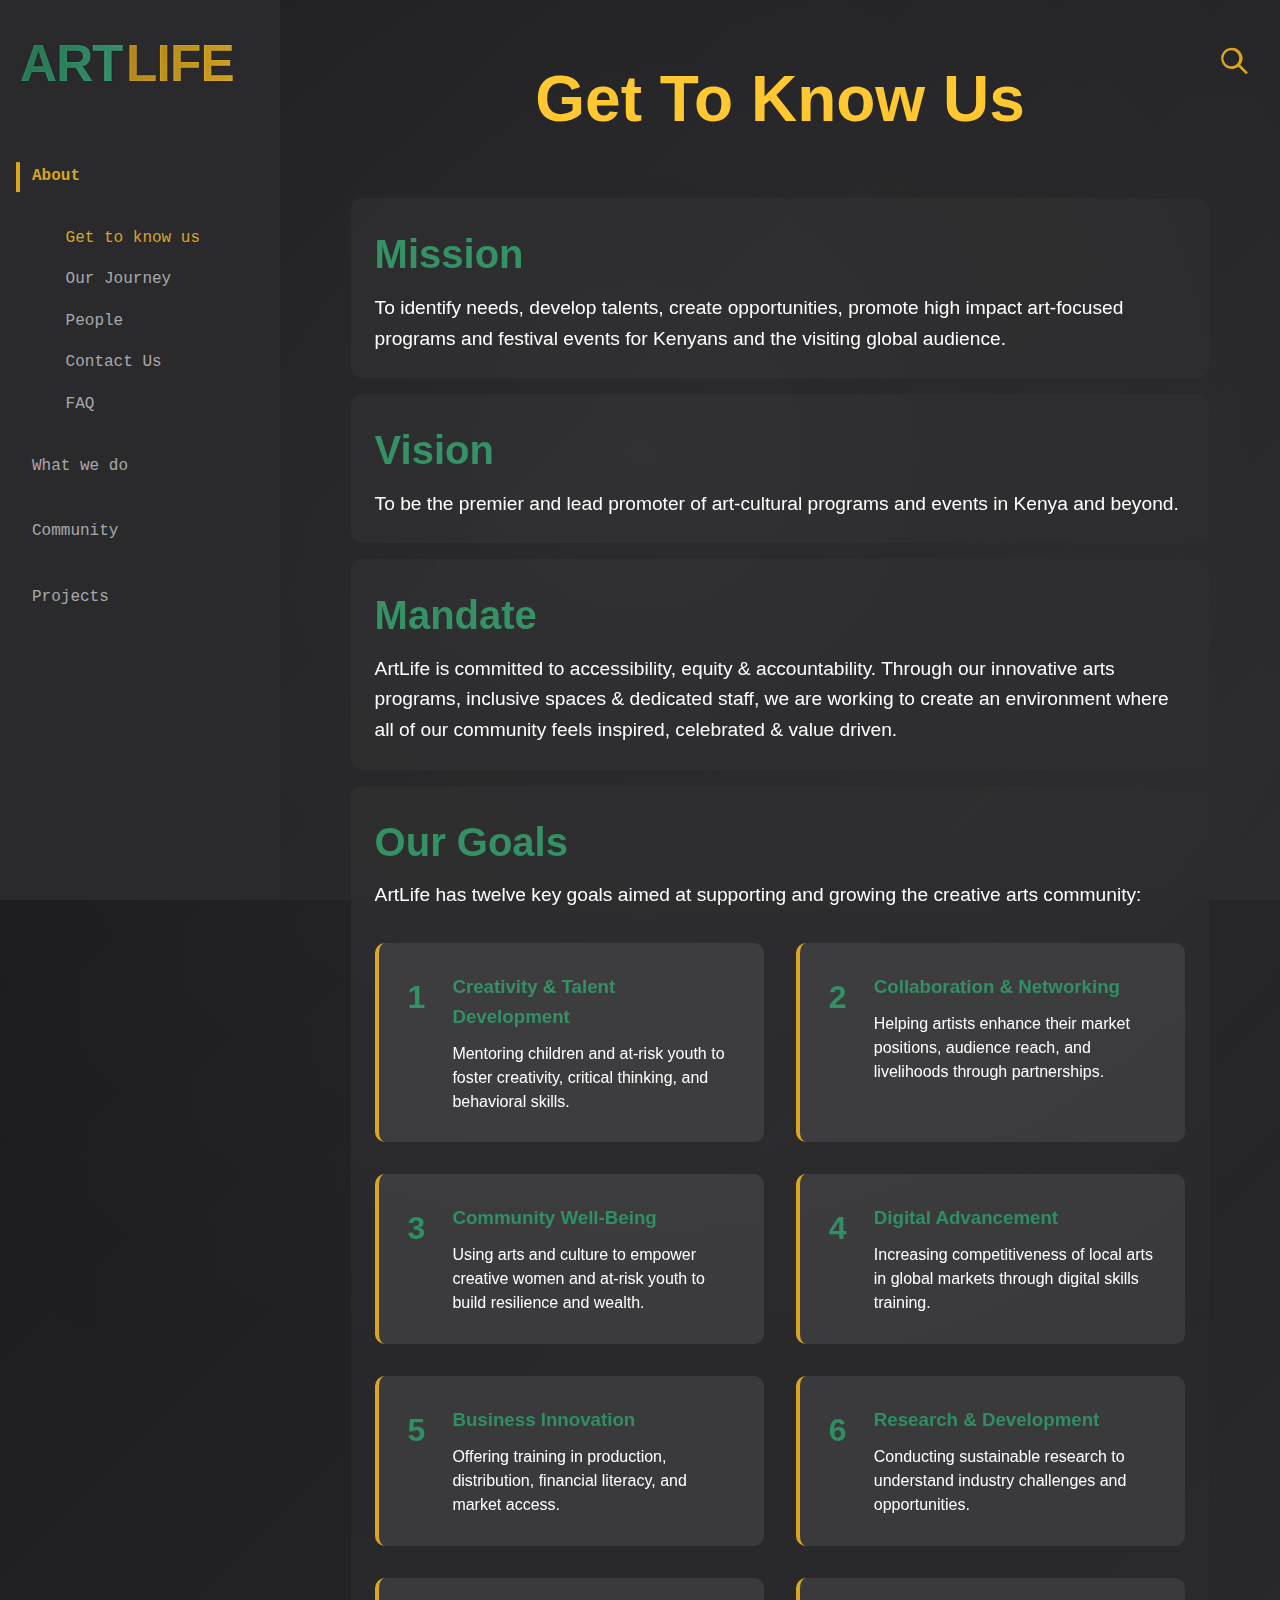
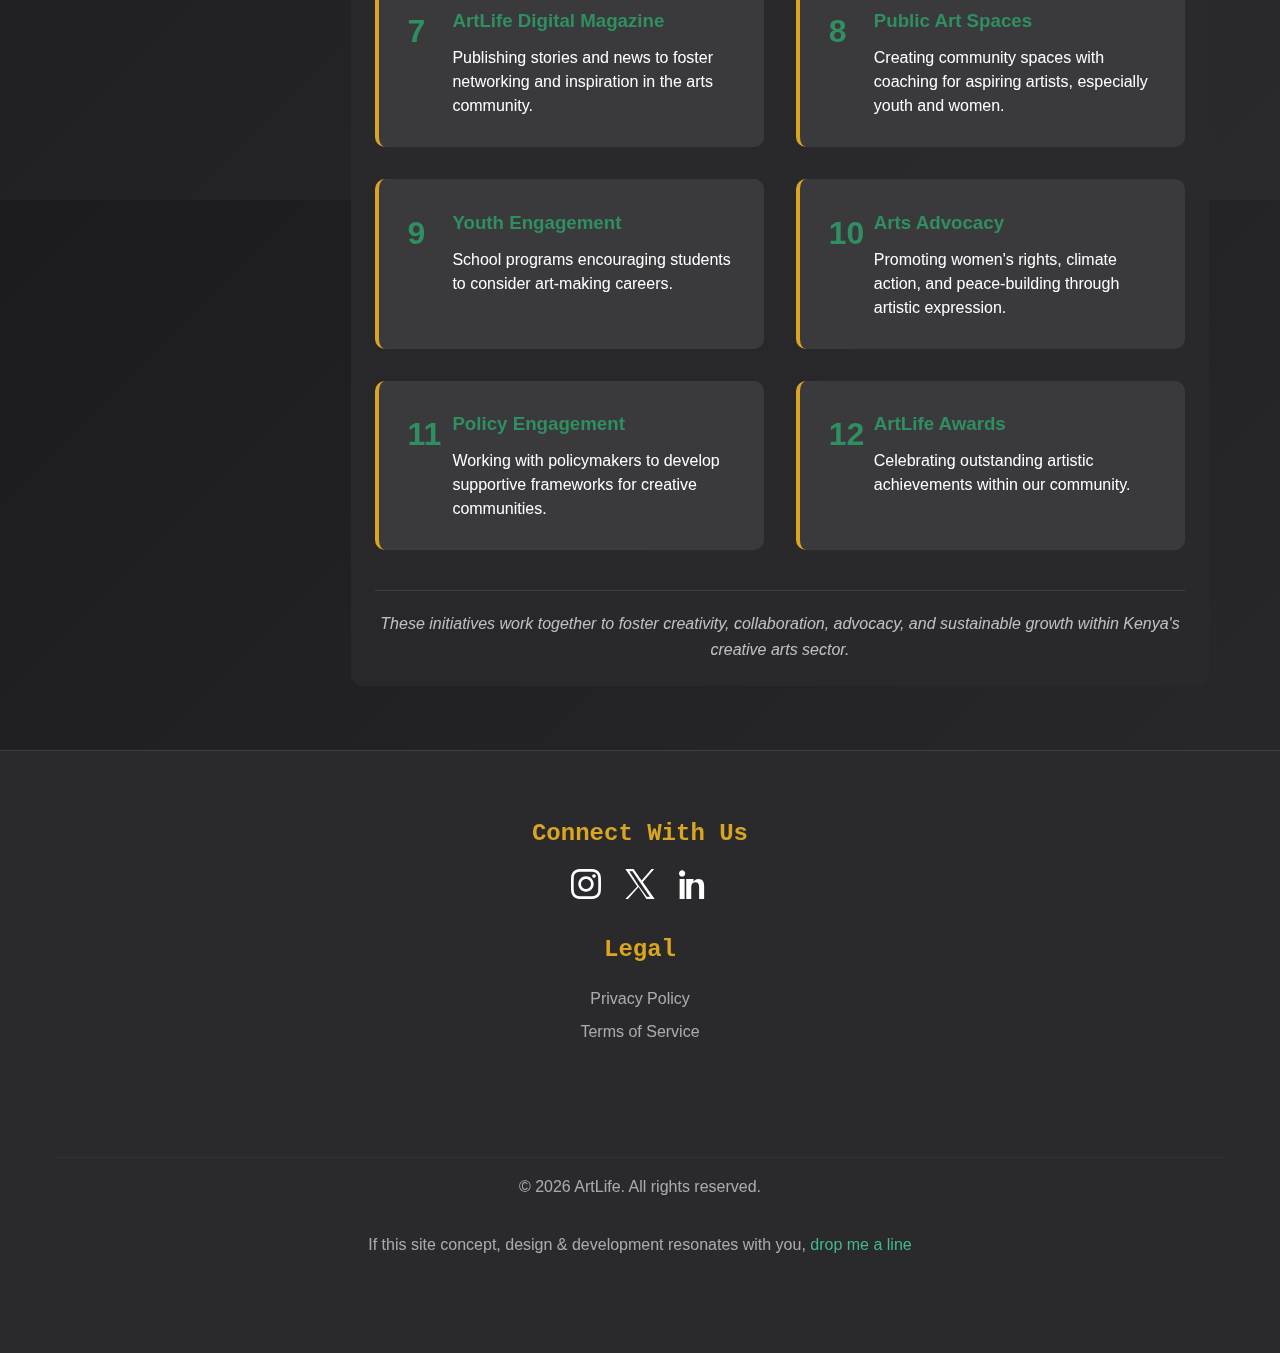
<file: about.html>
<!DOCTYPE html>
<html lang="en">
<head>
  <meta charset="UTF-8">
  <meta name="viewport" content="width=device-width, initial-scale=1.0">
  <title>About | ArtLife</title>
  <link rel="stylesheet" href="css/styles.css">
</head>

<body class="subpage about-page">
  <!-- Logo and Search -->
  <div class="subpage-logo-container">
    <a href="index.html" class="subpage-logo-link">
      <span class="subpage-word art">ART</span>
      <span class="subpage-word life">LIFE</span>
    </a>
  </div>
  
  <div class="subpage-search-container">
    <button class="subpage-search-icon" id="search-toggle" aria-label="Open search">
      <svg xmlns="http://www.w3.org/2000/svg" viewBox="0 0 24 24">
        <path d="M10 2a8 8 0 105.293 14.293l5.707 5.707 1.414-1.414-5.707-5.707A8 8 0 0010 2zm0 2a6 6 0 110 12A6 6 0 0110 4z"/>
      </svg>
    </button>
  </div>

  <!-- Search Overlay -->
  <div id="search-overlay" class="search-overlay">
    <div class="search-box">
      <input type="text" id="search-input" placeholder="Search artworks, programs...">
      <button class="close-search" aria-label="Close search">&times;</button>
    </div>
  </div>

  <aside class="sidebar">
    <nav class="sidebar-nav">
    <a href="about.html" class="nav-link active">About</a>
      
    <!-- Vertical Section Menu -->

    <div class="section-menu">
      <a href="about.html" class="section-menu-item" data-target="GTKU">
        <span>Get to know us</span>
      </a>
      <a href="OurJourney.html" class="section-menu-item" data-target="history">
        <span>Our Journey</span>
      </a>
      <a href="People.html" class="section-menu-item" data-target="people">
        <span>People</span>
      </a> 
      <a href="contact.html" class="section-menu-item" data-target="contact">
        <span>Contact Us</span>
      </a> 
      <a href="faq.html" class="section-menu-item active" data-target="faq-page">
        <span>FAQ</span>
      </a>
    </div>
      
    <a href="what_we_do.html" class="nav-link">What we do</a>
    <a href="support.html" class="nav-link">Community</a>
    <a href="projects.html" class="nav-link">Projects</a>
    </nav>
  </aside>

  <!-- Main Content -->
  <main class="main-content">
    <article>
      <h1 class="about-heading">Get To Know Us</h1>

      <section id="mission" class="content-section">
        <div class="about-subheading">Mission</div>  
        <div class="sub-about-subheading">    
          <p>To identify needs, develop talents, create opportunities, promote high impact art-focused programs and festival events for Kenyans and the visiting global audience.</p>
        </div>
      </section>

      <section id="vision" class="content-section">
        <div class="about-subheading">Vision</div>   
        <div class="sub-about-subheading">      
          <p>To be the premier and lead promoter of art-cultural programs and events in Kenya and beyond.</p>
        </div>       
      </section>

      <section id="mandate" class="content-section">
        <div class="about-subheading">Mandate</div> 
        <div class="sub-about-subheading">      
          <p>ArtLife is committed to accessibility, equity & accountability. Through our innovative arts programs, inclusive spaces & dedicated staff, we are working to create an environment where all of our community feels inspired, celebrated & value driven.</p>
        </div>  
      </section>

      <section id="deliverables" class="content-section">
        <div class="about-subheading">Our Goals</div>  
        <div class="sub-about-subheading">       
          <p>ArtLife has twelve key goals aimed at supporting and growing the creative arts community:</p>
        </div>
        
        <div class="goals-grid">
            <div class="goal-card">
            <div class="goal-number">1</div>
            <div class="goal-content">
                <h3>Creativity & Talent Development</h3>
                <p>Mentoring children and at-risk youth to foster creativity, critical thinking, and behavioral skills.</p>
            </div>
            </div>
            
            <div class="goal-card">
            <div class="goal-number">2</div>
            <div class="goal-content">
                <h3>Collaboration & Networking</h3>
                <p>Helping artists enhance their market positions, audience reach, and livelihoods through partnerships.</p>
            </div>
            </div>
            
            <div class="goal-card">
            <div class="goal-number">3</div>
            <div class="goal-content">
                <h3>Community Well-Being</h3>
                <p>Using arts and culture to empower creative women and at-risk youth to build resilience and wealth.</p>
            </div>
            </div>
            
            <div class="goal-card">
            <div class="goal-number">4</div>
            <div class="goal-content">
                <h3>Digital Advancement</h3>
                <p>Increasing competitiveness of local arts in global markets through digital skills training.</p>
            </div>
            </div>
            
            <div class="goal-card">
            <div class="goal-number">5</div>
            <div class="goal-content">
                <h3>Business Innovation</h3>
                <p>Offering training in production, distribution, financial literacy, and market access.</p>
            </div>
            </div>
            
            <div class="goal-card">
            <div class="goal-number">6</div>
            <div class="goal-content">
                <h3>Research & Development</h3>
                <p>Conducting sustainable research to understand industry challenges and opportunities.</p>
            </div>
            </div>
            
            <div class="goal-card">
            <div class="goal-number">7</div>
            <div class="goal-content">
                <h3>ArtLife Digital Magazine</h3>
                <p>Publishing stories and news to foster networking and inspiration in the arts community.</p>
            </div>
            </div>
            
            <div class="goal-card">
            <div class="goal-number">8</div>
            <div class="goal-content">
                <h3>Public Art Spaces</h3>
                <p>Creating community spaces with coaching for aspiring artists, especially youth and women.</p>
            </div>
            </div>
            
            <div class="goal-card">
            <div class="goal-number">9</div>
            <div class="goal-content">
                <h3>Youth Engagement</h3>
                <p>School programs encouraging students to consider art-making careers.</p>
            </div>
            </div>
            
            <div class="goal-card">
            <div class="goal-number">10</div>
            <div class="goal-content">
                <h3>Arts Advocacy</h3>
                <p>Promoting women's rights, climate action, and peace-building through artistic expression.</p>
            </div>
            </div>
            
            <div class="goal-card">
            <div class="goal-number">11</div>
            <div class="goal-content">
                <h3>Policy Engagement</h3>
                <p>Working with policymakers to develop supportive frameworks for creative communities.</p>
            </div>
            </div>
            
            <div class="goal-card">
            <div class="goal-number">12</div>
            <div class="goal-content">
                <h3>ArtLife Awards</h3>
                <p>Celebrating outstanding artistic achievements within our community.</p>
            </div>
            </div>
        </div>
        
        <p class="goals-summary">These initiatives work together to foster creativity, collaboration, advocacy, and sustainable growth within Kenya's creative arts sector.</p>
      </section>
      
    </article>
  </main>  

  <!-- Footer -->
  <footer class="site-footer reveal">
    <div class="footer-content">
      <div class="footer-group">
        <div class="footer-section">
          <h3>Connect With Us</h3>
          <div class="social-links">
            <a href="https://www.instagram.com/art_life_group_/" target="_blank" rel="noopener noreferrer" aria-label="Instagram">
              <svg class="social-icon" xmlns="http://www.w3.org/2000/svg" viewBox="0 0 24 24" width="24" height="24">
                <path d="M12 2.163c3.204 0 3.584.012 4.85.07 3.252.148 4.771 1.691 4.919 4.919.058 1.265.069 1.645.069 4.849 0 3.205-.012 3.584-.069 4.849-.149 3.225-1.664 4.771-4.919 4.919-1.266.058-1.644.07-4.85.07-3.204 0-3.584-.012-4.849-.07-3.26-.149-4.771-1.699-4.919-4.92-.058-1.265-.07-1.644-.07-4.849 0-3.204.013-3.583.07-4.849.149-3.227 1.664-4.771 4.919-4.919 1.266-.057 1.645-.069 4.849-.069zm0-2.163c-3.259 0-3.667.014-4.947.072-4.358.2-6.78 2.618-6.98 6.98-.059 1.281-.073 1.689-.073 4.948 0 3.259.014 3.668.072 4.948.2 4.358 2.618 6.78 6.98 6.98 1.281.058 1.689.072 4.948.072 3.259 0 3.668-.014 4.948-.072 4.354-.2 6.782-2.618 6.979-6.98.059-1.28.073-1.689.073-4.948 0-3.259-.014-3.667-.072-4.947-.196-4.354-2.617-6.78-6.979-6.98-1.281-.059-1.69-.073-4.949-.073zm0 5.838c-3.403 0-6.162 2.759-6.162 6.162s2.759 6.163 6.162 6.163 6.162-2.759 6.162-6.163c0-3.403-2.759-6.162-6.162-6.162zm0 10.162c-2.209 0-4-1.79-4-4 0-2.209 1.791-4 4-4s4 1.791 4 4c0 2.21-1.791 4-4 4zm6.406-11.845c-.796 0-1.441.645-1.441 1.44s.645 1.44 1.441 1.44c.795 0 1.439-.645 1.439-1.44s-.644-1.44-1.439-1.44z"/>
              </svg>
            </a>
            <a href="https://x.com/Art_Life_Group" target="_blank" rel="noopener noreferrer" aria-label="Twitter">
              <svg class="social-icon" xmlns="http://www.w3.org/2000/svg" viewBox="0 0 1200 1227" width="32" height="32" fill="white">
                <path d="M714.299 536.809 1181.38 0H1073.9L664.906 470.61 337.154 0H0L489.932 710.652 0 1227h107.477l433.206-488.444L862.846 1227H1200L714.299 536.809Zm-152.289 171.713-50.266-73.648L163.503 90.75h127.736l293.225 429.721 50.266 73.648 372.225 545.813H879.954L562.01 708.522Z"/>
              </svg>
            </a>
            <a href="https://ke.linkedin.com/company/art-life-group" target="_blank" rel="noopener noreferrer" aria-label="LinkedIn">
              <svg class="social-icon" xmlns="http://www.w3.org/2000/svg" viewBox="0 0 24 24" width="24" height="24">
                <path d="M4.98 3.5C4.98 4.88 3.88 6 2.5 6S0 4.88 0 3.5 1.12 1 2.5 1 4.98 2.12 4.98 3.5zM.5 8h4V24h-4V8zm7.5 0h3.6v2.2h.1c.5-.9 1.8-2.2 3.7-2.2 4 0 4.7 2.6 4.7 6v9.9h-4v-8.7c0-2.1-.1-4.7-2.9-4.7-2.9 0-3.4 2.3-3.4 4.6v8.8h-4V8z"/>
              </svg>
            </a>
          </div>
        </div>    

        <div class="footer-section">
          <h3>Legal</h3>
          <a href="privacy.html">Privacy Policy</a>
          <a href="terms.html">Terms of Service</a>
        </div>
      </div>

      <div class="copyright">
        <p>&copy; <span id="current-year"></span> ArtLife. All rights reserved.</p>
      </div>

      <div class="self-promo">
        <p>
          If this site concept, design & development resonates with you, <a href="mailto:kibiwott.studio@proton.me">drop me a line</a>
        </p>
      </div>
    </div>
  </footer>

  <script>
    // Wait for DOM to be fully loaded
    document.addEventListener('DOMContentLoaded', function() {
      // Set current year with error handling
      try {
        const yearElement = document.getElementById('current-year');
        if (yearElement) {
          yearElement.textContent = new Date().getFullYear();
        } else {
          console.warn('Element with ID "current-year" not found');
        }
      } catch (error) {
        console.error('Error setting current year:', error);
      }

      // Enhanced search functionality
      const searchToggle = document.getElementById('search-toggle');
      const searchOverlay = document.getElementById('search-overlay');
      const closeSearch = document.querySelector('.close-search');
      const searchInput = document.getElementById('search-input');

      // Check if search elements exist
      if (searchToggle && searchOverlay && closeSearch && searchInput) {
        // Toggle search overlay
        searchToggle.addEventListener('click', function(e) {
          e.preventDefault();
          searchOverlay.classList.add('active');
          searchInput.focus();
        });

        // Close search
        closeSearch.addEventListener('click', function(e) {
          e.preventDefault();
          closeSearchOverlay();
        });

        // Close when clicking outside or pressing Escape
        searchOverlay.addEventListener('click', function(e) {
          if (e.target === searchOverlay) {
            closeSearchOverlay();
          }
        });

        document.addEventListener('keydown', function(e) {
          if (e.key === 'Escape' && searchOverlay.classList.contains('active')) {
            closeSearchOverlay();
          }
        });

        // Helper function to close search
        function closeSearchOverlay() {
          searchOverlay.classList.remove('active');
          searchInput.value = '';
        }
      } else {
        console.warn('One or more search elements missing');
      }

      // Add your section menu highlighting logic here if needed
      highlightActiveMenuItem();
    });

    // Function to highlight active menu item
    function highlightActiveMenuItem() {
      try {
        const currentPath = window.location.pathname.split('/').pop();
        const navLinks = document.querySelectorAll('.nav-link, .section-menu-item');
        
        navLinks.forEach(link => {
          const linkPath = link.getAttribute('href').split('/').pop();
          if (linkPath === currentPath || 
              (currentPath === 'about_us.html' && linkPath.includes('about'))) {
            link.classList.add('active');
          } else {
            link.classList.remove('active');
          }
        });
      } catch (error) {
        console.error('Error highlighting menu item:', error);
      }
    }
  </script>
</body>
</html>
</file>
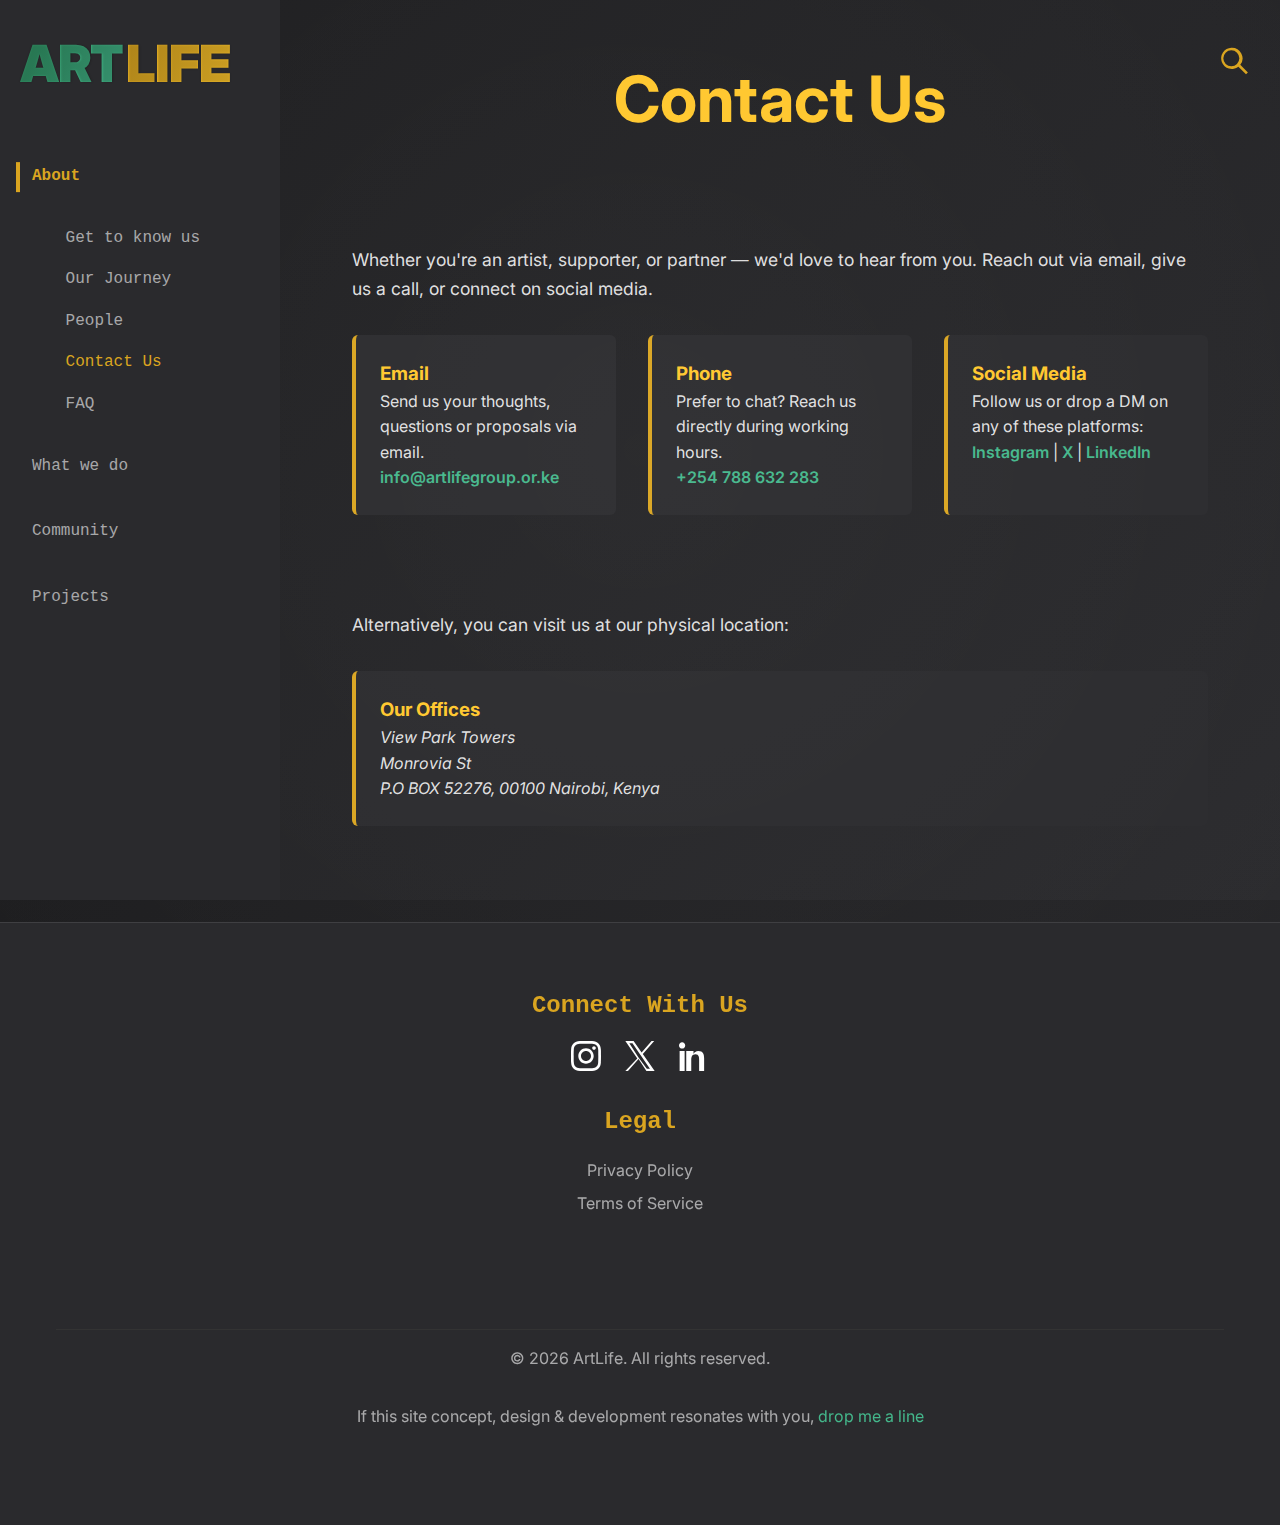
<file: contact.html>
<!DOCTYPE html>
<html lang="en">
<head>
  <meta charset="UTF-8">
  <meta name="viewport" content="width=device-width, initial-scale=1.0">
  <title>Contact Us | ArtLife</title>
  <link rel="stylesheet" href="css/styles.css">
  <link href="https://fonts.googleapis.com/css2?family=Inter:wght@400;600&display=swap" rel="stylesheet">
  <style>
    :root {
      --primary: #DAA520;
      --primary-light: #FFC72C;
      --secondary: #44B78B;
      --secondary-dark: #2F8F61;
      --dark: #1C1C1E;
      --darker: #2A2A2D;
      --light: #FFFFFF;
      --text-light: rgba(255, 255, 255, 0.87);
    }

    .contact-section {
      padding: 3rem 1.5rem;
      max-width: 1400px;
      margin: 0 auto;
    }

    .contact-intro {
      margin-bottom: 2rem;
      font-size: 1.1rem;
    }

    .contact-methods {
      display: flex;
      flex-direction: column;
      gap: 2rem;
    }

    .contact-method {
      background-color: var(--darker);
      padding: 1.5rem;
      border-left: 4px solid var(--primary);
      border-radius: 6px;
    }

    .contact-method h3 {
      margin-top: 0;
      color: var(--primary-light);
    }

    .contact-method a {
      color: var(--secondary);
      text-decoration: none;
      font-weight: 600;
    }

    .contact-method a:hover {
      color: var(--primary);
    }

    @media (min-width: 700px) {
      .contact-methods {
        flex-direction: row;
        justify-content: space-between;
      }

      .contact-method {
        flex: 1;
      }
    }   
  </style>
</head>

<body class="subpage contact-page">
  <!-- Logo and Search -->
  <div class="subpage-logo-container">
    <a href="index.html" class="subpage-logo-link">
      <span class="subpage-word art">ART</span>
      <span class="subpage-word life">LIFE</span>
    </a>
  </div>

  <div class="subpage-search-container">
    <button class="subpage-search-icon" id="search-toggle" aria-label="Open search">
      <svg xmlns="http://www.w3.org/2000/svg" viewBox="0 0 24 24">
        <path d="M10 2a8 8 0 105.293 14.293l5.707 5.707 1.414-1.414-5.707-5.707A8 8 0 0010 2zm0 2a6 6 0 110 12A6 6 0 0110 4z"/>
      </svg>
    </button>
  </div>

  <!-- Search Overlay -->
  <div id="search-overlay" class="search-overlay">
    <div class="search-box">
      <input type="text" id="search-input" placeholder="Search artworks, programs...">
      <button class="close-search" aria-label="Close search">&times;</button>
    </div>
  </div>

 <aside class="sidebar">
    <nav class="sidebar-nav">
    <a href="about.html" class="nav-link active">About</a>
      
    <!-- Vertical Section Menu -->
    <div class="section-menu">
      <a href="about.html" class="section-menu-item" data-target="GTKU">
        <span>Get to know us</span>
      </a>
      <a href="OurJourney.html" class="section-menu-item" data-target="history">
        <span>Our Journey</span>
      </a>
      <a href="People.html" class="section-menu-item" data-target="people">
        <span>People</span>
      </a> 
      <a href="contact.html" class="section-menu-item active" data-target="contact">
        <span>Contact Us</span>
      </a> 
      <a href="faq.html" class="section-menu-item" data-target="faq-page">
        <span>FAQ</span>
      </a>
    </div>
      
    <a href="what_we_do.html" class="nav-link">What we do</a>
    <a href="support.html" class="nav-link">Community</a>
    <a href="projects.html" class="nav-link">Projects</a>
    </nav>
  </aside>

  <!-- Main Content -->
  <main class="main-content">
    <article>
      <header>
        <h1 class="about-heading">Contact Us</h1>
      </header>

      <section class="contact-section">
        <p class="contact-intro">
          Whether you're an artist, supporter, or partner — we'd love to hear from you. Reach out via email, give us a call, or connect on social media.
        </p>

        <div class="contact-methods">
          <div class="contact-method">
            <h3>Email</h3>
            <p>Send us your thoughts, questions or proposals via email.</p>
            <p><a href="mailto:info@artlifegroup.or.ke">info@artlifegroup.or.ke</a></p>
          </div>

          <div class="contact-method">
            <h3>Phone</h3>
            <p>Prefer to chat? Reach us directly during working hours.</p>
            <p><a href="tel:+254788632283">+254 788 632 283</a></p>
          </div>

          <div class="contact-method">
            <h3>Social Media</h3>
            <p>Follow us or drop a DM on any of these platforms:</p>
            <p>
              <a href="https://www.instagram.com/art_life_group_/" target="_blank">Instagram</a> |
              <a href="https://x.com/Art_Life_Group" target="_blank">X</a> | 
              <a href="https://ke.linkedin.com/company/art-life-group" target="_blank">LinkedIn</a>
            </p>
          </div>
        </div>
      </section>

      <section class="contact-section">
        <p class="contact-intro">
          Alternatively, you can visit us at our physical location:
        </p>
        <div class="contact-method">
          <h3>Our Offices</h3>
          <address>
            <p>View Park Towers</p>
            <p>Monrovia St</p>
            <p>P.O BOX 52276, 00100 Nairobi, Kenya</p>
          </address>
        </div>
      </section>

    </article>
  </main>

  <!-- Footer -->
  <footer class="site-footer reveal">
    <div class="footer-content">
      <div class="footer-group">
        <div class="footer-section">
          <h3>Connect With Us</h3>
          <div class="social-links">
            <a href="https://www.instagram.com/art_life_group_/" target="_blank" rel="noopener noreferrer" aria-label="Instagram">
              <svg class="social-icon" xmlns="http://www.w3.org/2000/svg" viewBox="0 0 24 24" width="24" height="24">
                <path d="M12 2.163c3.204 0 3.584.012 4.85.07 3.252.148 4.771 1.691 4.919 4.919.058 1.265.069 1.645.069 4.849 0 3.205-.012 3.584-.069 4.849-.149 3.225-1.664 4.771-4.919 4.919-1.266.058-1.644.07-4.85.07-3.204 0-3.584-.012-4.849-.07-3.26-.149-4.771-1.699-4.919-4.92-.058-1.265-.07-1.644-.07-4.849 0-3.204.013-3.583.07-4.849.149-3.227 1.664-4.771 4.919-4.919 1.266-.057 1.645-.069 4.849-.069zm0-2.163c-3.259 0-3.667.014-4.947.072-4.358.2-6.78 2.618-6.98 6.98-.059 1.281-.073 1.689-.073 4.948 0 3.259.014 3.668.072 4.948.2 4.358 2.618 6.78 6.98 6.98 1.281.058 1.689.072 4.948.072 3.259 0 3.668-.014 4.948-.072 4.354-.2 6.782-2.618 6.979-6.98.059-1.28.073-1.689.073-4.948 0-3.259-.014-3.667-.072-4.947-.196-4.354-2.617-6.78-6.979-6.98-1.281-.059-1.69-.073-4.949-.073zm0 5.838c-3.403 0-6.162 2.759-6.162 6.162s2.759 6.163 6.162 6.163 6.162-2.759 6.162-6.163c0-3.403-2.759-6.162-6.162-6.162zm0 10.162c-2.209 0-4-1.79-4-4 0-2.209 1.791-4 4-4s4 1.791 4 4c0 2.21-1.791 4-4 4zm6.406-11.845c-.796 0-1.441.645-1.441 1.44s.645 1.44 1.441 1.44c.795 0 1.439-.645 1.439-1.44s-.644-1.44-1.439-1.44z"/>
              </svg>
            </a>
            <a href="https://x.com/Art_Life_Group" target="_blank" rel="noopener noreferrer" aria-label="Twitter">
              <svg class="social-icon" xmlns="http://www.w3.org/2000/svg" viewBox="0 0 1200 1227" width="32" height="32" fill="white">
                <path d="M714.299 536.809 1181.38 0H1073.9L664.906 470.61 337.154 0H0L489.932 710.652 0 1227h107.477l433.206-488.444L862.846 1227H1200L714.299 536.809Zm-152.289 171.713-50.266-73.648L163.503 90.75h127.736l293.225 429.721 50.266 73.648 372.225 545.813H879.954L562.01 708.522Z"/>
              </svg>
            </a>
            <a href="https://ke.linkedin.com/company/art-life-group" target="_blank" rel="noopener noreferrer" aria-label="LinkedIn">
              <svg class="social-icon" xmlns="http://www.w3.org/2000/svg" viewBox="0 0 24 24" width="24" height="24">
                <path d="M4.98 3.5C4.98 4.88 3.88 6 2.5 6S0 4.88 0 3.5 1.12 1 2.5 1 4.98 2.12 4.98 3.5zM.5 8h4V24h-4V8zm7.5 0h3.6v2.2h.1c.5-.9 1.8-2.2 3.7-2.2 4 0 4.7 2.6 4.7 6v9.9h-4v-8.7c0-2.1-.1-4.7-2.9-4.7-2.9 0-3.4 2.3-3.4 4.6v8.8h-4V8z"/>
              </svg>
            </a>
          </div>
        </div>    

        <div class="footer-section">
          <h3>Legal</h3>
          <a href="privacy.html">Privacy Policy</a>
          <a href="terms.html">Terms of Service</a>
        </div>
      </div>

      <div class="copyright">
        <p>&copy; <span id="current-year"></span> ArtLife. All rights reserved.</p>
      </div>

      <div class="self-promo">
        <p>
          If this site concept, design & development resonates with you, <a href="mailto:kibiwott.studio@proton.me">drop me a line</a>
        </p>
      </div>
    </div>
  </footer>

  <script>
    // Set current year
    document.getElementById('current-year').textContent = new Date().getFullYear();

    // Search functionality
    const searchToggle = document.getElementById('search-toggle');
    const searchOverlay = document.getElementById('search-overlay');
    const closeSearch = document.querySelector('.close-search');

    searchToggle.addEventListener('click', () => {
      searchOverlay.classList.add('active');
      document.getElementById('search-input').focus();
    });

    closeSearch.addEventListener('click', () => {
      searchOverlay.classList.remove('active');
    });

    searchOverlay.addEventListener('click', (e) => {
      if (e.target === searchOverlay) {
        searchOverlay.classList.remove('active');
      }
    });
  </script>
</body>
</html>
</file>
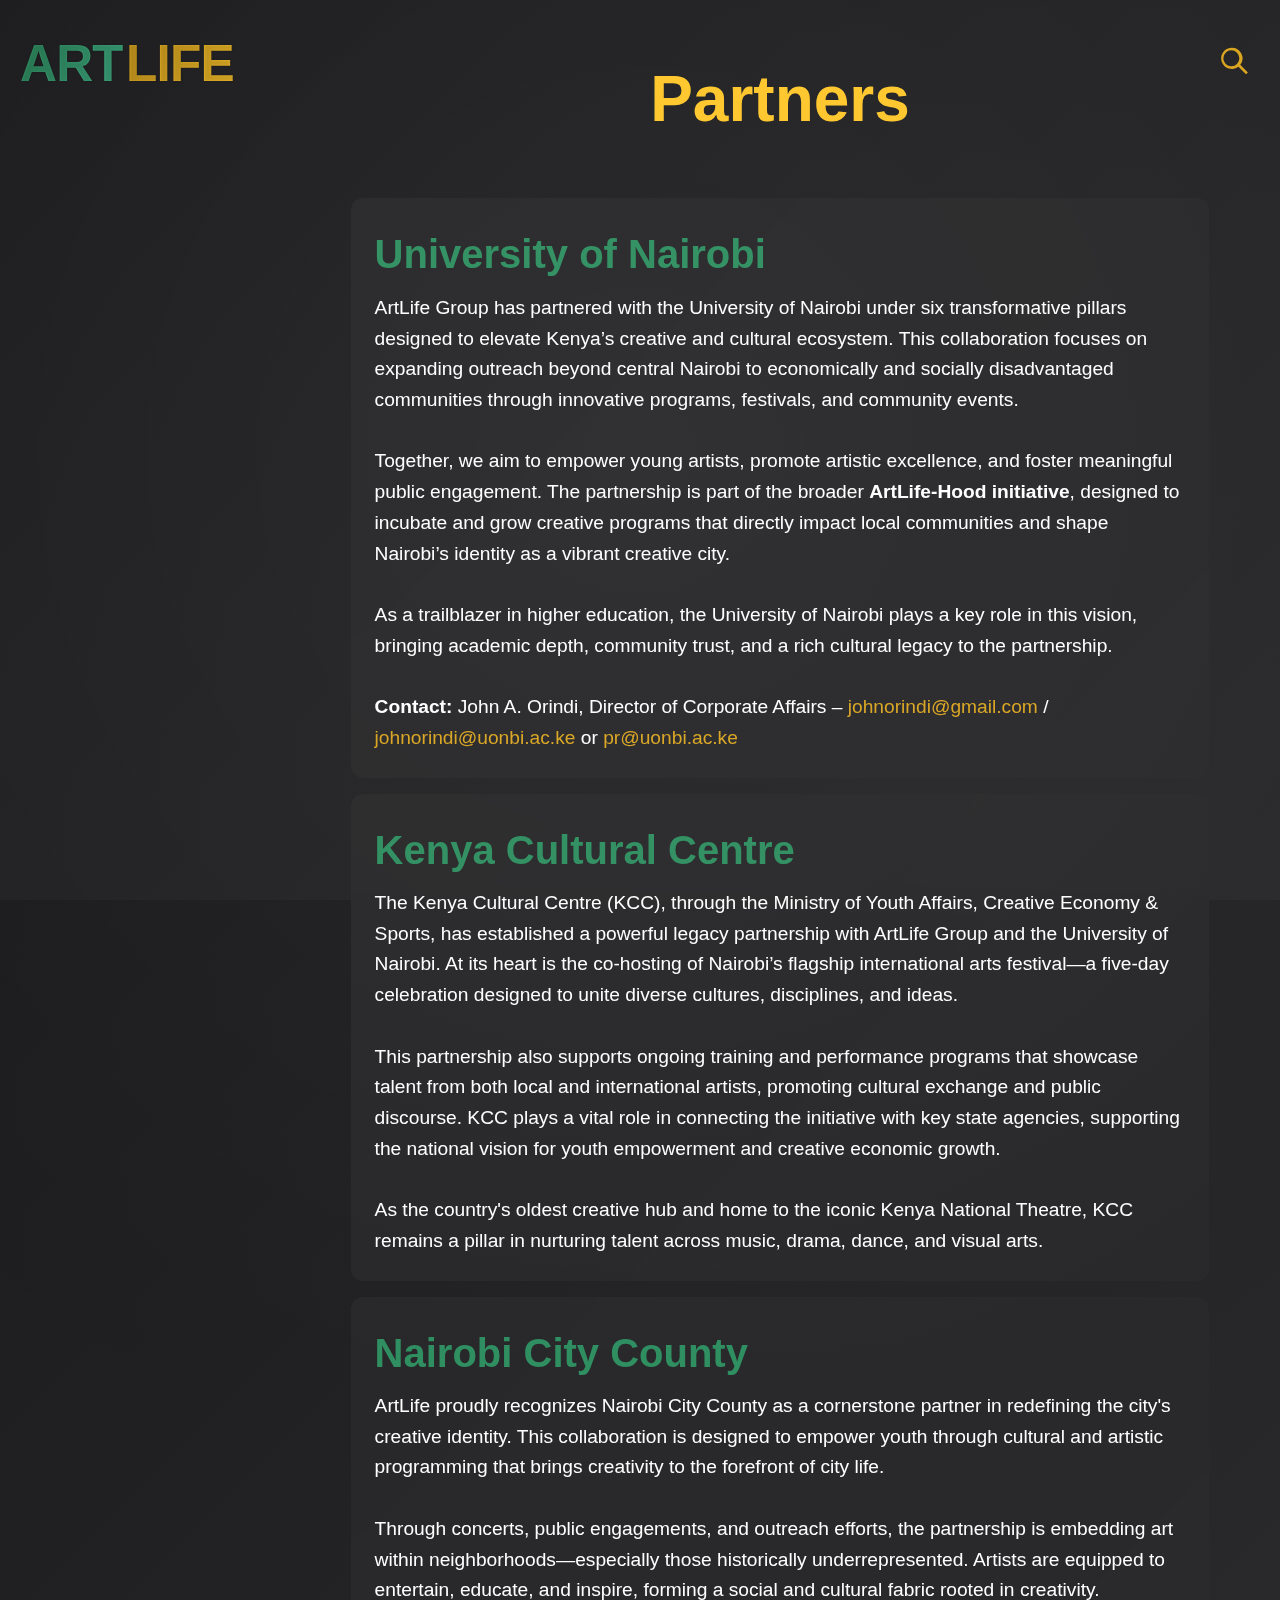
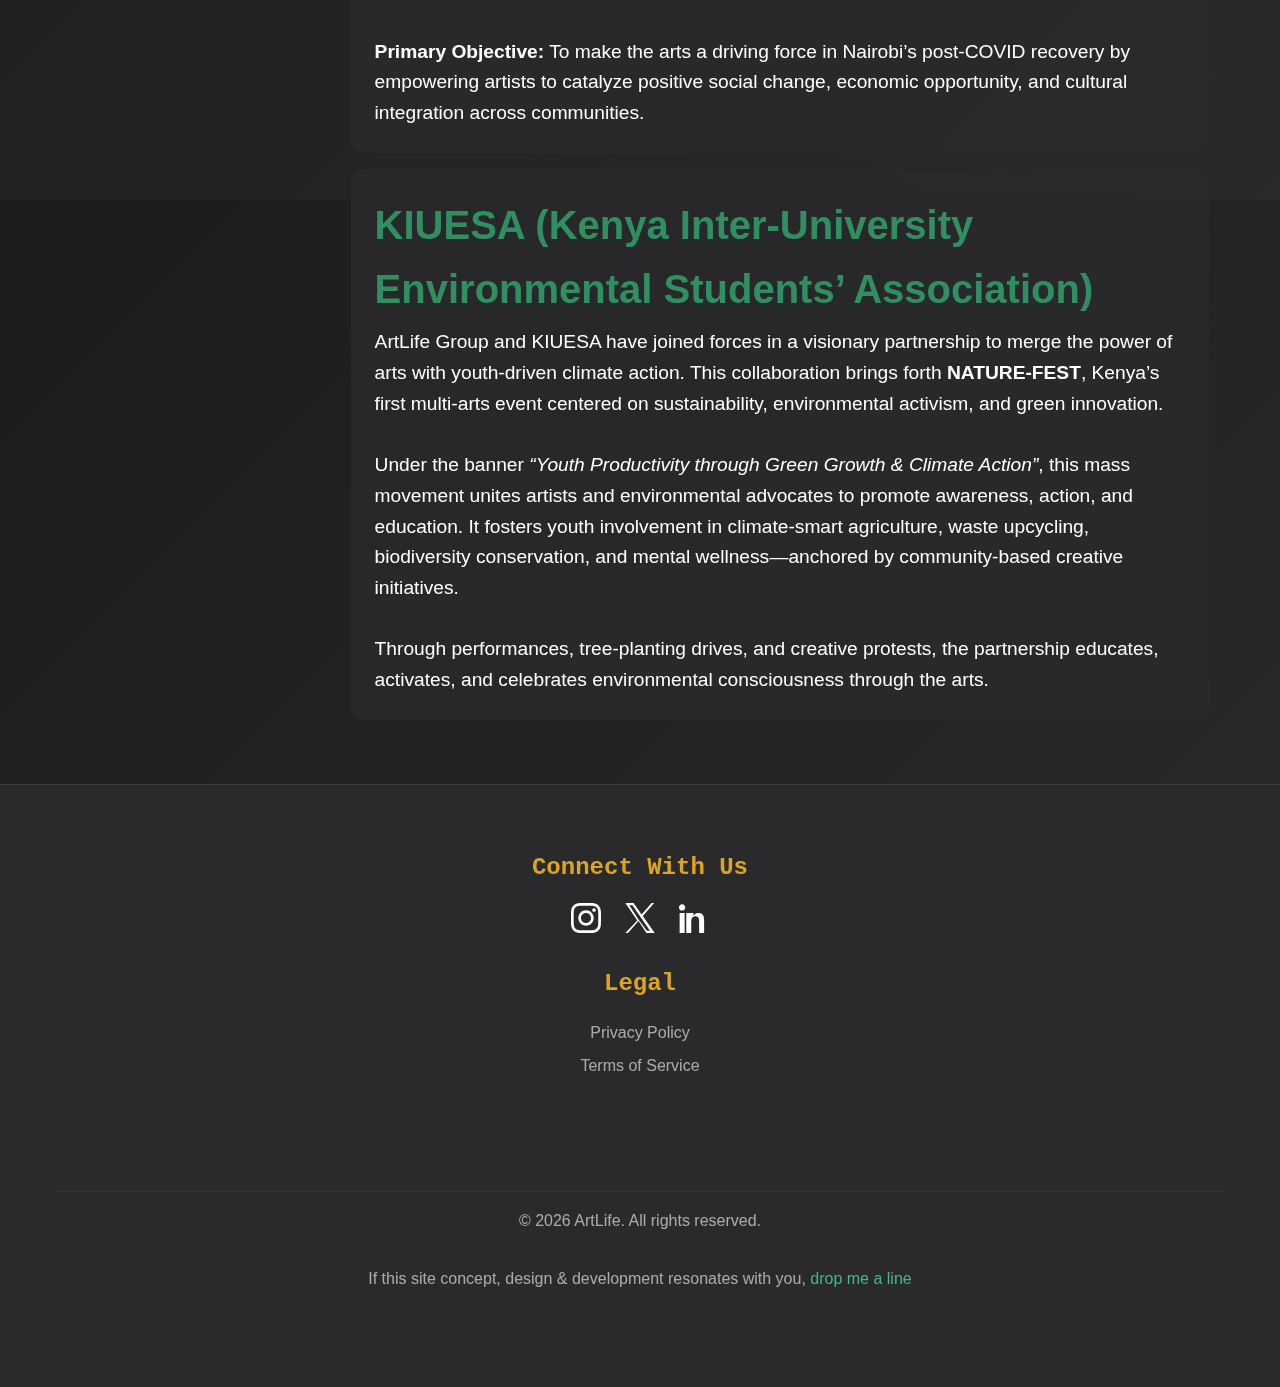
<file: ExistingPartners.html>
<!DOCTYPE html>
<html lang="en">
<head>
  <meta charset="UTF-8" />
  <meta name="viewport" content="width=device-width, initial-scale=1.0"/>
  <title>Partners | ArtLife</title>
  <link rel="stylesheet" href="css/styles.css" />
</head>

<body class="subpage faq-page">
  <!-- Logo and Search -->
  <div class="subpage-logo-container">
    <a href="index.html" class="subpage-logo-link">
      <span class="subpage-word art">ART</span>
      <span class="subpage-word life">LIFE</span>
    </a>
  </div>

  <div class="subpage-search-container">
    <button class="subpage-search-icon" id="search-toggle" aria-label="Open search">
      <svg xmlns="http://www.w3.org/2000/svg" viewBox="0 0 24 24">
        <path d="M10 2a8 8 0 105.293 14.293l5.707 5.707 1.414-1.414-5.707-5.707A8 8 0 0010 2zm0 2a6 6 0 110 12A6 6 0 0110 4z"/>
      </svg>
    </button>
  </div>

  <div id="search-overlay" class="search-overlay">
    <div class="search-box">
      <input type="text" id="search-input" placeholder="Search artworks, programs..." />
      <button class="close-search" aria-label="Close search">&times;</button>
    </div>
  </div>

    <main class="main-content">
    <article>
      <h1 class="about-heading">Partners</h1> 
      
      
      <section class="content-section">
        <div class="about-subheading">University of Nairobi</div>
        <div class="sub-about-subheading">
          <p>
            ArtLife Group has partnered with the University of Nairobi under six transformative pillars designed to elevate Kenya’s creative and cultural ecosystem. This collaboration focuses on expanding outreach beyond central Nairobi to economically and socially disadvantaged communities through innovative programs, festivals, and community events. 
            <br><br>
            Together, we aim to empower young artists, promote artistic excellence, and foster meaningful public engagement. The partnership is part of the broader <strong>ArtLife-Hood initiative</strong>, designed to incubate and grow creative programs that directly impact local communities and shape Nairobi’s identity as a vibrant creative city.
            <br><br>
            As a trailblazer in higher education, the University of Nairobi plays a key role in this vision, bringing academic depth, community trust, and a rich cultural legacy to the partnership. 
            <br><br>
            <strong>Contact:</strong> John A. Orindi, Director of Corporate Affairs – <a href="mailto:johnorindi@gmail.com">johnorindi@gmail.com</a> / <a href="mailto:johnorindi@uonbi.ac.ke">johnorindi@uonbi.ac.ke</a> or <a href="mailto:pr@uonbi.ac.ke">pr@uonbi.ac.ke</a>
          </p>
        </div>
      </section>

      <section class="content-section">
        <div class="about-subheading">Kenya Cultural Centre</div>
        <div class="sub-about-subheading">
          <p>
            The Kenya Cultural Centre (KCC), through the Ministry of Youth Affairs, Creative Economy & Sports, has established a powerful legacy partnership with ArtLife Group and the University of Nairobi. At its heart is the co-hosting of Nairobi’s flagship international arts festival—a five-day celebration designed to unite diverse cultures, disciplines, and ideas. 
            <br><br>
            This partnership also supports ongoing training and performance programs that showcase talent from both local and international artists, promoting cultural exchange and public discourse. KCC plays a vital role in connecting the initiative with key state agencies, supporting the national vision for youth empowerment and creative economic growth.
            <br><br>
            As the country's oldest creative hub and home to the iconic Kenya National Theatre, KCC remains a pillar in nurturing talent across music, drama, dance, and visual arts.
          </p>
        </div>
      </section>

      <section class="content-section">
        <div class="about-subheading">Nairobi City County</div>
        <div class="sub-about-subheading">
          <p>
            ArtLife proudly recognizes Nairobi City County as a cornerstone partner in redefining the city's creative identity. This collaboration is designed to empower youth through cultural and artistic programming that brings creativity to the forefront of city life.
            <br><br>
            Through concerts, public engagements, and outreach efforts, the partnership is embedding art within neighborhoods—especially those historically underrepresented. Artists are equipped to entertain, educate, and inspire, forming a social and cultural fabric rooted in creativity.
            <br><br>
            <strong>Primary Objective:</strong> To make the arts a driving force in Nairobi’s post-COVID recovery by empowering artists to catalyze positive social change, economic opportunity, and cultural integration across communities.
          </p>
        </div>
      </section>

      <section class="content-section">
        <div class="about-subheading">KIUESA (Kenya Inter-University Environmental Students’ Association)</div>
        <div class="sub-about-subheading">
          <p>
            ArtLife Group and KIUESA have joined forces in a visionary partnership to merge the power of arts with youth-driven climate action. This collaboration brings forth <strong>NATURE-FEST</strong>, Kenya’s first multi-arts event centered on sustainability, environmental activism, and green innovation.
            <br><br>
            Under the banner <em>“Youth Productivity through Green Growth & Climate Action”</em>, this mass movement unites artists and environmental advocates to promote awareness, action, and education. It fosters youth involvement in climate-smart agriculture, waste upcycling, biodiversity conservation, and mental wellness—anchored by community-based creative initiatives.
            <br><br>
            Through performances, tree-planting drives, and creative protests, the partnership educates, activates, and celebrates environmental consciousness through the arts.
          </p>
        </div>
      </section>

    </article>
  </main>


  <!-- Footer -->
  <footer class="site-footer reveal">
    <div class="footer-content">
      <div class="footer-group">
        <div class="footer-section">
          <h3>Connect With Us</h3>
          <div class="social-links">
            <a href="https://www.instagram.com/art_life_group_/" target="_blank" rel="noopener noreferrer" aria-label="Instagram">
              <svg class="social-icon" xmlns="http://www.w3.org/2000/svg" viewBox="0 0 24 24" width="24" height="24">
                <path d="M12 2.163c3.204 0 3.584.012 4.85.07 3.252.148 4.771 1.691 4.919 4.919.058 1.265.069 1.645.069 4.849 0 3.205-.012 3.584-.069 4.849-.149 3.225-1.664 4.771-4.919 4.919-1.266.058-1.644.07-4.85.07-3.204 0-3.584-.012-4.849-.07-3.26-.149-4.771-1.699-4.919-4.92-.058-1.265-.07-1.644-.07-4.849 0-3.204.013-3.583.07-4.849.149-3.227 1.664-4.771 4.919-4.919 1.266-.057 1.645-.069 4.849-.069zm0-2.163c-3.259 0-3.667.014-4.947.072-4.358.2-6.78 2.618-6.98 6.98-.059 1.281-.073 1.689-.073 4.948 0 3.259.014 3.668.072 4.948.2 4.358 2.618 6.78 6.98 6.98 1.281.058 1.689.072 4.948.072 3.259 0 3.668-.014 4.948-.072 4.354-.2 6.782-2.618 6.979-6.98.059-1.28.073-1.689.073-4.948 0-3.259-.014-3.667-.072-4.947-.196-4.354-2.617-6.78-6.979-6.98-1.281-.059-1.69-.073-4.949-.073zm0 5.838c-3.403 0-6.162 2.759-6.162 6.162s2.759 6.163 6.162 6.163 6.162-2.759 6.162-6.163c0-3.403-2.759-6.162-6.162-6.162zm0 10.162c-2.209 0-4-1.79-4-4 0-2.209 1.791-4 4-4s4 1.791 4 4c0 2.21-1.791 4-4 4zm6.406-11.845c-.796 0-1.441.645-1.441 1.44s.645 1.44 1.441 1.44c.795 0 1.439-.645 1.439-1.44s-.644-1.44-1.439-1.44z"/>
              </svg>
            </a>
            <a href="https://x.com/Art_Life_Group" target="_blank" rel="noopener noreferrer" aria-label="Twitter">
              <svg class="social-icon" xmlns="http://www.w3.org/2000/svg" viewBox="0 0 1200 1227" width="32" height="32" fill="white">
                <path d="M714.299 536.809 1181.38 0H1073.9L664.906 470.61 337.154 0H0L489.932 710.652 0 1227h107.477l433.206-488.444L862.846 1227H1200L714.299 536.809Zm-152.289 171.713-50.266-73.648L163.503 90.75h127.736l293.225 429.721 50.266 73.648 372.225 545.813H879.954L562.01 708.522Z"/>
              </svg>
            </a>
            <a href="https://ke.linkedin.com/company/art-life-group" target="_blank" rel="noopener noreferrer" aria-label="LinkedIn">
              <svg class="social-icon" xmlns="http://www.w3.org/2000/svg" viewBox="0 0 24 24" width="24" height="24">
                <path d="M4.98 3.5C4.98 4.88 3.88 6 2.5 6S0 4.88 0 3.5 1.12 1 2.5 1 4.98 2.12 4.98 3.5zM.5 8h4V24h-4V8zm7.5 0h3.6v2.2h.1c.5-.9 1.8-2.2 3.7-2.2 4 0 4.7 2.6 4.7 6v9.9h-4v-8.7c0-2.1-.1-4.7-2.9-4.7-2.9 0-3.4 2.3-3.4 4.6v8.8h-4V8z"/>
              </svg>
            </a>
          </div>
        </div>    

        <div class="footer-section">
          <h3>Legal</h3>
          <a href="privacy.html">Privacy Policy</a>
          <a href="terms.html">Terms of Service</a>
        </div>
      </div>

      <div class="copyright">
        <p>&copy; <span id="current-year"></span> ArtLife. All rights reserved.</p>
      </div>

      <div class="self-promo">
        <p>
          If this site concept, design & development resonates with you, <a href="mailto:kibiwott.studio@proton.me">drop me a line</a>
        </p>
      </div>
    </div>
  </footer>

  <script>
    document.getElementById('current-year').textContent = new Date().getFullYear();
    const searchToggle = document.getElementById('search-toggle');
    const searchOverlay = document.getElementById('search-overlay');
    const closeSearch = document.querySelector('.close-search');
    searchToggle.addEventListener('click', () => {
      searchOverlay.classList.add('active');
      document.getElementById('search-input').focus();
    });
    closeSearch.addEventListener('click', () => {
      searchOverlay.classList.remove('active');
    });
    searchOverlay.addEventListener('click', (e) => {
      if (e.target === searchOverlay) {
        searchOverlay.classList.remove('active');
      }
    });
  </script>
</body>
</html>
</file>
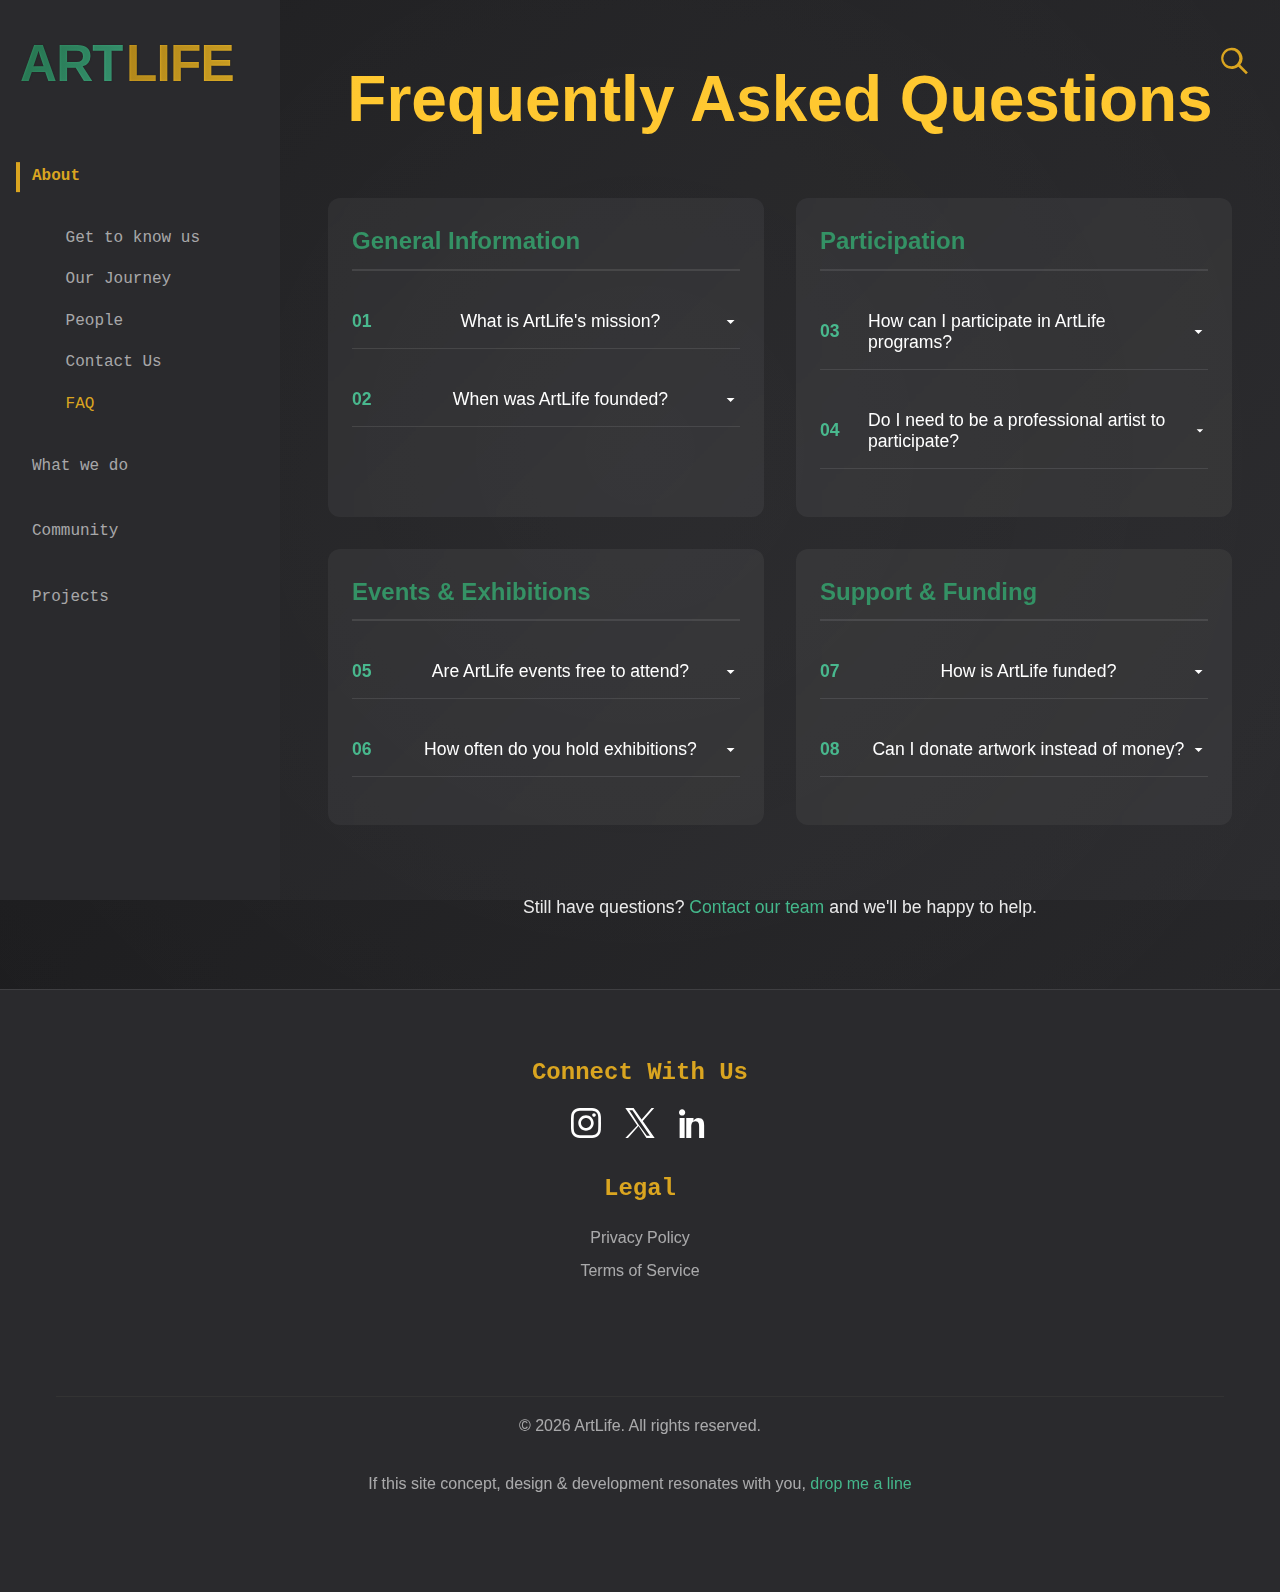
<file: faq.html>
<!DOCTYPE html>
<html lang="en">
<head>
  <meta charset="UTF-8" />
  <meta name="viewport" content="width=device-width, initial-scale=1.0"/>
  <title>FAQ | ArtLife</title>
  <link rel="stylesheet" href="css/styles.css" />
  <style>
  /* FAQ Styles */
  .faq-grid {
    display: grid;
    grid-template-columns: repeat(auto-fit, minmax(300px, 1fr));
    gap: 2rem;
    margin-top: 3rem;
  }

  .faq-category {
    background: rgba(255, 255, 255, 0.05);
    padding: 1.5rem;
    border-radius: 12px;
    backdrop-filter: blur(10px);
  }

  .faq-category-title {
    color: var(--secondary-dark);
    font-size: 1.5rem;
    margin-bottom: 1.5rem;
    padding-bottom: 0.5rem;
    border-bottom: 2px solid rgba(255, 255, 255, 0.1);
  }

  .faq-item {
    margin-bottom: 1.5rem;
    border-bottom: 1px solid rgba(255, 255, 255, 0.1);
  }

  .faq-question {
    width: 100%;
    display: flex;
    align-items: center;
    justify-content: space-between;
    text-align: left;
    background: none;
    border: none;
    color: white;
    font-size: 1.1rem;
    padding: 1rem 0;
    cursor: pointer;
    transition: color 0.3s ease;
  }

  .faq-question:hover {
    color: var(--primary-light);
  }

  .faq-question[aria-expanded="true"] {
    color: var(--primary);
  }

  .faq-number {
    color: var(--secondary);
    font-weight: bold;
    margin-right: 1rem;
    min-width: 2rem;
  }

  .faq-icon {
    width: 1.2rem;
    height: 1.2rem;
    fill: currentColor;
    transition: transform 0.3s ease;
  }

  .faq-question[aria-expanded="true"] .faq-icon {
    transform: rotate(180deg);
  }

  .faq-answer {
    padding: 0 0 1rem 3rem;
  }

  .faq-answer[aria-hidden="true"] {
    display: none;
  }

  .faq-answer[aria-hidden="false"] {
    display: block;
    animation: fadeIn 0.3s ease;
  }

  .faq-answer p {
    margin-bottom: 1rem;
    line-height: 1.6;
  }

  .faq-answer ul {
    padding-left: 1.5rem;
    margin: 1rem 0;
  }

  .faq-answer li {
    margin-bottom: 0.5rem;
  }

  .faq-contact {
    text-align: center;
    margin-top: 3rem;
    font-size: 1.1rem;
  }

  .faq-contact a {
    color: var(--secondary);
    text-decoration: none;
    transition: color 0.3s ease;
  }

  .faq-contact a:hover {
    color: var(--secondary-dark);
    text-decoration: underline;
  }

  .faq-question:focus {
    outline: 2px solid var(--primary);
    outline-offset: 2px;
  }

  .faq-question:focus:not(:focus-visible) {
    outline: none;
  }

  @keyframes fadeIn {
    from { opacity: 0; transform: translateY(-10px); }
    to { opacity: 1; transform: translateY(0); }
  }
  </style>
</head>

<body class="subpage faq-page">
  <!-- Logo and Search -->
  <div class="subpage-logo-container">
    <a href="index.html" class="subpage-logo-link">
      <span class="subpage-word art">ART</span>
      <span class="subpage-word life">LIFE</span>
    </a>
  </div>

  <div class="subpage-search-container">
    <button class="subpage-search-icon" id="search-toggle" aria-label="Open search">
      <svg xmlns="http://www.w3.org/2000/svg" viewBox="0 0 24 24">
        <path d="M10 2a8 8 0 105.293 14.293l5.707 5.707 1.414-1.414-5.707-5.707A8 8 0 0010 2zm0 2a6 6 0 110 12A6 6 0 0110 4z"/>
      </svg>
    </button>
  </div>

  <div id="search-overlay" class="search-overlay">
    <div class="search-box">
      <input type="text" id="search-input" placeholder="Search artworks, programs..." />
      <button class="close-search" aria-label="Close search">&times;</button>
    </div>
  </div>

  <aside class="sidebar">
    <nav class="sidebar-nav">
    <a href="about.html" class="nav-link active">About</a>
      
    <!-- Vertical Section Menu -->

    <div class="section-menu">
      <a href="about.html" class="section-menu-item" data-target="GTKU">
        <span>Get to know us</span>
      </a>
      <a href="OurJourney.html" class="section-menu-item" data-target="history">
        <span>Our Journey</span>
      </a>
      <a href="People.html" class="section-menu-item" data-target="people">
        <span>People</span>
      </a> 
      <a href="contact.html" class="section-menu-item" data-target="contact">
        <span>Contact Us</span>
      </a> 
      <a href="faq.html" class="section-menu-item active" data-target="faq-page">
        <span>FAQ</span>
      </a>
    </div>
      
    <a href="what_we_do.html" class="nav-link">What we do</a>
    <a href="support.html" class="nav-link">Community</a>
    <a href="projects.html" class="nav-link">Projects</a>
    </nav>
  </aside>

  <main class="main-content">
    <article>
      <h1 class="about-heading">Frequently Asked Questions</h1>
      
      <div class="faq-grid">
        <!-- Category 1: General -->
        <section class="faq-category">
          <h2 class="faq-category-title">General Information</h2>
          
          <div class="faq-item">
            <button class="faq-question" aria-expanded="false" aria-controls="faq1">
              <span class="faq-number">01</span>
              What is ArtLife's mission?
              <svg class="faq-icon" viewBox="0 0 24 24" aria-hidden="true">
                <path d="M7 10l5 5 5-5z"/>
              </svg>
            </button>
            <div class="faq-answer" id="faq1">
              <p>ArtLife is dedicated to fostering creativity, supporting emerging artists, and making art accessible to all. We bridge the gap between artists and communities through exhibitions, workshops, and public programs.</p>
            </div>
          </div>

          <div class="faq-item">
            <button class="faq-question" aria-expanded="false" aria-controls="faq2">
              <span class="faq-number">02</span>
              When was ArtLife founded?
              <svg class="faq-icon" viewBox="0 0 24 24" aria-hidden="true">
                <path d="M7 10l5 5 5-5z"/>
              </svg>
            </button>
            <div class="faq-answer" id="faq2">
              <p>ArtLife was established in 2015 by a collective of Nairobi-based artists and has since grown into one of Kenya's most vibrant arts organizations.</p>
            </div>
          </div>
        </section>

        <!-- Category 2: Participation -->
        <section class="faq-category">
          <h2 class="faq-category-title">Participation</h2>
          
          <div class="faq-item">
            <button class="faq-question" aria-expanded="false" aria-controls="faq3">
              <span class="faq-number">03</span>
              How can I participate in ArtLife programs?
              <svg class="faq-icon" viewBox="0 0 24 24" aria-hidden="true">
                <path d="M7 10l5 5 5-5z"/>
              </svg>
            </button>
            <div class="faq-answer" id="faq3">
              <p>There are several ways to get involved:
                <ul>
                  <li>Attend our open calls for artists</li>
                  <li>Join our volunteer program</li>
                  <li>Participate in community workshops</li>
                  <li>Subscribe to our newsletter for updates</li>
                </ul>
              </p>
            </div>
          </div>

          <div class="faq-item">
            <button class="faq-question" aria-expanded="false" aria-controls="faq4">
              <span class="faq-number">04</span>
              Do I need to be a professional artist to participate?
              <svg class="faq-icon" viewBox="0 0 24 24" aria-hidden="true">
                <path d="M7 10l5 5 5-5z"/>
              </svg>
            </button>
            <div class="faq-answer" id="faq4">
              <p>No! We welcome everyone from professional artists to complete beginners. Many of our programs are specifically designed for those just starting their creative journey.</p>
            </div>
          </div>
        </section>

        <!-- Category 3: Events -->
        <section class="faq-category">
          <h2 class="faq-category-title">Events & Exhibitions</h2>
          
          <div class="faq-item">
            <button class="faq-question" aria-expanded="false" aria-controls="faq5">
              <span class="faq-number">05</span>
              Are ArtLife events free to attend?
              <svg class="faq-icon" viewBox="0 0 24 24" aria-hidden="true">
                <path d="M7 10l5 5 5-5z"/>
              </svg>
            </button>
            <div class="faq-answer" id="faq5">
              <p>Approximately 80% of our events are free. For special ticketed exhibitions or workshops, we always offer:
                <ul>
                  <li>Discounted rates for students and seniors</li>
                  <li>Free community tickets (donation-based)</li>
                  <li>Early-bird pricing for members</li>
                </ul>
              </p>
            </div>
          </div>

          <div class="faq-item">
            <button class="faq-question" aria-expanded="false" aria-controls="faq6">
              <span class="faq-number">06</span>
              How often do you hold exhibitions?
              <svg class="faq-icon" viewBox="0 0 24 24" aria-hidden="true">
                <path d="M7 10l5 5 5-5z"/>
              </svg>
            </button>
            <div class="faq-answer" id="faq6">
              <p>We host:
                <ul>
                  <li>Major exhibitions quarterly</li>
                  <li>Pop-up shows monthly</li>
                  <li>Ongoing digital exhibitions on our website</li>
                  <li>Special annual events like our ArtLife Festival</li>
                </ul>
              </p>
            </div>
          </div>
        </section>

        <!-- Category 4: Support -->
        <section class="faq-category">
          <h2 class="faq-category-title">Support & Funding</h2>
          
          <div class="faq-item">
            <button class="faq-question" aria-expanded="false" aria-controls="faq7">
              <span class="faq-number">07</span>
              How is ArtLife funded?
              <svg class="faq-icon" viewBox="0 0 24 24" aria-hidden="true">
                <path d="M7 10l5 5 5-5z"/>
              </svg>
            </button>
            <div class="faq-answer" id="faq7">
              <p>We operate through a mix of:
                <ul>
                  <li>Corporate sponsorships</li>
                  <li>Government arts grants</li>
                  <li>Individual donations</li>
                  <li>Membership fees</li>
                  <li>Revenue from select ticketed events</li>
                </ul>
              </p>
            </div>
          </div>

          <div class="faq-item">
            <button class="faq-question" aria-expanded="false" aria-controls="faq8">
              <span class="faq-number">08</span>
              Can I donate artwork instead of money?
              <svg class="faq-icon" viewBox="0 0 24 24" aria-hidden="true">
                <path d="M7 10l5 5 5-5z"/>
              </svg>
            </button>
            <div class="faq-answer" id="faq8">
              <p>Yes! We accept artwork donations for:
                <ul>
                  <li>Our annual fundraising auction</li>
                  <li>Community art lending library</li>
                  <li>Public art installations</li>
                </ul>
                Contact our donations coordinator to discuss potential contributions.
              </p>
            </div>
          </div>
        </section>
      </div>

      <div class="faq-contact">
        <p>Still have questions? <a href="contact.html">Contact our team</a> and we'll be happy to help.</p>
      </div>
    </article>
  </main>
  <!-- Footer -->
  <footer class="site-footer reveal">
    <div class="footer-content">
      <div class="footer-group">
        <div class="footer-section">
          <h3>Connect With Us</h3>
          <div class="social-links">
            <a href="https://www.instagram.com/art_life_group_/" target="_blank" rel="noopener noreferrer" aria-label="Instagram">
              <svg class="social-icon" xmlns="http://www.w3.org/2000/svg" viewBox="0 0 24 24" width="24" height="24">
                <path d="M12 2.163c3.204 0 3.584.012 4.85.07 3.252.148 4.771 1.691 4.919 4.919.058 1.265.069 1.645.069 4.849 0 3.205-.012 3.584-.069 4.849-.149 3.225-1.664 4.771-4.919 4.919-1.266.058-1.644.07-4.85.07-3.204 0-3.584-.012-4.849-.07-3.26-.149-4.771-1.699-4.919-4.92-.058-1.265-.07-1.644-.07-4.849 0-3.204.013-3.583.07-4.849.149-3.227 1.664-4.771 4.919-4.919 1.266-.057 1.645-.069 4.849-.069zm0-2.163c-3.259 0-3.667.014-4.947.072-4.358.2-6.78 2.618-6.98 6.98-.059 1.281-.073 1.689-.073 4.948 0 3.259.014 3.668.072 4.948.2 4.358 2.618 6.78 6.98 6.98 1.281.058 1.689.072 4.948.072 3.259 0 3.668-.014 4.948-.072 4.354-.2 6.782-2.618 6.979-6.98.059-1.28.073-1.689.073-4.948 0-3.259-.014-3.667-.072-4.947-.196-4.354-2.617-6.78-6.979-6.98-1.281-.059-1.69-.073-4.949-.073zm0 5.838c-3.403 0-6.162 2.759-6.162 6.162s2.759 6.163 6.162 6.163 6.162-2.759 6.162-6.163c0-3.403-2.759-6.162-6.162-6.162zm0 10.162c-2.209 0-4-1.79-4-4 0-2.209 1.791-4 4-4s4 1.791 4 4c0 2.21-1.791 4-4 4zm6.406-11.845c-.796 0-1.441.645-1.441 1.44s.645 1.44 1.441 1.44c.795 0 1.439-.645 1.439-1.44s-.644-1.44-1.439-1.44z"/>
              </svg>
            </a>
            <a href="https://x.com/Art_Life_Group" target="_blank" rel="noopener noreferrer" aria-label="Twitter">
              <svg class="social-icon" xmlns="http://www.w3.org/2000/svg" viewBox="0 0 1200 1227" width="32" height="32" fill="white">
                <path d="M714.299 536.809 1181.38 0H1073.9L664.906 470.61 337.154 0H0L489.932 710.652 0 1227h107.477l433.206-488.444L862.846 1227H1200L714.299 536.809Zm-152.289 171.713-50.266-73.648L163.503 90.75h127.736l293.225 429.721 50.266 73.648 372.225 545.813H879.954L562.01 708.522Z"/>
              </svg>
            </a>
            <a href="https://ke.linkedin.com/company/art-life-group" target="_blank" rel="noopener noreferrer" aria-label="LinkedIn">
              <svg class="social-icon" xmlns="http://www.w3.org/2000/svg" viewBox="0 0 24 24" width="24" height="24">
                <path d="M4.98 3.5C4.98 4.88 3.88 6 2.5 6S0 4.88 0 3.5 1.12 1 2.5 1 4.98 2.12 4.98 3.5zM.5 8h4V24h-4V8zm7.5 0h3.6v2.2h.1c.5-.9 1.8-2.2 3.7-2.2 4 0 4.7 2.6 4.7 6v9.9h-4v-8.7c0-2.1-.1-4.7-2.9-4.7-2.9 0-3.4 2.3-3.4 4.6v8.8h-4V8z"/>
              </svg>
            </a>
          </div>
        </div>    

        <div class="footer-section">
          <h3>Legal</h3>
          <a href="privacy.html">Privacy Policy</a>
          <a href="terms.html">Terms of Service</a>
        </div>
      </div>

      <div class="copyright">
        <p>&copy; <span id="current-year"></span> ArtLife. All rights reserved.</p>
      </div>

      <div class="self-promo">
        <p>
          If this site concept, design & development resonates with you, <a href="mailto:kibiwott.studio@proton.me">drop me a line</a>
        </p>
      </div>
    </div>
  </footer>

  <script>
    document.addEventListener('DOMContentLoaded', function() {
      // Search functionality
      document.getElementById('current-year').textContent = new Date().getFullYear();
      const searchToggle = document.getElementById('search-toggle');
      const searchOverlay = document.getElementById('search-overlay');
      const closeSearch = document.querySelector('.close-search');
      
      if (searchToggle && searchOverlay && closeSearch) {
        searchToggle.addEventListener('click', () => {
          searchOverlay.classList.add('active');
          document.getElementById('search-input').focus();
        });
        
        closeSearch.addEventListener('click', () => {
          searchOverlay.classList.remove('active');
        });
        
        searchOverlay.addEventListener('click', (e) => {
          if (e.target === searchOverlay) {
            searchOverlay.classList.remove('active');
          }
        });
      }

      // FAQ Accordion Functionality
      const faqQuestions = document.querySelectorAll('.faq-question');
      
      faqQuestions.forEach(question => {
        const answer = document.getElementById(question.getAttribute('aria-controls'));
        
        // Initialize state
        question.setAttribute('aria-expanded', 'false');
        answer.setAttribute('aria-hidden', 'true');
        answer.style.display = 'none';
        
        question.addEventListener('click', function() {
          const isExpanded = this.getAttribute('aria-expanded') === 'true';
          
          // Toggle state
          this.setAttribute('aria-expanded', !isExpanded);
          answer.setAttribute('aria-hidden', isExpanded);
          
          // Toggle display
          if (isExpanded) {
            answer.style.display = 'none';
          } else {
            answer.style.display = 'block';
          }
        });
      });
    });
  </script>
</body>
</html>
</file>
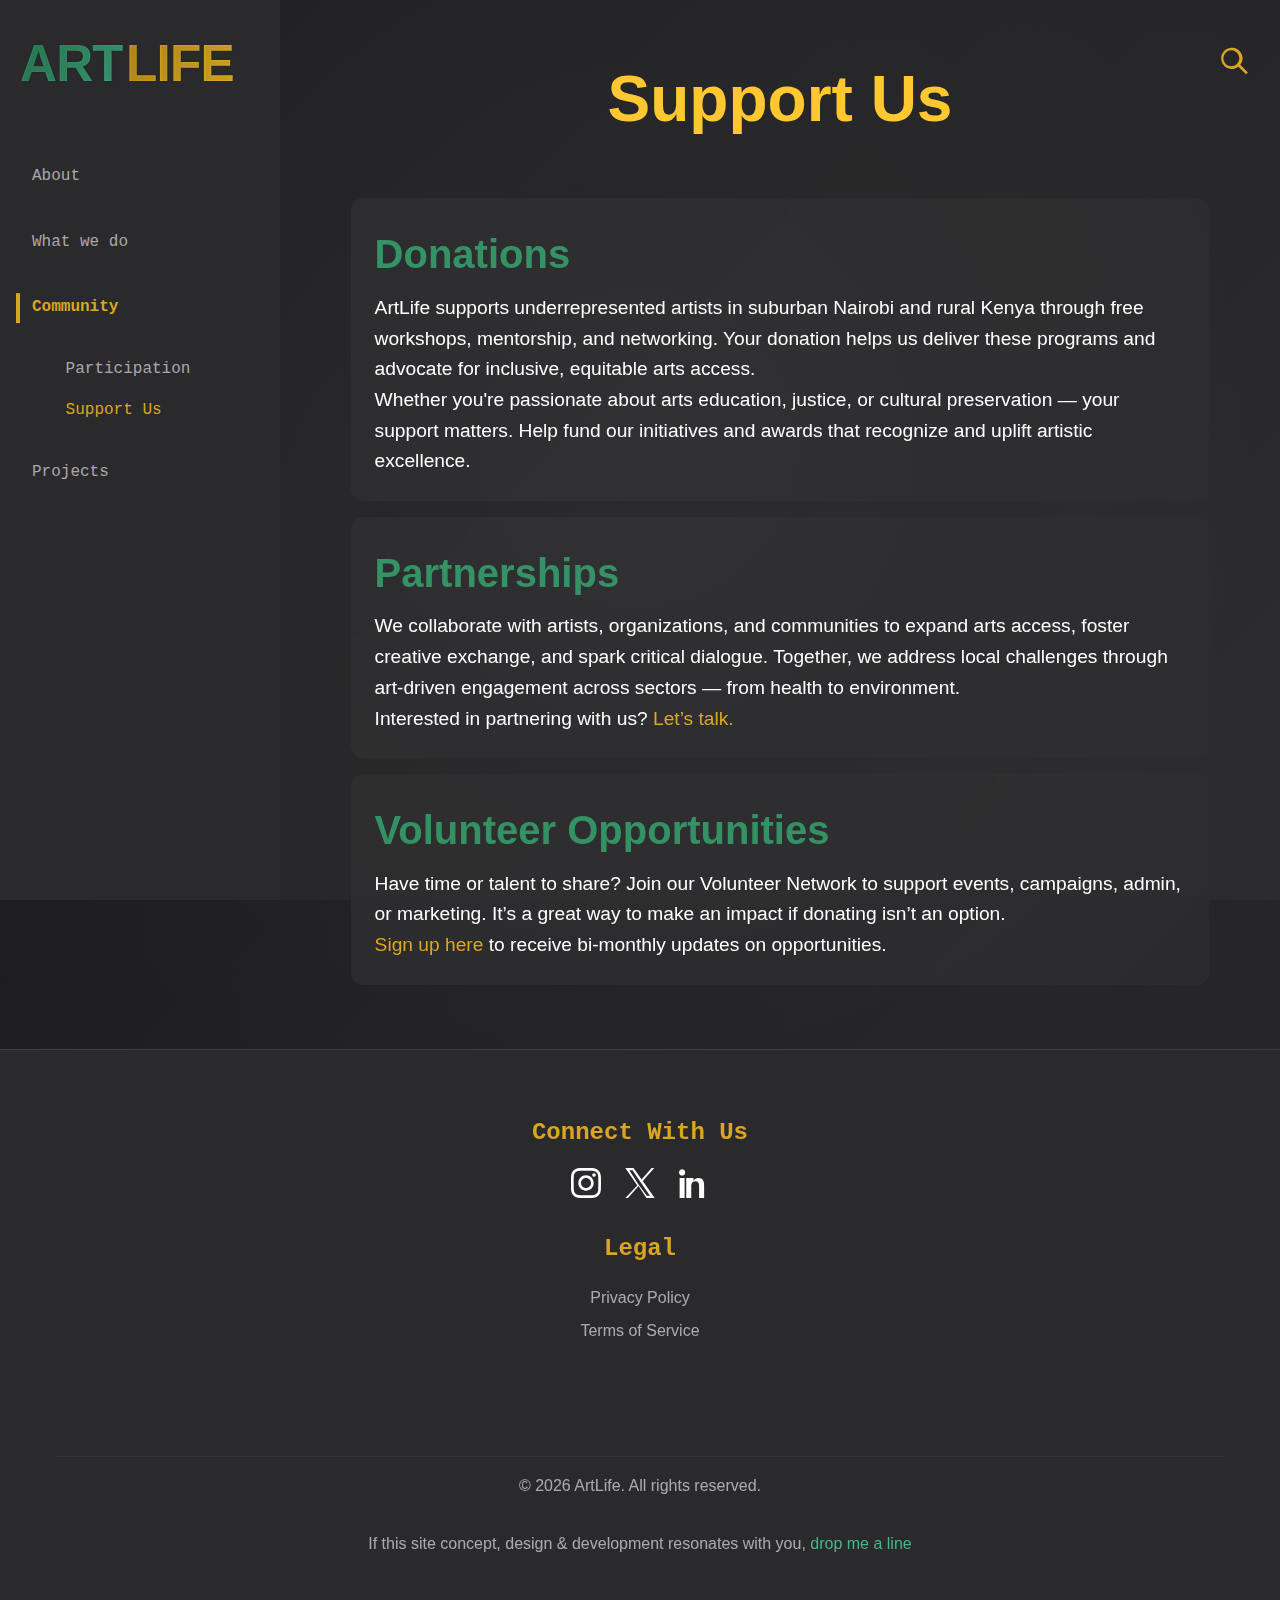
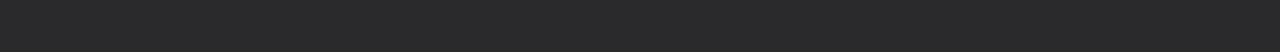
<file: JoinAProgram.html>
<!DOCTYPE html>
<html lang="en">
<head>
  <meta charset="UTF-8">
  <meta name="viewport" content="width=device-width, initial-scale=1.0">
  <title>Support Us | ArtLife</title>
  <link rel="stylesheet" href="css/styles.css">
</head>

<body class="subpage about-page">
  <!-- Logo and Search -->
  <div class="subpage-logo-container">
    <a href="index.html" class="subpage-logo-link">
      <span class="subpage-word art">ART</span>
      <span class="subpage-word life">LIFE</span>
    </a>
  </div>
  
  <div class="subpage-search-container">
    <button class="subpage-search-icon" id="search-toggle" aria-label="Open search">
      <svg xmlns="http://www.w3.org/2000/svg" viewBox="0 0 24 24">
        <path d="M10 2a8 8 0 105.293 14.293l5.707 5.707 1.414-1.414-5.707-5.707A8 8 0 0010 2zm0 2a6 6 0 110 12A6 6 0 0110 4z"/>
      </svg>
    </button>
  </div>

  <!-- Search Overlay -->
  <div id="search-overlay" class="search-overlay">
    <div class="search-box">
      <input type="text" id="search-input" placeholder="Search artworks, programs...">
      <button class="close-search" aria-label="Close search">&times;</button>
    </div>
  </div>

  <aside class="sidebar">
    <nav class="sidebar-nav">
    <a href="about.html" class="nav-link">About</a>  
    <a href="what_we_do.html" class="nav-link">What we do</a>    
    <a href="support.html" class="nav-link active">Community</a>

    <!-- Vertical Section Menu -->

    <div class="section-menu">
      <a href="support.html" class="section-menu-item" data-target="Participate">
        <span>Participation</span>
      </a>
      <a href="JoinAProgram.html" class="section-menu-item active" data-target="JaP">
        <span>Support Us</span>
      </a>
    </div>
    <a href="projects.html" class="nav-link">Projects</a>
    </nav>
  </aside>

  <!-- Main Content -->
  <main class="main-content">
    <article>
      <h1 class="about-heading">Support Us</h1> 

      <section id="Donate" class="content-section">
        <div class="about-subheading">Donations</div>  
        <div class="sub-about-subheading">    
          <p>
            ArtLife supports underrepresented artists in suburban Nairobi and rural Kenya through free workshops, mentorship, and networking. Your donation helps us deliver these programs and advocate for inclusive, equitable arts access.
          </p>
          <p>
            Whether you're passionate about arts education, justice, or cultural preservation — your support matters. Help fund our initiatives and awards that recognize and uplift artistic excellence.
          </p>
        </div>
      </section> 

      <section id="Partner" class="content-section">
        <div class="about-subheading">Partnerships</div>  
        <div class="sub-about-subheading"> 
          <p>
            We collaborate with artists, organizations, and communities to expand arts access, foster creative exchange, and spark critical dialogue. Together, we address local challenges through art-driven engagement across sectors — from health to environment.
          </p>
          <p>
            Interested in partnering with us? <a href="contact.html">Let’s talk.</a>
          </p>
        </div>
      </section> 

      <section id="Volunt" class="content-section">
        <div class="about-subheading">Volunteer Opportunities</div>  
        <div class="sub-about-subheading">
          <p>
            Have time or talent to share? Join our Volunteer Network to support events, campaigns, admin, or marketing. It’s a great way to make an impact if donating isn’t an option.
          </p>
          <p>
            <a href="https://forms.gle/HtAaBGucCsB7CegA6" target="_blank" rel="noopener noreferrer">Sign up here</a> to receive bi-monthly updates on opportunities.
          </p>
        </div>
      </section>  
    </article>
  </main>

  <!-- Footer -->
  <footer class="site-footer reveal">
    <div class="footer-content">
      <div class="footer-group">
        <div class="footer-section">
          <h3>Connect With Us</h3>
          <div class="social-links">
            <a href="https://www.instagram.com/art_life_group_/" target="_blank" rel="noopener noreferrer" aria-label="Instagram">
              <svg class="social-icon" xmlns="http://www.w3.org/2000/svg" viewBox="0 0 24 24" width="24" height="24">
                <path d="M12 2.163c3.204 0 3.584.012 4.85.07 3.252.148 4.771 1.691 4.919 4.919.058 1.265.069 1.645.069 4.849 0 3.205-.012 3.584-.069 4.849-.149 3.225-1.664 4.771-4.919 4.919-1.266.058-1.644.07-4.85.07-3.204 0-3.584-.012-4.849-.07-3.26-.149-4.771-1.699-4.919-4.92-.058-1.265-.07-1.644-.07-4.849 0-3.204.013-3.583.07-4.849.149-3.227 1.664-4.771 4.919-4.919 1.266-.057 1.645-.069 4.849-.069zm0-2.163c-3.259 0-3.667.014-4.947.072-4.358.2-6.78 2.618-6.98 6.98-.059 1.281-.073 1.689-.073 4.948 0 3.259.014 3.668.072 4.948.2 4.358 2.618 6.78 6.98 6.98 1.281.058 1.689.072 4.948.072 3.259 0 3.668-.014 4.948-.072 4.354-.2 6.782-2.618 6.979-6.98.059-1.28.073-1.689.073-4.948 0-3.259-.014-3.667-.072-4.947-.196-4.354-2.617-6.78-6.979-6.98-1.281-.059-1.69-.073-4.949-.073zm0 5.838c-3.403 0-6.162 2.759-6.162 6.162s2.759 6.163 6.162 6.163 6.162-2.759 6.162-6.163c0-3.403-2.759-6.162-6.162-6.162zm0 10.162c-2.209 0-4-1.79-4-4 0-2.209 1.791-4 4-4s4 1.791 4 4c0 2.21-1.791 4-4 4zm6.406-11.845c-.796 0-1.441.645-1.441 1.44s.645 1.44 1.441 1.44c.795 0 1.439-.645 1.439-1.44s-.644-1.44-1.439-1.44z"/>
              </svg>
            </a>
            <a href="https://x.com/Art_Life_Group" target="_blank" rel="noopener noreferrer" aria-label="Twitter">
              <svg class="social-icon" xmlns="http://www.w3.org/2000/svg" viewBox="0 0 1200 1227" width="32" height="32" fill="white">
                <path d="M714.299 536.809 1181.38 0H1073.9L664.906 470.61 337.154 0H0L489.932 710.652 0 1227h107.477l433.206-488.444L862.846 1227H1200L714.299 536.809Zm-152.289 171.713-50.266-73.648L163.503 90.75h127.736l293.225 429.721 50.266 73.648 372.225 545.813H879.954L562.01 708.522Z"/>
              </svg>
            </a>
            <a href="https://ke.linkedin.com/company/art-life-group" target="_blank" rel="noopener noreferrer" aria-label="LinkedIn">
              <svg class="social-icon" xmlns="http://www.w3.org/2000/svg" viewBox="0 0 24 24" width="24" height="24">
                <path d="M4.98 3.5C4.98 4.88 3.88 6 2.5 6S0 4.88 0 3.5 1.12 1 2.5 1 4.98 2.12 4.98 3.5zM.5 8h4V24h-4V8zm7.5 0h3.6v2.2h.1c.5-.9 1.8-2.2 3.7-2.2 4 0 4.7 2.6 4.7 6v9.9h-4v-8.7c0-2.1-.1-4.7-2.9-4.7-2.9 0-3.4 2.3-3.4 4.6v8.8h-4V8z"/>
              </svg>
            </a>
          </div>
        </div>    

        <div class="footer-section">
          <h3>Legal</h3>
          <a href="privacy.html">Privacy Policy</a>
          <a href="terms.html">Terms of Service</a>
        </div>
      </div>

      <div class="copyright">
        <p>&copy; <span id="current-year"></span> ArtLife. All rights reserved.</p>
      </div>

      <div class="self-promo">
        <p>
          If this site concept, design & development resonates with you, <a href="mailto:kibiwott.studio@proton.me">drop me a line</a>
        </p>
      </div>
    </div>
  </footer>

  <script>
    // Set current year
    document.getElementById('current-year').textContent = new Date().getFullYear();
    
    // Search functionality
    const searchToggle = document.getElementById('search-toggle');
    const searchOverlay = document.getElementById('search-overlay');
    const closeSearch = document.querySelector('.close-search');
    
    searchToggle.addEventListener('click', () => {
      searchOverlay.classList.add('active');
      document.getElementById('search-input').focus();
    });
    
    closeSearch.addEventListener('click', () => {
      searchOverlay.classList.remove('active');
    });
    
    // Close when clicking outside search box
    searchOverlay.addEventListener('click', (e) => {
      if (e.target === searchOverlay) {
        searchOverlay.classList.remove('active');
      }
    });

    // Section menu scrolling
    document.querySelectorAll('.section-menu-item').forEach(item => {
      item.addEventListener('click', function() {
        const targetId = this.getAttribute('data-target');
        const targetSection = document.getElementById(targetId);
        
        if (targetSection) {
          // Remove active class from all items
          document.querySelectorAll('.section-menu-item').forEach(i => {
            i.classList.remove('active');
          });
          
          // Add active class to clicked item
          this.classList.add('active');
          
          // Smooth scroll to section
          targetSection.scrollIntoView({
            behavior: 'smooth',
            block: 'start'
          });
        }
      });
    });
  </script>
</body>
</html>
</file>
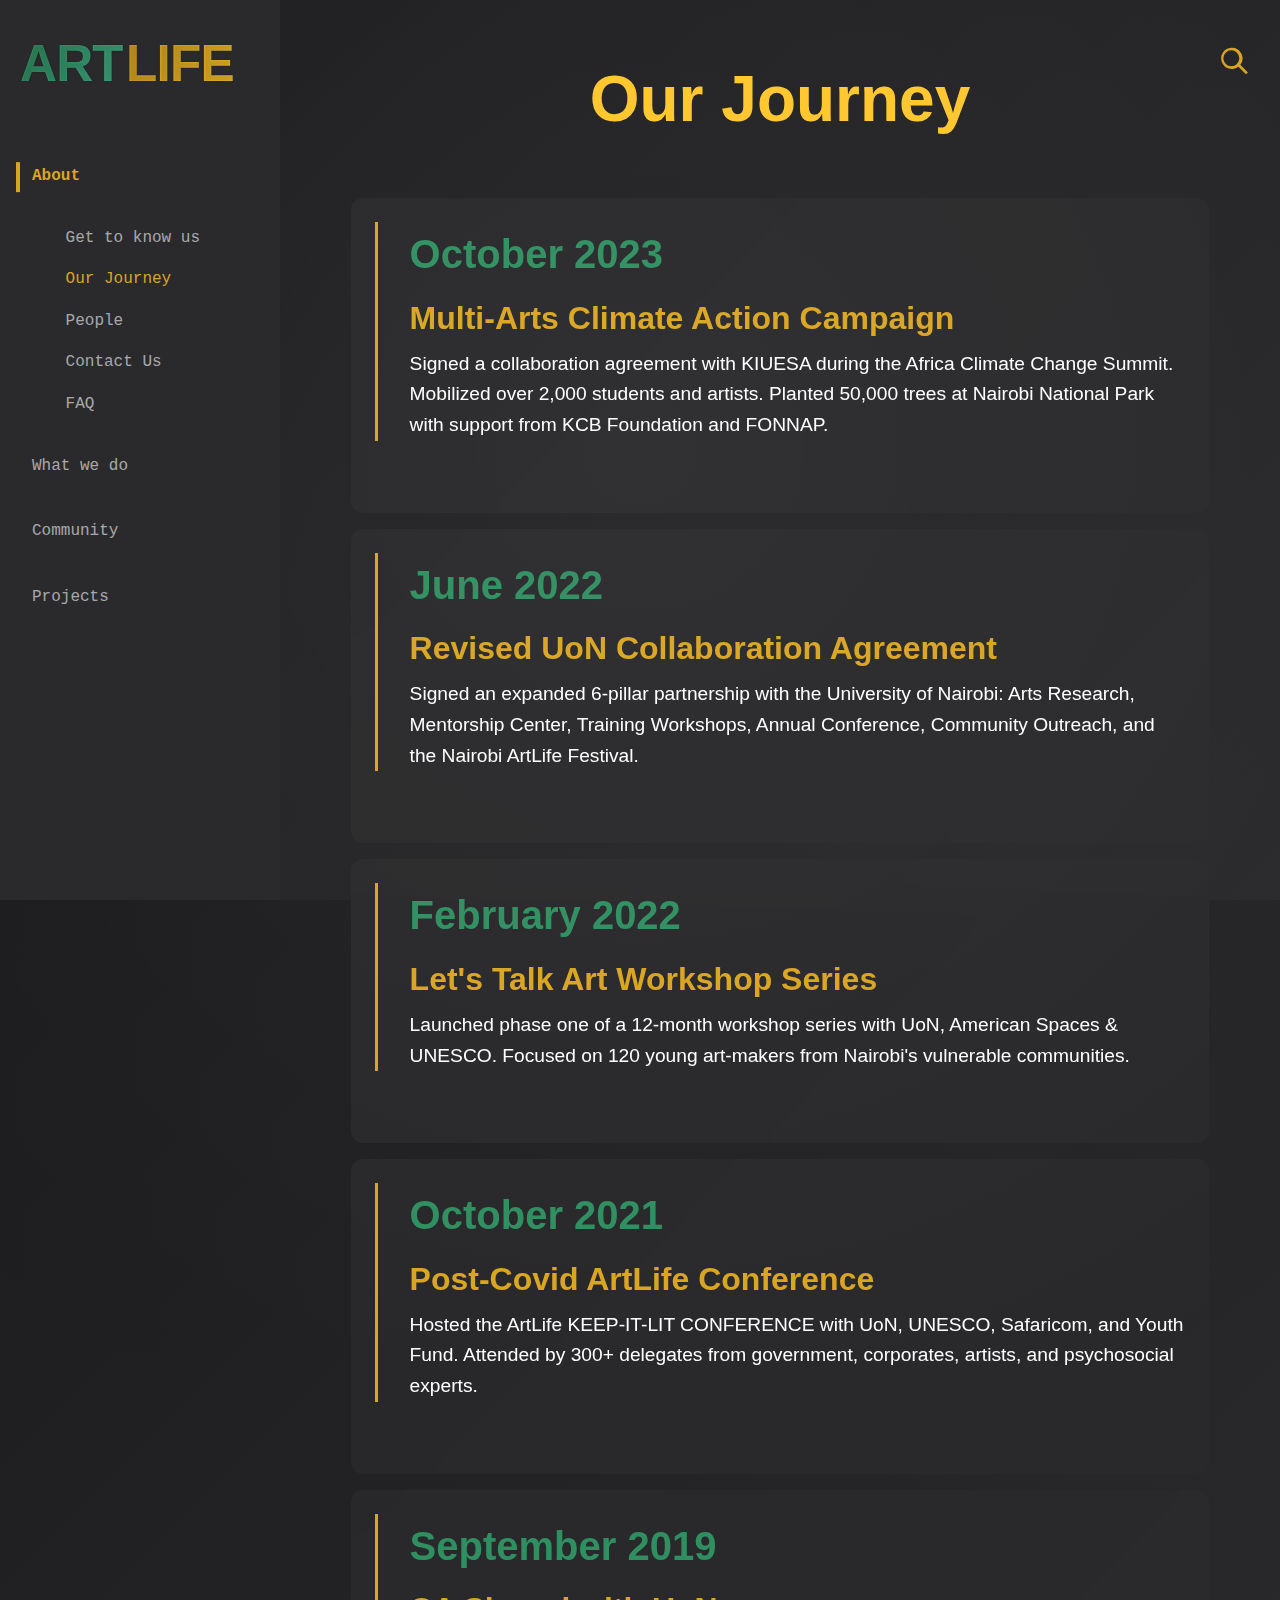
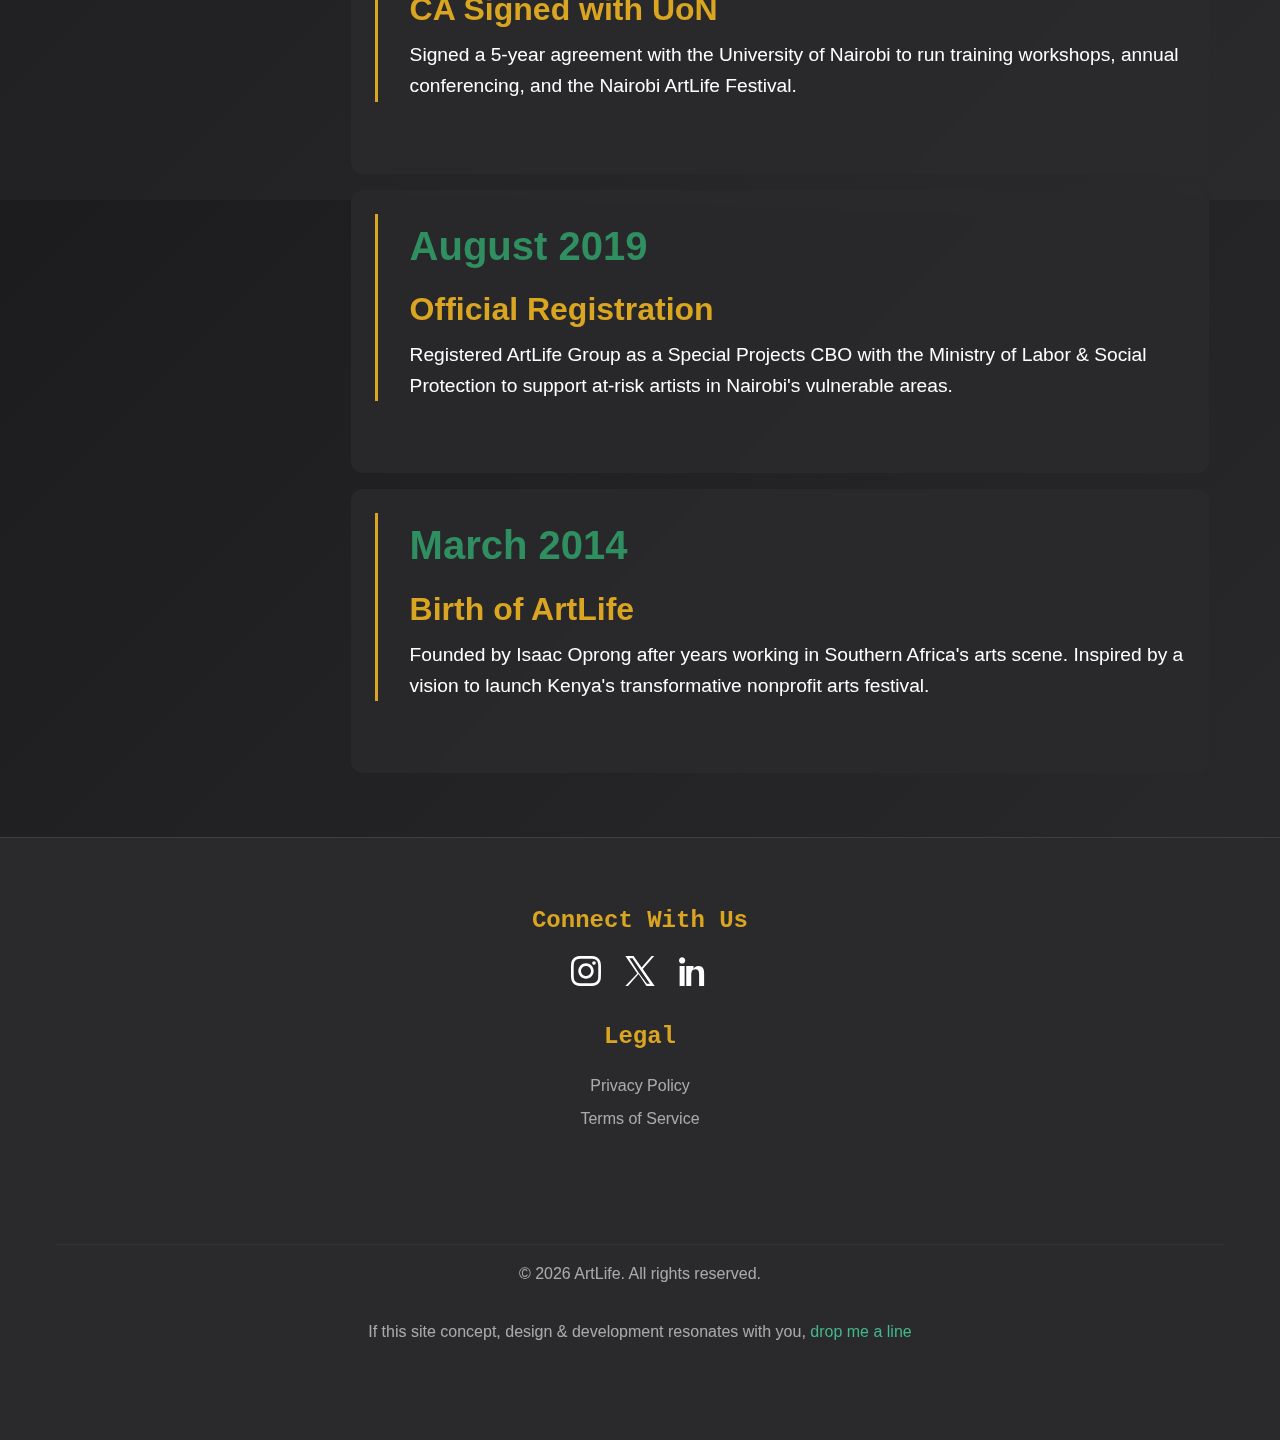
<file: OurJourney.html>
<!DOCTYPE html>
<html lang="en">
<head>
  <meta charset="UTF-8">
  <meta name="viewport" content="width=device-width, initial-scale=1.0">
  <title>Our Journey | ArtLife</title>
  <link rel="stylesheet" href="css/styles.css">
</head>

<body class="subpage about-page">
  <!-- Logo and Search -->
  <div class="subpage-logo-container">
    <a href="index.html" class="subpage-logo-link">
      <span class="subpage-word art">ART</span>
      <span class="subpage-word life">LIFE</span>
    </a>
  </div>
  
  <div class="subpage-search-container">
    <button class="subpage-search-icon" id="search-toggle" aria-label="Open search">
      <svg xmlns="http://www.w3.org/2000/svg" viewBox="0 0 24 24">
        <path d="M10 2a8 8 0 105.293 14.293l5.707 5.707 1.414-1.414-5.707-5.707A8 8 0 0010 2zm0 2a6 6 0 110 12A6 6 0 0110 4z"/>
      </svg>
    </button>
  </div>

  <!-- Search Overlay -->
  <div id="search-overlay" class="search-overlay">
    <div class="search-box">
      <input type="text" id="search-input" placeholder="Search artworks, programs...">
      <button class="close-search" aria-label="Close search">&times;</button>
    </div>
  </div>

  <aside class="sidebar">
    <nav class="sidebar-nav">
    <a href="about.html" class="nav-link active">About</a>
      
    <!-- Vertical Section Menu -->

    <div class="section-menu">
      <a href="about.html" class="section-menu-item" data-target="GTKU">
        <span>Get to know us</span>
      </a>
      <a href="OurJourney.html" class="section-menu-item active" data-target="history">
        <span>Our Journey</span>
      </a>
      <a href="People.html" class="section-menu-item" data-target="people">
        <span>People</span>
      </a> 
      <a href="contact.html" class="section-menu-item" data-target="contact">
        <span>Contact Us</span>
      </a> 
      <a href="faq.html" class="section-menu-item" data-target="faq-page">
        <span>FAQ</span>
      </a>
    </div>
      
    <a href="what_we_do.html" class="nav-link">What we do</a>
    <a href="support.html" class="nav-link">Community</a>
    <a href="projects.html" class="nav-link">Projects</a>
    </nav>
  </aside>

  <!-- Main Content -->
  <main class="main-content">
    <article> 
      <h1 class="about-heading">Our Journey</h1>

      <section id="history" class="content-section">        
        <div class="timeline-entry">
          <div class="about-subheading">October 2023</div>
          <div class="sub-about-subheading">
            <h3>Multi-Arts Climate Action Campaign</h3>
            <p>Signed a collaboration agreement with KIUESA during the Africa Climate Change Summit. Mobilized over 2,000 students and artists. Planted 50,000 trees at Nairobi National Park with support from KCB Foundation and FONNAP.</p>
          </div>
        </div>
      </section>

      <section id="history" class="content-section"> 
        <div class="timeline-entry">
          <div class="about-subheading">June 2022</div>
          <div class="sub-about-subheading">
            <h3>Revised UoN Collaboration Agreement</h3>
            <p>Signed an expanded 6-pillar partnership with the University of Nairobi: Arts Research, Mentorship Center, Training Workshops, Annual Conference, Community Outreach, and the Nairobi ArtLife Festival.</p>
          </div>
        </div>
      </section>

      <section id="history" class="content-section"> 
        <div class="timeline-entry">
          <div class="about-subheading">February 2022</div>
          <div class="sub-about-subheading">
            <h3>Let's Talk Art Workshop Series</h3>
            <p>Launched phase one of a 12-month workshop series with UoN, American Spaces & UNESCO. Focused on 120 young art-makers from Nairobi's vulnerable communities.</p>
          </div>
        </div>
      </section>

      <section id="history" class="content-section"> 
        <div class="timeline-entry">
          <div class="about-subheading">October 2021</div>
          <div class="sub-about-subheading">
            <h3>Post-Covid ArtLife Conference</h3>
            <p>Hosted the ArtLife KEEP-IT-LIT CONFERENCE with UoN, UNESCO, Safaricom, and Youth Fund. Attended by 300+ delegates from government, corporates, artists, and psychosocial experts.</p>
          </div>
        </div>
      </section>

      <section id="history" class="content-section"> 
        <div class="timeline-entry">
          <div class="about-subheading">September 2019</div>
          <div class="sub-about-subheading">
            <h3>CA Signed with UoN</h3>
            <p>Signed a 5-year agreement with the University of Nairobi to run training workshops, annual conferencing, and the Nairobi ArtLife Festival.</p>
          </div>
        </div>
      </section>

      <section id="history" class="content-section"> 
        <div class="timeline-entry">
          <div class="about-subheading">August 2019</div>
          <div class="sub-about-subheading">
            <h3>Official Registration</h3>
            <p>Registered ArtLife Group as a Special Projects CBO with the Ministry of Labor & Social Protection to support at-risk artists in Nairobi's vulnerable areas.</p>
          </div>
        </div>
      </section>

      <section id="history" class="content-section"> 
        <div class="timeline-entry">
          <div class="about-subheading">March 2014</div>
          <div class="sub-about-subheading">
            <h3>Birth of ArtLife</h3>
            <p>Founded by Isaac Oprong after years working in Southern Africa's arts scene. Inspired by a vision to launch Kenya's transformative nonprofit arts festival.</p>
          </div>
        </div>
      </section>
      
    </article>
  </main> 

  <!-- Footer -->
  <footer class="site-footer reveal">
    <div class="footer-content">
      <div class="footer-group">
        <div class="footer-section">
          <h3>Connect With Us</h3>
          <div class="social-links">
            <a href="https://www.instagram.com/art_life_group_/" target="_blank" rel="noopener noreferrer" aria-label="Instagram">
              <svg class="social-icon" xmlns="http://www.w3.org/2000/svg" viewBox="0 0 24 24" width="24" height="24">
                <path d="M12 2.163c3.204 0 3.584.012 4.85.07 3.252.148 4.771 1.691 4.919 4.919.058 1.265.069 1.645.069 4.849 0 3.205-.012 3.584-.069 4.849-.149 3.225-1.664 4.771-4.919 4.919-1.266.058-1.644.07-4.85.07-3.204 0-3.584-.012-4.849-.07-3.26-.149-4.771-1.699-4.919-4.92-.058-1.265-.07-1.644-.07-4.849 0-3.204.013-3.583.07-4.849.149-3.227 1.664-4.771 4.919-4.919 1.266-.057 1.645-.069 4.849-.069zm0-2.163c-3.259 0-3.667.014-4.947.072-4.358.2-6.78 2.618-6.98 6.98-.059 1.281-.073 1.689-.073 4.948 0 3.259.014 3.668.072 4.948.2 4.358 2.618 6.78 6.98 6.98 1.281.058 1.689.072 4.948.072 3.259 0 3.668-.014 4.948-.072 4.354-.2 6.782-2.618 6.979-6.98.059-1.28.073-1.689.073-4.948 0-3.259-.014-3.667-.072-4.947-.196-4.354-2.617-6.78-6.979-6.98-1.281-.059-1.69-.073-4.949-.073zm0 5.838c-3.403 0-6.162 2.759-6.162 6.162s2.759 6.163 6.162 6.163 6.162-2.759 6.162-6.163c0-3.403-2.759-6.162-6.162-6.162zm0 10.162c-2.209 0-4-1.79-4-4 0-2.209 1.791-4 4-4s4 1.791 4 4c0 2.21-1.791 4-4 4zm6.406-11.845c-.796 0-1.441.645-1.441 1.44s.645 1.44 1.441 1.44c.795 0 1.439-.645 1.439-1.44s-.644-1.44-1.439-1.44z"/>
              </svg>
            </a>
            <a href="https://x.com/Art_Life_Group" target="_blank" rel="noopener noreferrer" aria-label="Twitter">
              <svg class="social-icon" xmlns="http://www.w3.org/2000/svg" viewBox="0 0 1200 1227" width="32" height="32" fill="white">
                <path d="M714.299 536.809 1181.38 0H1073.9L664.906 470.61 337.154 0H0L489.932 710.652 0 1227h107.477l433.206-488.444L862.846 1227H1200L714.299 536.809Zm-152.289 171.713-50.266-73.648L163.503 90.75h127.736l293.225 429.721 50.266 73.648 372.225 545.813H879.954L562.01 708.522Z"/>
              </svg>
            </a>
            <a href="https://ke.linkedin.com/company/art-life-group" target="_blank" rel="noopener noreferrer" aria-label="LinkedIn">
              <svg class="social-icon" xmlns="http://www.w3.org/2000/svg" viewBox="0 0 24 24" width="24" height="24">
                <path d="M4.98 3.5C4.98 4.88 3.88 6 2.5 6S0 4.88 0 3.5 1.12 1 2.5 1 4.98 2.12 4.98 3.5zM.5 8h4V24h-4V8zm7.5 0h3.6v2.2h.1c.5-.9 1.8-2.2 3.7-2.2 4 0 4.7 2.6 4.7 6v9.9h-4v-8.7c0-2.1-.1-4.7-2.9-4.7-2.9 0-3.4 2.3-3.4 4.6v8.8h-4V8z"/>
              </svg>
            </a>
          </div>
        </div>    

        <div class="footer-section">
          <h3>Legal</h3>
          <a href="privacy.html">Privacy Policy</a>
          <a href="terms.html">Terms of Service</a>
        </div>
      </div>

      <div class="copyright">
        <p>&copy; <span id="current-year"></span> ArtLife. All rights reserved.</p>
      </div>

      <div class="self-promo">
        <p>
          If this site concept, design & development resonates with you, <a href="mailto:kibiwott.studio@proton.me">drop me a line</a>
        </p>
      </div>
    </div>
  </footer>

  <script>
    // Set current year
    document.getElementById('current-year').textContent = new Date().getFullYear();
    
    // Search functionality
    const searchToggle = document.getElementById('search-toggle');
    const searchOverlay = document.getElementById('search-overlay');
    const closeSearch = document.querySelector('.close-search');
    
    searchToggle.addEventListener('click', () => {
      searchOverlay.classList.add('active');
      document.getElementById('search-input').focus();
    });
    
    closeSearch.addEventListener('click', () => {
      searchOverlay.classList.remove('active');
    });
    
    // Close when clicking outside search box
    searchOverlay.addEventListener('click', (e) => {
      if (e.target === searchOverlay) {
        searchOverlay.classList.remove('active');
      }
    });
  </script>
</body>
</html>
</file>
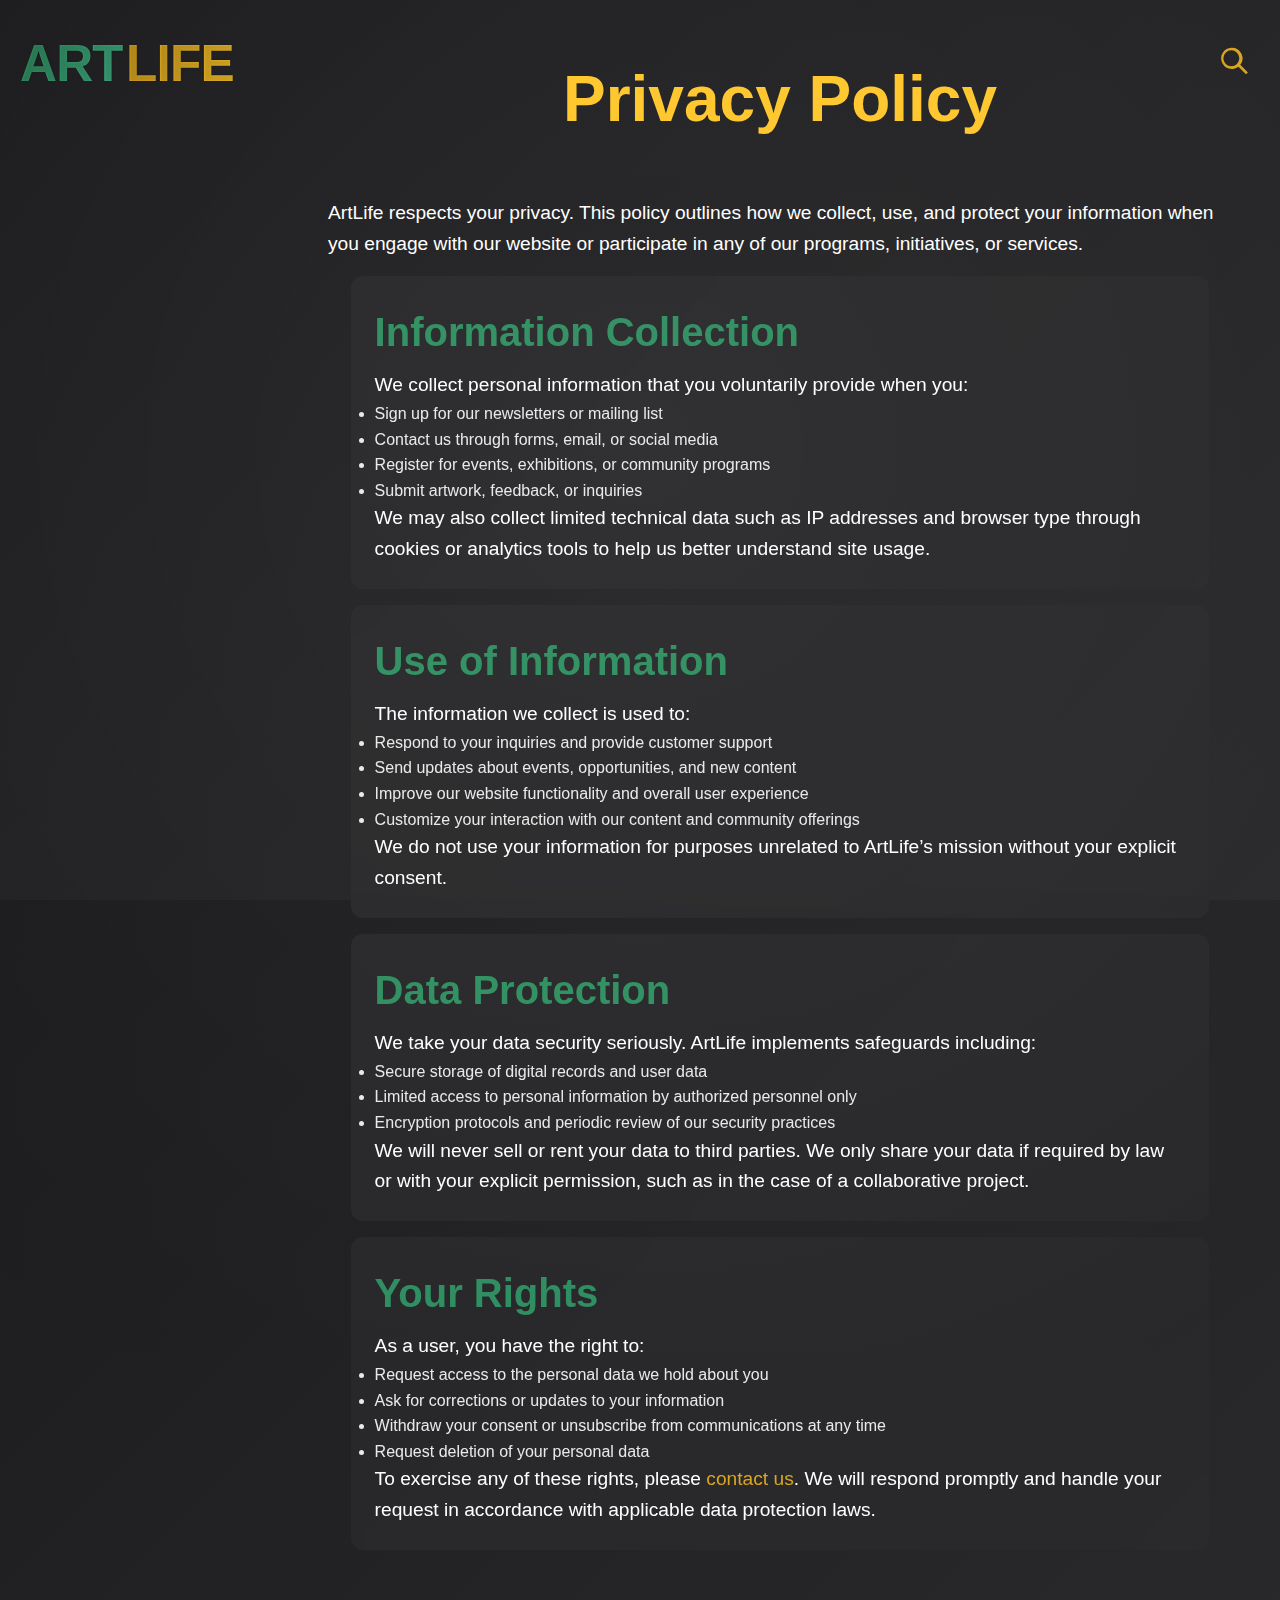
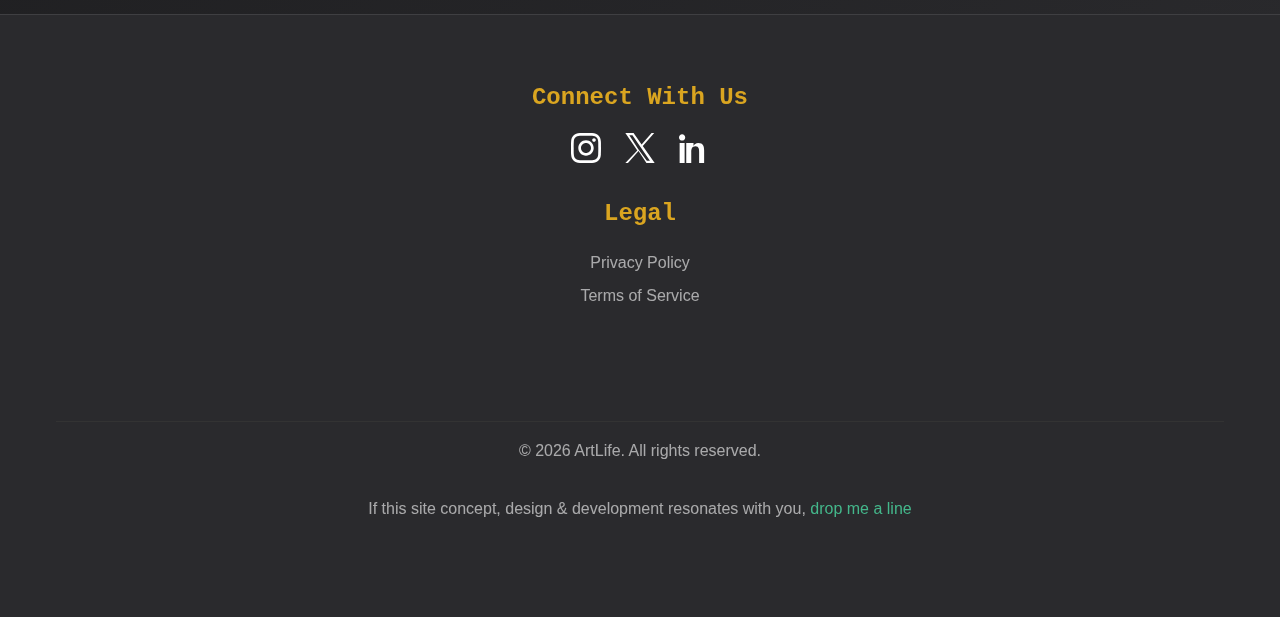
<file: privacy.html>
<!DOCTYPE html>
<html lang="en">
<head>
  <meta charset="UTF-8" />
  <meta name="viewport" content="width=device-width, initial-scale=1.0" />
  <title>Privacy Policy | ArtLife</title>
  <link rel="stylesheet" href="css/styles.css" />
</head>

<body class="subpage privacy-page">
  <!-- Logo and Search -->
  <div class="subpage-logo-container">
    <a href="index.html" class="subpage-logo-link">
      <span class="subpage-word art">ART</span>
      <span class="subpage-word life">LIFE</span>
    </a>
  </div>

  <div class="subpage-search-container">
    <button class="subpage-search-icon" id="search-toggle" aria-label="Open search">
      <svg xmlns="http://www.w3.org/2000/svg" viewBox="0 0 24 24">
        <path d="M10 2a8 8 0 105.293 14.293l5.707 5.707 1.414-1.414-5.707-5.707A8 8 0 0010 2zm0 2a6 6 0 110 12A6 6 0 0110 4z"/>
      </svg>
    </button>
  </div>

  <!-- Search Overlay -->
  <div id="search-overlay" class="search-overlay">
    <div class="search-box">
      <input type="text" id="search-input" placeholder="Search artworks, programs...">
      <button class="close-search" aria-label="Close search">&times;</button>
    </div>
  </div> 

  <!-- Main Content -->
  <main class="main-content">
    <article>
      <h1 class="about-heading">Privacy Policy</h1>  
      <div class="sub-about-subheading">    
        <p>ArtLife respects your privacy. This policy outlines how we collect, use, and protect your information when you engage with our website or participate in any of our programs, initiatives, or services.</p>
      </div>      

      <section id="IC" class="content-section">
        <div class="about-subheading">Information Collection</div>  
        <div class="sub-about-subheading">    
          <p>We collect personal information that you voluntarily provide when you:</p>
          <ul>
            <li>Sign up for our newsletters or mailing list</li>
            <li>Contact us through forms, email, or social media</li>
            <li>Register for events, exhibitions, or community programs</li>
            <li>Submit artwork, feedback, or inquiries</li>
          </ul>
          <p>We may also collect limited technical data such as IP addresses and browser type through cookies or analytics tools to help us better understand site usage.</p>
        </div>
      </section>

      <section id="UoI" class="content-section">
        <div class="about-subheading">Use of Information</div>  
        <div class="sub-about-subheading">    
          <p>The information we collect is used to:</p>
          <ul>
            <li>Respond to your inquiries and provide customer support</li>
            <li>Send updates about events, opportunities, and new content</li>
            <li>Improve our website functionality and overall user experience</li>
            <li>Customize your interaction with our content and community offerings</li>
          </ul>
          <p>We do not use your information for purposes unrelated to ArtLife’s mission without your explicit consent.</p>
        </div>
      </section>

      <section id="DP" class="content-section">
        <div class="about-subheading">Data Protection</div>  
        <div class="sub-about-subheading">    
          <p>We take your data security seriously. ArtLife implements safeguards including:</p>
          <ul>
            <li>Secure storage of digital records and user data</li>
            <li>Limited access to personal information by authorized personnel only</li>
            <li>Encryption protocols and periodic review of our security practices</li>
          </ul>
          <p>We will never sell or rent your data to third parties. We only share your data if required by law or with your explicit permission, such as in the case of a collaborative project.</p>
        </div>
      </section>

      <section id="YR" class="content-section">
        <div class="about-subheading">Your Rights</div>  
        <div class="sub-about-subheading">    
          <p>As a user, you have the right to:</p>
          <ul>
            <li>Request access to the personal data we hold about you</li>
            <li>Ask for corrections or updates to your information</li>
            <li>Withdraw your consent or unsubscribe from communications at any time</li>
            <li>Request deletion of your personal data</li>
          </ul>
          <p>To exercise any of these rights, please <a href="contact.html">contact us</a>. We will respond promptly and handle your request in accordance with applicable data protection laws.</p>
        </div>
      </section>
    </article>
  </main>

  <!-- Footer -->
  <footer class="site-footer reveal">
    <div class="footer-content">
      <div class="footer-group">
        <div class="footer-section">
          <h3>Connect With Us</h3>
          <div class="social-links">
            <a href="https://www.instagram.com/art_life_group_/" target="_blank" rel="noopener noreferrer" aria-label="Instagram">
              <svg class="social-icon" xmlns="http://www.w3.org/2000/svg" viewBox="0 0 24 24" width="24" height="24">
                <path d="M12 2.163c3.204 0 3.584.012 4.85.07 3.252.148 4.771 1.691 4.919 4.919.058 1.265.069 1.645.069 4.849 0 3.205-.012 3.584-.069 4.849-.149 3.225-1.664 4.771-4.919 4.919-1.266.058-1.644.07-4.85.07-3.204 0-3.584-.012-4.849-.07-3.26-.149-4.771-1.699-4.919-4.92-.058-1.265-.07-1.644-.07-4.849 0-3.204.013-3.583.07-4.849.149-3.227 1.664-4.771 4.919-4.919 1.266-.057 1.645-.069 4.849-.069zm0-2.163c-3.259 0-3.667.014-4.947.072-4.358.2-6.78 2.618-6.98 6.98-.059 1.281-.073 1.689-.073 4.948 0 3.259.014 3.668.072 4.948.2 4.358 2.618 6.78 6.98 6.98 1.281.058 1.689.072 4.948.072 3.259 0 3.668-.014 4.948-.072 4.354-.2 6.782-2.618 6.979-6.98.059-1.28.073-1.689.073-4.948 0-3.259-.014-3.667-.072-4.947-.196-4.354-2.617-6.78-6.979-6.98-1.281-.059-1.69-.073-4.949-.073zm0 5.838c-3.403 0-6.162 2.759-6.162 6.162s2.759 6.163 6.162 6.163 6.162-2.759 6.162-6.163c0-3.403-2.759-6.162-6.162-6.162zm0 10.162c-2.209 0-4-1.79-4-4 0-2.209 1.791-4 4-4s4 1.791 4 4c0 2.21-1.791 4-4 4zm6.406-11.845c-.796 0-1.441.645-1.441 1.44s.645 1.44 1.441 1.44c.795 0 1.439-.645 1.439-1.44s-.644-1.44-1.439-1.44z"/>
              </svg>
            </a>
            <a href="https://x.com/Art_Life_Group" target="_blank" rel="noopener noreferrer" aria-label="Twitter">
              <svg class="social-icon" xmlns="http://www.w3.org/2000/svg" viewBox="0 0 1200 1227" width="32" height="32" fill="white">
                <path d="M714.299 536.809 1181.38 0H1073.9L664.906 470.61 337.154 0H0L489.932 710.652 0 1227h107.477l433.206-488.444L862.846 1227H1200L714.299 536.809Zm-152.289 171.713-50.266-73.648L163.503 90.75h127.736l293.225 429.721 50.266 73.648 372.225 545.813H879.954L562.01 708.522Z"/>
              </svg>
            </a>
            <a href="https://ke.linkedin.com/company/art-life-group" target="_blank" rel="noopener noreferrer" aria-label="LinkedIn">
              <svg class="social-icon" xmlns="http://www.w3.org/2000/svg" viewBox="0 0 24 24" width="24" height="24">
                <path d="M4.98 3.5C4.98 4.88 3.88 6 2.5 6S0 4.88 0 3.5 1.12 1 2.5 1 4.98 2.12 4.98 3.5zM.5 8h4V24h-4V8zm7.5 0h3.6v2.2h.1c.5-.9 1.8-2.2 3.7-2.2 4 0 4.7 2.6 4.7 6v9.9h-4v-8.7c0-2.1-.1-4.7-2.9-4.7-2.9 0-3.4 2.3-3.4 4.6v8.8h-4V8z"/>
              </svg>
            </a>
          </div>
        </div>    

        <div class="footer-section">
          <h3>Legal</h3>
          <a href="privacy.html">Privacy Policy</a>
          <a href="terms.html">Terms of Service</a>
        </div>
      </div>

      <div class="copyright">
        <p>&copy; <span id="current-year"></span> ArtLife. All rights reserved.</p>
      </div>

      <div class="self-promo">
        <p>
          If this site concept, design & development resonates with you, <a href="mailto:kibiwott.studio@proton.me">drop me a line</a>
        </p>
      </div>
    </div>
  </footer>
  
  <script>
    document.getElementById('current-year').textContent = new Date().getFullYear();
    const searchToggle = document.getElementById('search-toggle');
    const searchOverlay = document.getElementById('search-overlay');
    const closeSearch = document.querySelector('.close-search');
    searchToggle.addEventListener('click', () => {
      searchOverlay.classList.add('active');
      document.getElementById('search-input').focus();
    });
    closeSearch.addEventListener('click', () => {
      searchOverlay.classList.remove('active');
    });
    searchOverlay.addEventListener('click', (e) => {
      if (e.target === searchOverlay) {
        searchOverlay.classList.remove('active');
      }
    });
  </script>
</body>
</html>
</file>
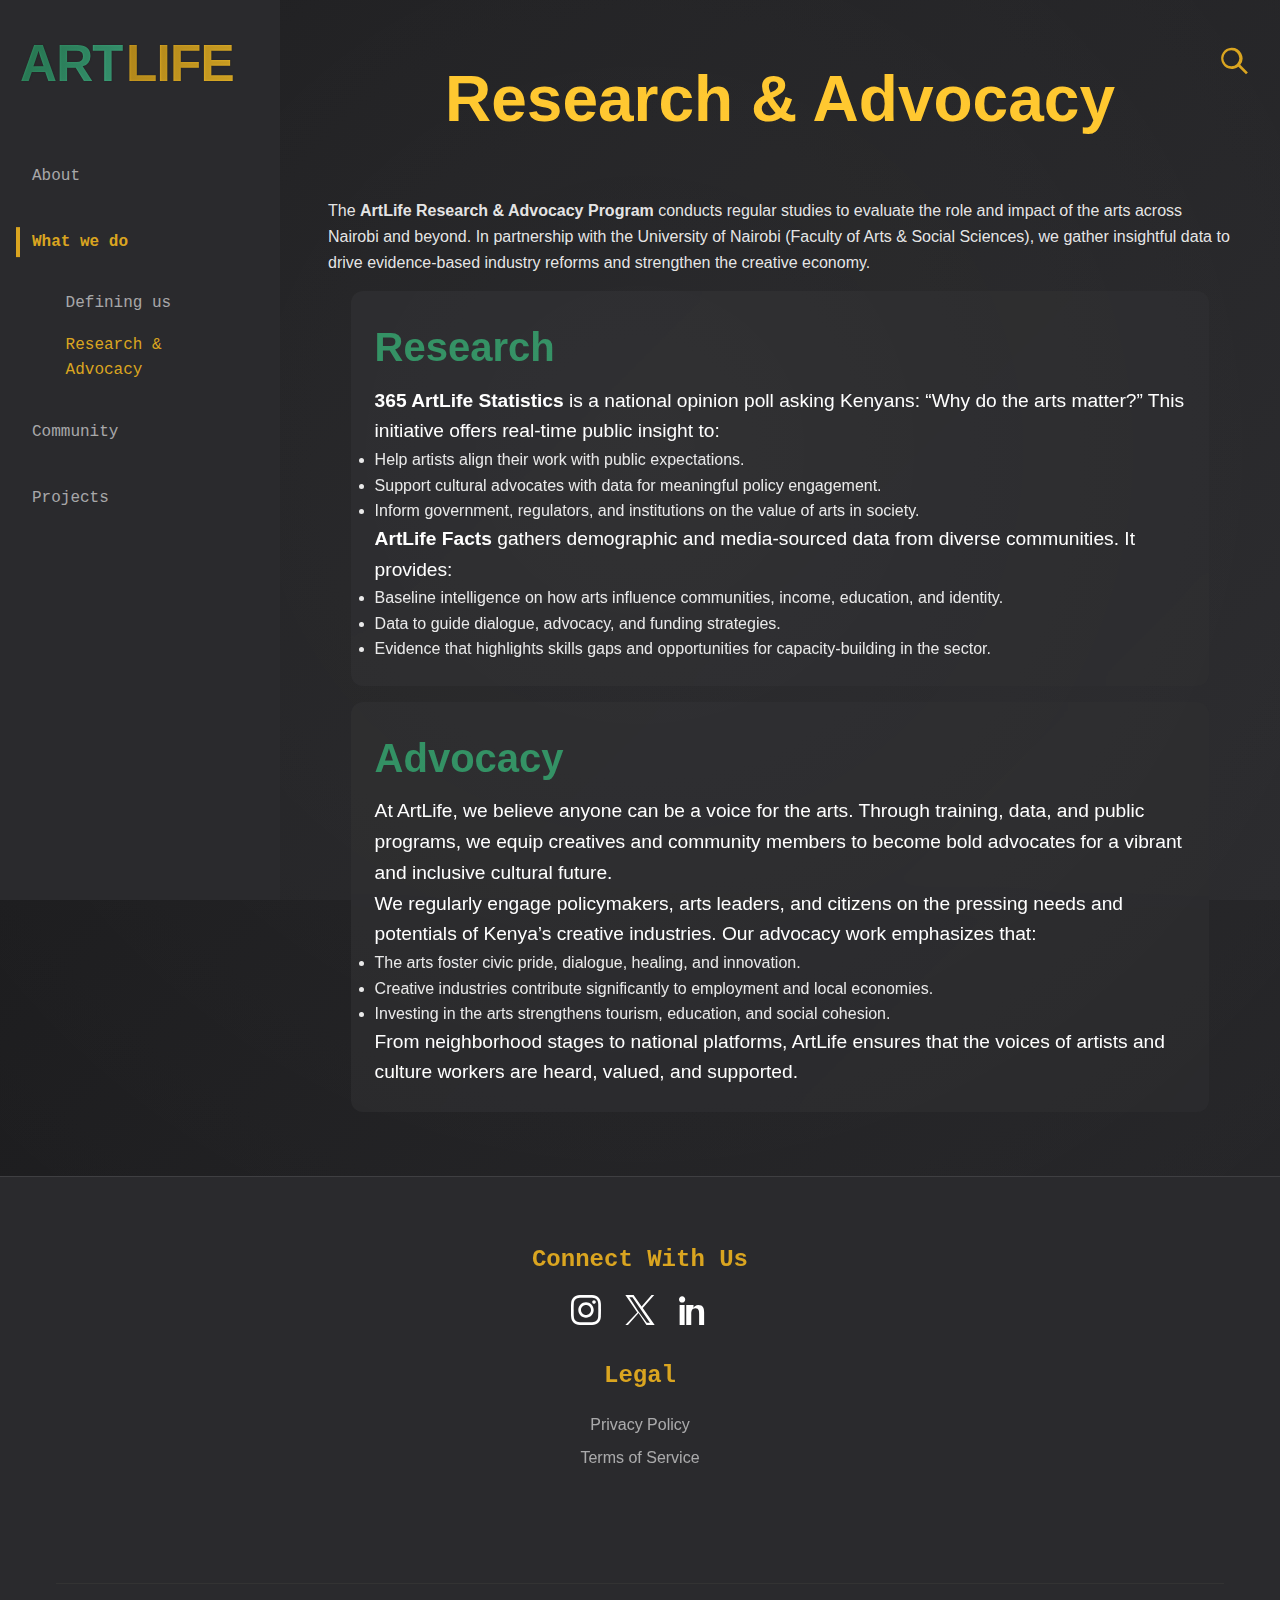
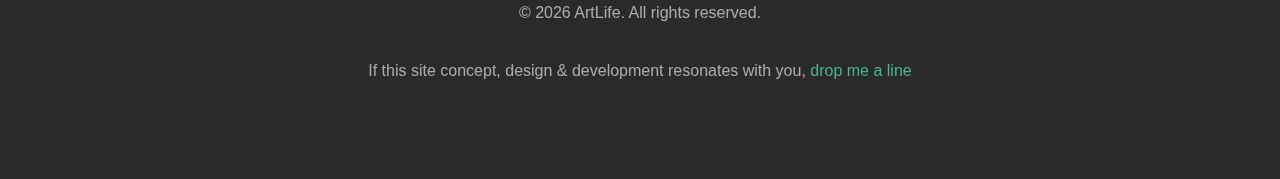
<file: ResearchAdvocacy.html>
<!DOCTYPE html>
<html lang="en">
<head>
  <meta charset="UTF-8">
  <meta name="viewport" content="width=device-width, initial-scale=1.0">
  <title>Research&Advocacy | ArtLife</title>
  <link rel="stylesheet" href="css/styles.css">
</head>


<body class="subpage about-page">
  <!-- Logo and Search -->
  <div class="subpage-logo-container">
    <a href="index.html" class="subpage-logo-link">
      <span class="subpage-word art">ART</span>
      <span class="subpage-word life">LIFE</span>
    </a>
  </div>
  
  <div class="subpage-search-container">
    <button class="subpage-search-icon" id="search-toggle" aria-label="Open search">
      <svg xmlns="http://www.w3.org/2000/svg" viewBox="0 0 24 24">
        <path d="M10 2a8 8 0 105.293 14.293l5.707 5.707 1.414-1.414-5.707-5.707A8 8 0 0010 2zm0 2a6 6 0 110 12A6 6 0 0110 4z"/>
      </svg>
    </button>
  </div>

  <!-- Search Overlay -->
  <div id="search-overlay" class="search-overlay">
    <div class="search-box">
      <input type="text" id="search-input" placeholder="Search artworks, programs...">
      <button class="close-search" aria-label="Close search">&times;</button>
    </div>
  </div>

  <aside class="sidebar">
    <nav class="sidebar-nav">
    <a href="about.html" class="nav-link">About</a>   
    <a href="what_we_do.html" class="nav-link active">What we do</a>

     <!-- Vertical Section Menu -->

    <div class="section-menu">
      <a href="what_we_do.html" class="section-menu-item" data-target="OurWork">
        <span>Defining us</span>
      </a>
      <a href="ResearchAdvocacy.html" class="section-menu-item active" data-target="research">
        <span>Research & Advocacy</span>
      </a>
    </div>
    <a href="support.html" class="nav-link">Community</a>
    <a href="projects.html" class="nav-link">Projects</a>
    </nav>
  </aside>  

  <!-- Main Content -->
  <main class="main-content">
    <article>
      <h1 class="about-heading">Research & Advocacy</h1>  
      <p>
        The <strong>ArtLife Research & Advocacy Program</strong> conducts regular studies to evaluate the role and impact of the arts across Nairobi and beyond. In partnership with the University of Nairobi (Faculty of Arts & Social Sciences), we gather insightful data to drive evidence-based industry reforms and strengthen the creative economy.
      </p>

      <section id="Research" class="content-section">
        <div class="about-subheading">Research</div>  
        <div class="sub-about-subheading">    

          <p>
            <strong>365 ArtLife Statistics</strong> is a national opinion poll asking Kenyans: “Why do the arts matter?” This initiative offers real-time public insight to:
            <ul>
              <li>Help artists align their work with public expectations.</li>
              <li>Support cultural advocates with data for meaningful policy engagement.</li>
              <li>Inform government, regulators, and institutions on the value of arts in society.</li>
            </ul>
          </p>

          <p>
            <strong>ArtLife Facts</strong> gathers demographic and media-sourced data from diverse communities. It provides:
            <ul>
              <li>Baseline intelligence on how arts influence communities, income, education, and identity.</li>
              <li>Data to guide dialogue, advocacy, and funding strategies.</li>
              <li>Evidence that highlights skills gaps and opportunities for capacity-building in the sector.</li>
            </ul>
          </p>
        </div>
      </section>  

      <section id="Advocacy" class="content-section">
        <div class="about-subheading">Advocacy</div>  
        <div class="sub-about-subheading">   
          <p>
            At ArtLife, we believe anyone can be a voice for the arts. Through training, data, and public programs, we equip creatives and community members to become bold advocates for a vibrant and inclusive cultural future.
          </p>

          <p>
            We regularly engage policymakers, arts leaders, and citizens on the pressing needs and potentials of Kenya’s creative industries. Our advocacy work emphasizes that:
            <ul>
              <li>The arts foster civic pride, dialogue, healing, and innovation.</li>
              <li>Creative industries contribute significantly to employment and local economies.</li>
              <li>Investing in the arts strengthens tourism, education, and social cohesion.</li>
            </ul>
          </p>

          <p>
            From neighborhood stages to national platforms, ArtLife ensures that the voices of artists and culture workers are heard, valued, and supported.
          </p>
        </div>
      </section>
    </article>
  </main>

  <!-- Footer -->
  <footer class="site-footer reveal">
    <div class="footer-content">
      <div class="footer-group">
        <div class="footer-section">
          <h3>Connect With Us</h3>
          <div class="social-links">
            <a href="https://www.instagram.com/art_life_group_/" target="_blank" rel="noopener noreferrer" aria-label="Instagram">
              <svg class="social-icon" xmlns="http://www.w3.org/2000/svg" viewBox="0 0 24 24" width="24" height="24">
                <path d="M12 2.163c3.204 0 3.584.012 4.85.07 3.252.148 4.771 1.691 4.919 4.919.058 1.265.069 1.645.069 4.849 0 3.205-.012 3.584-.069 4.849-.149 3.225-1.664 4.771-4.919 4.919-1.266.058-1.644.07-4.85.07-3.204 0-3.584-.012-4.849-.07-3.26-.149-4.771-1.699-4.919-4.92-.058-1.265-.07-1.644-.07-4.849 0-3.204.013-3.583.07-4.849.149-3.227 1.664-4.771 4.919-4.919 1.266-.057 1.645-.069 4.849-.069zm0-2.163c-3.259 0-3.667.014-4.947.072-4.358.2-6.78 2.618-6.98 6.98-.059 1.281-.073 1.689-.073 4.948 0 3.259.014 3.668.072 4.948.2 4.358 2.618 6.78 6.98 6.98 1.281.058 1.689.072 4.948.072 3.259 0 3.668-.014 4.948-.072 4.354-.2 6.782-2.618 6.979-6.98.059-1.28.073-1.689.073-4.948 0-3.259-.014-3.667-.072-4.947-.196-4.354-2.617-6.78-6.979-6.98-1.281-.059-1.69-.073-4.949-.073zm0 5.838c-3.403 0-6.162 2.759-6.162 6.162s2.759 6.163 6.162 6.163 6.162-2.759 6.162-6.163c0-3.403-2.759-6.162-6.162-6.162zm0 10.162c-2.209 0-4-1.79-4-4 0-2.209 1.791-4 4-4s4 1.791 4 4c0 2.21-1.791 4-4 4zm6.406-11.845c-.796 0-1.441.645-1.441 1.44s.645 1.44 1.441 1.44c.795 0 1.439-.645 1.439-1.44s-.644-1.44-1.439-1.44z"/>
              </svg>
            </a>
            <a href="https://x.com/Art_Life_Group" target="_blank" rel="noopener noreferrer" aria-label="Twitter">
              <svg class="social-icon" xmlns="http://www.w3.org/2000/svg" viewBox="0 0 1200 1227" width="32" height="32" fill="white">
                <path d="M714.299 536.809 1181.38 0H1073.9L664.906 470.61 337.154 0H0L489.932 710.652 0 1227h107.477l433.206-488.444L862.846 1227H1200L714.299 536.809Zm-152.289 171.713-50.266-73.648L163.503 90.75h127.736l293.225 429.721 50.266 73.648 372.225 545.813H879.954L562.01 708.522Z"/>
              </svg>
            </a>
            <a href="https://ke.linkedin.com/company/art-life-group" target="_blank" rel="noopener noreferrer" aria-label="LinkedIn">
              <svg class="social-icon" xmlns="http://www.w3.org/2000/svg" viewBox="0 0 24 24" width="24" height="24">
                <path d="M4.98 3.5C4.98 4.88 3.88 6 2.5 6S0 4.88 0 3.5 1.12 1 2.5 1 4.98 2.12 4.98 3.5zM.5 8h4V24h-4V8zm7.5 0h3.6v2.2h.1c.5-.9 1.8-2.2 3.7-2.2 4 0 4.7 2.6 4.7 6v9.9h-4v-8.7c0-2.1-.1-4.7-2.9-4.7-2.9 0-3.4 2.3-3.4 4.6v8.8h-4V8z"/>
              </svg>
            </a>
          </div>
        </div>    

        <div class="footer-section">
          <h3>Legal</h3>
          <a href="privacy.html">Privacy Policy</a>
          <a href="terms.html">Terms of Service</a>
        </div>
      </div>

      <div class="copyright">
        <p>&copy; <span id="current-year"></span> ArtLife. All rights reserved.</p>
      </div>

      <div class="self-promo">
        <p>
          If this site concept, design & development resonates with you, <a href="mailto:kibiwott.studio@proton.me">drop me a line</a>
        </p>
      </div>
    </div>
  </footer>

  <script>
    // Set current year
    document.getElementById('current-year').textContent = new Date().getFullYear();
    
    // Search functionality
    const searchToggle = document.getElementById('search-toggle');
    const searchOverlay = document.getElementById('search-overlay');
    const closeSearch = document.querySelector('.close-search');
    
    searchToggle.addEventListener('click', () => {
      searchOverlay.classList.add('active');
      document.getElementById('search-input').focus();
    });
    
    closeSearch.addEventListener('click', () => {
      searchOverlay.classList.remove('active');
    });
    
    // Close when clicking outside search box
    searchOverlay.addEventListener('click', (e) => {
      if (e.target === searchOverlay) {
        searchOverlay.classList.remove('active');
      }
    });

    // Section menu scrolling
    document.querySelectorAll('.section-menu-item').forEach(item => {
      item.addEventListener('click', function() {
        const targetId = this.getAttribute('data-target');
        const targetSection = document.getElementById(targetId);
        
        if (targetSection) {
          // Remove active class from all items
          document.querySelectorAll('.section-menu-item').forEach(i => {
            i.classList.remove('active');
          });
          
          // Add active class to clicked item
          this.classList.add('active');
          
          // Smooth scroll to section
          targetSection.scrollIntoView({
            behavior: 'smooth',
            block: 'start'
          });
        }
      });
    });
  </script>
</body>
</html>
</file>
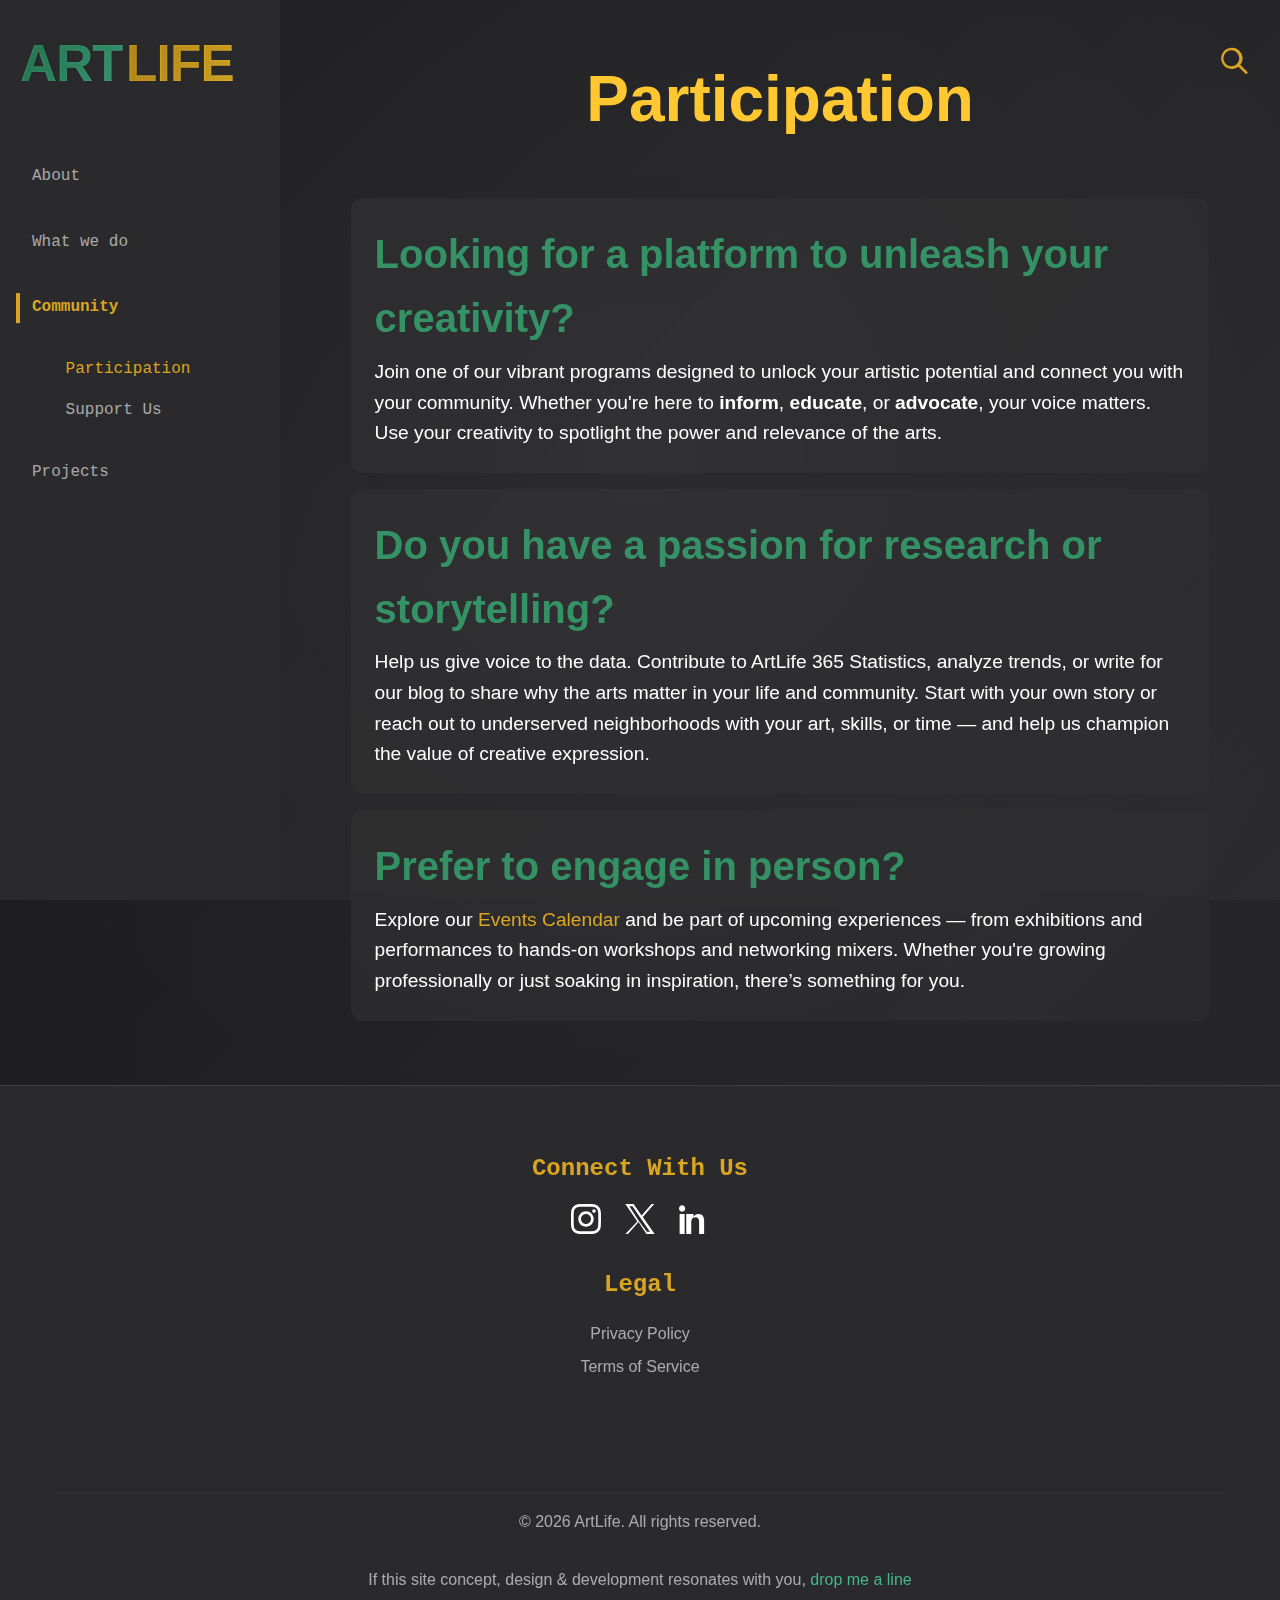
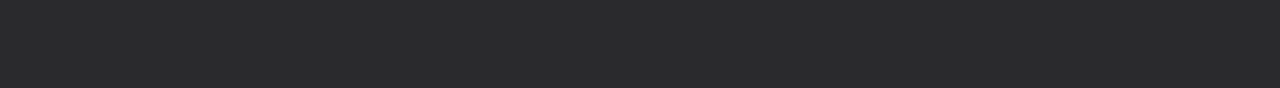
<file: support.html>
<!DOCTYPE html>
<html lang="en">
<head>
  <meta charset="UTF-8">
  <meta name="viewport" content="width=device-width, initial-scale=1.0">
  <title>Community | ArtLife</title>
  <link rel="stylesheet" href="css/styles.css">
</head>

<body class="subpage about-page">
  <!-- Logo and Search -->
  <div class="subpage-logo-container">
    <a href="index.html" class="subpage-logo-link">
      <span class="subpage-word art">ART</span>
      <span class="subpage-word life">LIFE</span>
    </a>
  </div>
  
  <div class="subpage-search-container">
    <button class="subpage-search-icon" id="search-toggle" aria-label="Open search">
      <svg xmlns="http://www.w3.org/2000/svg" viewBox="0 0 24 24">
        <path d="M10 2a8 8 0 105.293 14.293l5.707 5.707 1.414-1.414-5.707-5.707A8 8 0 0010 2zm0 2a6 6 0 110 12A6 6 0 0110 4z"/>
      </svg>
    </button>
  </div>

  <!-- Search Overlay -->
  <div id="search-overlay" class="search-overlay">
    <div class="search-box">
      <input type="text" id="search-input" placeholder="Search artworks, programs...">
      <button class="close-search" aria-label="Close search">&times;</button>
    </div>
  </div>

  <aside class="sidebar">
    <nav class="sidebar-nav">
    <a href="about.html" class="nav-link">About</a>  
    <a href="what_we_do.html" class="nav-link">What we do</a>    
    <a href="support.html" class="nav-link active">Community</a>

    <!-- Vertical Section Menu -->

    <div class="section-menu">
      <a href="support.html" class="section-menu-item active" data-target="Participate">
        <span>Participation</span>
      </a>
      <a href="JoinAProgram.html" class="section-menu-item" data-target="JaP">
        <span>Support Us</span>
      </a>
    </div>
    <a href="projects.html" class="nav-link">Projects</a>
    </nav>
  </aside>

  <!-- Main Content -->
  <main class="main-content">
    <article>
      <h1 class="about-heading">Participation</h1> 

      <section id="Participate" class="content-section">
        <div class="about-subheading">Looking for a platform to unleash your creativity?</div>  
        <div class="sub-about-subheading">    
          <p>
            Join one of our vibrant programs designed to unlock your artistic potential and connect you with your community. Whether you're here to <strong>inform</strong>, <strong>educate</strong>, or <strong>advocate</strong>, your voice matters. Use your creativity to spotlight the power and relevance of the arts.
          </p>
        </div>
      </section> 

      <section id="Participate" class="content-section">
        <div class="about-subheading">Do you have a passion for research or storytelling?</div>  
        <div class="sub-about-subheading"> 
          <p>
            Help us give voice to the data. Contribute to ArtLife 365 Statistics, analyze trends, or write for our blog to share why the arts matter in your life and community. Start with your own story or reach out to underserved neighborhoods with your art, skills, or time — and help us champion the value of creative expression.
          </p>
        </div>
      </section>  

      <section id="Participate" class="content-section">
        <div class="about-subheading">Prefer to engage in person?</div>  
        <div class="sub-about-subheading"> 
          <p>
            Explore our <a href="#Events">Events Calendar</a> and be part of upcoming experiences — from exhibitions and performances to hands-on workshops and networking mixers. Whether you're growing professionally or just soaking in inspiration, there’s something for you.
          </p>
        </div>
      </section>  
    </article>
  </main>

  <!-- Footer -->
  <footer class="site-footer reveal">
    <div class="footer-content">
      <div class="footer-group">
        <div class="footer-section">
          <h3>Connect With Us</h3>
          <div class="social-links">
            <a href="https://www.instagram.com/art_life_group_/" target="_blank" rel="noopener noreferrer" aria-label="Instagram">
              <svg class="social-icon" xmlns="http://www.w3.org/2000/svg" viewBox="0 0 24 24" width="24" height="24">
                <path d="M12 2.163c3.204 0 3.584.012 4.85.07 3.252.148 4.771 1.691 4.919 4.919.058 1.265.069 1.645.069 4.849 0 3.205-.012 3.584-.069 4.849-.149 3.225-1.664 4.771-4.919 4.919-1.266.058-1.644.07-4.85.07-3.204 0-3.584-.012-4.849-.07-3.26-.149-4.771-1.699-4.919-4.92-.058-1.265-.07-1.644-.07-4.849 0-3.204.013-3.583.07-4.849.149-3.227 1.664-4.771 4.919-4.919 1.266-.057 1.645-.069 4.849-.069zm0-2.163c-3.259 0-3.667.014-4.947.072-4.358.2-6.78 2.618-6.98 6.98-.059 1.281-.073 1.689-.073 4.948 0 3.259.014 3.668.072 4.948.2 4.358 2.618 6.78 6.98 6.98 1.281.058 1.689.072 4.948.072 3.259 0 3.668-.014 4.948-.072 4.354-.2 6.782-2.618 6.979-6.98.059-1.28.073-1.689.073-4.948 0-3.259-.014-3.667-.072-4.947-.196-4.354-2.617-6.78-6.979-6.98-1.281-.059-1.69-.073-4.949-.073zm0 5.838c-3.403 0-6.162 2.759-6.162 6.162s2.759 6.163 6.162 6.163 6.162-2.759 6.162-6.163c0-3.403-2.759-6.162-6.162-6.162zm0 10.162c-2.209 0-4-1.79-4-4 0-2.209 1.791-4 4-4s4 1.791 4 4c0 2.21-1.791 4-4 4zm6.406-11.845c-.796 0-1.441.645-1.441 1.44s.645 1.44 1.441 1.44c.795 0 1.439-.645 1.439-1.44s-.644-1.44-1.439-1.44z"/>
              </svg>
            </a>
            <a href="https://x.com/Art_Life_Group" target="_blank" rel="noopener noreferrer" aria-label="Twitter">
              <svg class="social-icon" xmlns="http://www.w3.org/2000/svg" viewBox="0 0 1200 1227" width="32" height="32" fill="white">
                <path d="M714.299 536.809 1181.38 0H1073.9L664.906 470.61 337.154 0H0L489.932 710.652 0 1227h107.477l433.206-488.444L862.846 1227H1200L714.299 536.809Zm-152.289 171.713-50.266-73.648L163.503 90.75h127.736l293.225 429.721 50.266 73.648 372.225 545.813H879.954L562.01 708.522Z"/>
              </svg>
            </a>
            <a href="https://ke.linkedin.com/company/art-life-group" target="_blank" rel="noopener noreferrer" aria-label="LinkedIn">
              <svg class="social-icon" xmlns="http://www.w3.org/2000/svg" viewBox="0 0 24 24" width="24" height="24">
                <path d="M4.98 3.5C4.98 4.88 3.88 6 2.5 6S0 4.88 0 3.5 1.12 1 2.5 1 4.98 2.12 4.98 3.5zM.5 8h4V24h-4V8zm7.5 0h3.6v2.2h.1c.5-.9 1.8-2.2 3.7-2.2 4 0 4.7 2.6 4.7 6v9.9h-4v-8.7c0-2.1-.1-4.7-2.9-4.7-2.9 0-3.4 2.3-3.4 4.6v8.8h-4V8z"/>
              </svg>
            </a>
          </div>
        </div>    

        <div class="footer-section">
          <h3>Legal</h3>
          <a href="privacy.html">Privacy Policy</a>
          <a href="terms.html">Terms of Service</a>
        </div>
      </div>

      <div class="copyright">
        <p>&copy; <span id="current-year"></span> ArtLife. All rights reserved.</p>
      </div>

      <div class="self-promo">
        <p>
          If this site concept, design & development resonates with you, <a href="mailto:kibiwott.studio@proton.me">drop me a line</a>
        </p>
      </div>
    </div>
  </footer>

  <script>
    // Set current year
    document.getElementById('current-year').textContent = new Date().getFullYear();
    
    // Search functionality
    const searchToggle = document.getElementById('search-toggle');
    const searchOverlay = document.getElementById('search-overlay');
    const closeSearch = document.querySelector('.close-search');
    
    searchToggle.addEventListener('click', () => {
      searchOverlay.classList.add('active');
      document.getElementById('search-input').focus();
    });
    
    closeSearch.addEventListener('click', () => {
      searchOverlay.classList.remove('active');
    });
    
    // Close when clicking outside search box
    searchOverlay.addEventListener('click', (e) => {
      if (e.target === searchOverlay) {
        searchOverlay.classList.remove('active');
      }
    });

    // Section menu scrolling
    document.querySelectorAll('.section-menu-item').forEach(item => {
      item.addEventListener('click', function() {
        const targetId = this.getAttribute('data-target');
        const targetSection = document.getElementById(targetId);
        
        if (targetSection) {
          // Remove active class from all items
          document.querySelectorAll('.section-menu-item').forEach(i => {
            i.classList.remove('active');
          });
          
          // Add active class to clicked item
          this.classList.add('active');
          
          // Smooth scroll to section
          targetSection.scrollIntoView({
            behavior: 'smooth',
            block: 'start'
          });
        }
      });
    });
  </script>
</body>
</html>
</file>
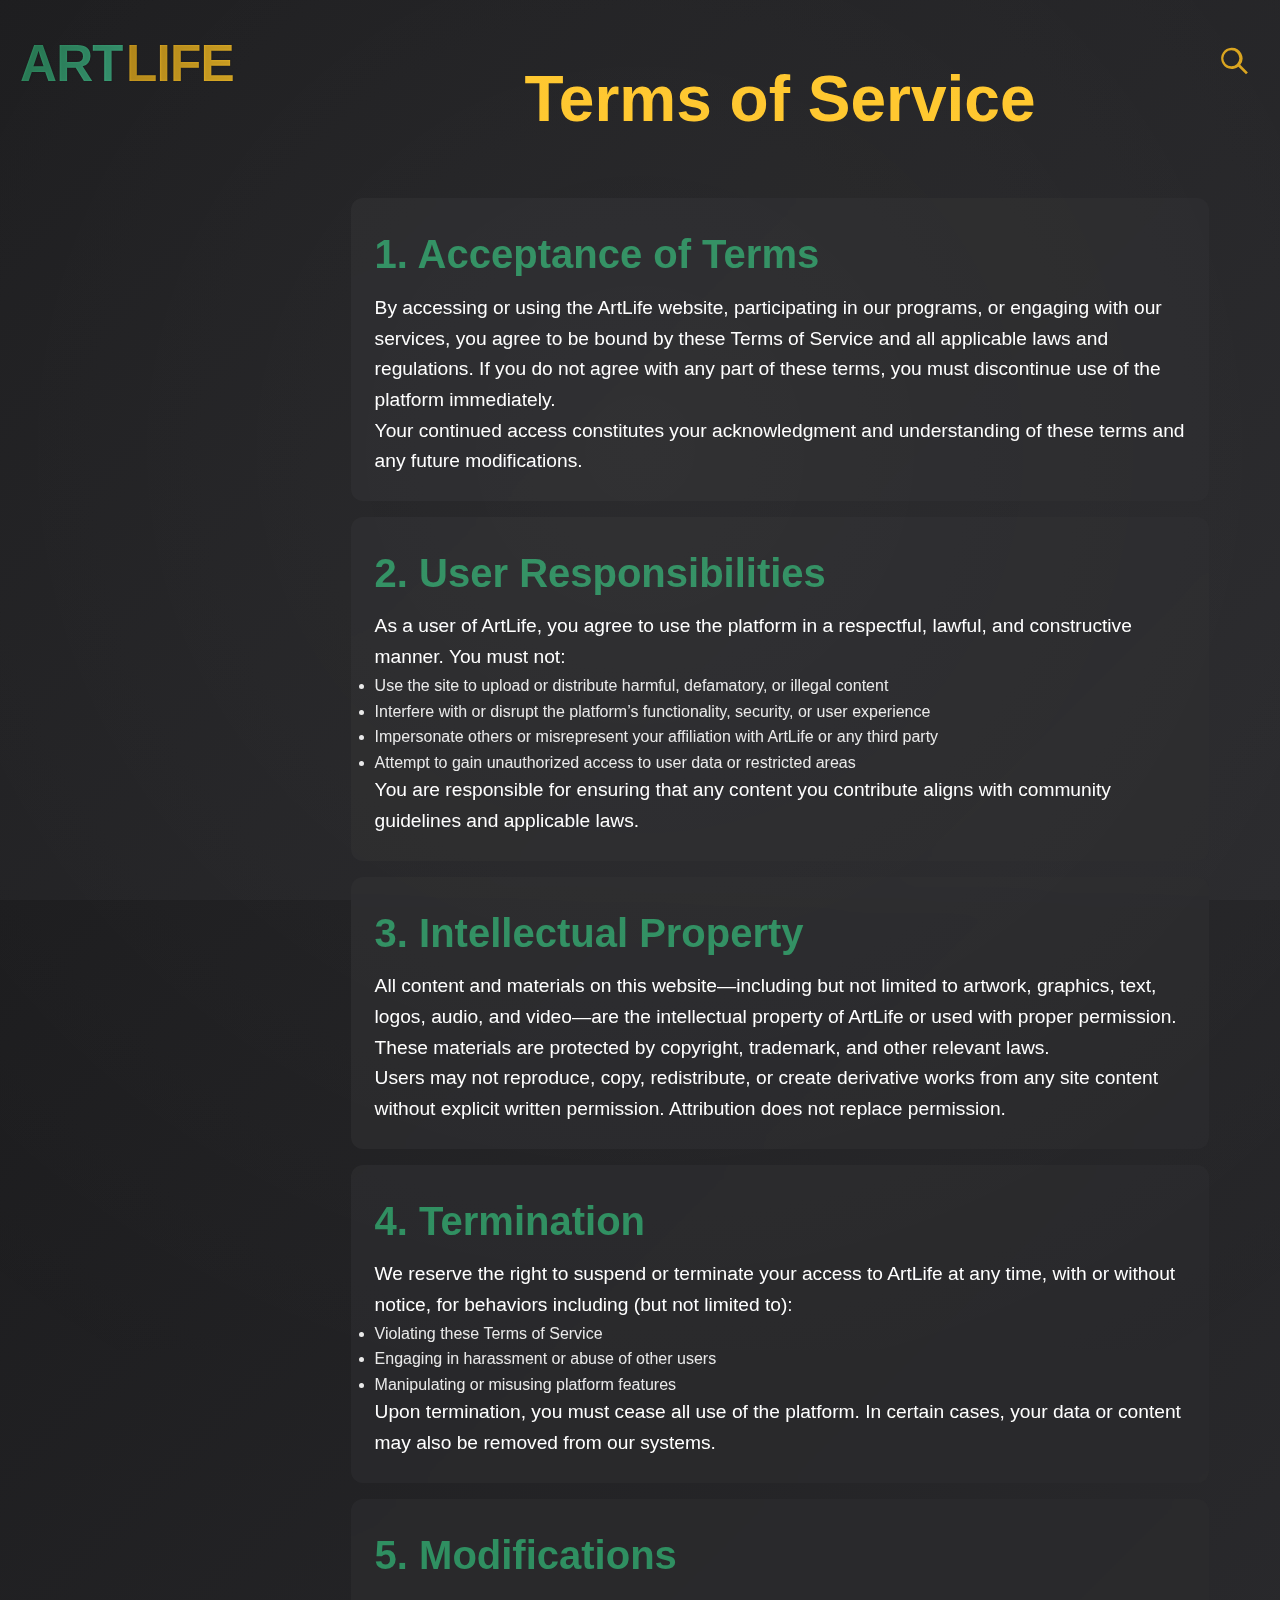
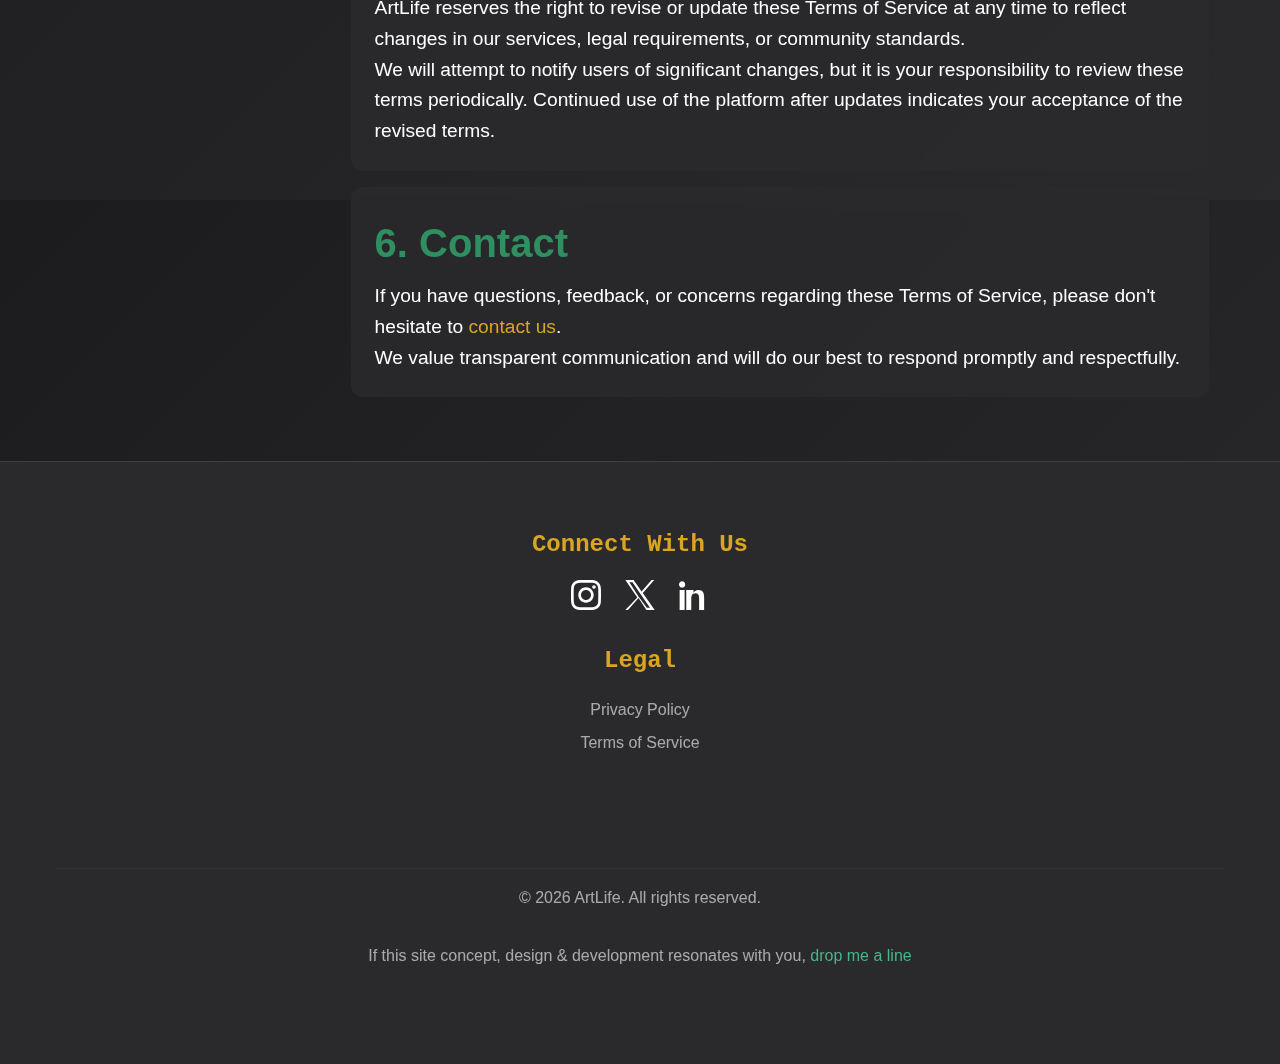
<file: terms.html>
<!DOCTYPE html>
<html lang="en">
<head>
  <meta charset="UTF-8" />
  <meta name="viewport" content="width=device-width, initial-scale=1.0" />
  <title>Terms of Service | ArtLife</title>
  <link rel="stylesheet" href="css/styles.css" />
</head>
<body class="subpage terms-page">
  <!-- Logo and Search -->
  <div class="subpage-logo-container">
    <a href="index.html" class="subpage-logo-link">
      <span class="subpage-word art">ART</span>
      <span class="subpage-word life">LIFE</span>
    </a>
  </div>

  <div class="subpage-search-container">
    <button class="subpage-search-icon" id="search-toggle" aria-label="Open search">
      <svg xmlns="http://www.w3.org/2000/svg" viewBox="0 0 24 24">
        <path d="M10 2a8 8 0 105.293 14.293l5.707 5.707 1.414-1.414-5.707-5.707A8 8 0 0010 2zm0 2a6 6 0 110 12A6 6 0 0110 4z"/>
      </svg>
    </button>
  </div>

  <div id="search-overlay" class="search-overlay">
    <div class="search-box">
      <input type="text" id="search-input" placeholder="Search artworks, programs..." />
      <button class="close-search" aria-label="Close search">&times;</button>
    </div>
  </div>

  <!-- Main Content -->
  <main class="main-content">
    <article>
      <h1 class="about-heading">Terms of Service</h1>        

      <section id="AoT" class="content-section">
        <div class="about-subheading">1. Acceptance of Terms</div>  
        <div class="sub-about-subheading">    
          <p>By accessing or using the ArtLife website, participating in our programs, or engaging with our services, you agree to be bound by these Terms of Service and all applicable laws and regulations. If you do not agree with any part of these terms, you must discontinue use of the platform immediately.</p>
          <p>Your continued access constitutes your acknowledgment and understanding of these terms and any future modifications.</p>
        </div>
      </section>

      <section id="UR" class="content-section">
        <div class="about-subheading">2. User Responsibilities</div>  
        <div class="sub-about-subheading">    
          <p>As a user of ArtLife, you agree to use the platform in a respectful, lawful, and constructive manner. You must not:</p>
          <ul>
            <li>Use the site to upload or distribute harmful, defamatory, or illegal content</li>
            <li>Interfere with or disrupt the platform’s functionality, security, or user experience</li>
            <li>Impersonate others or misrepresent your affiliation with ArtLife or any third party</li>
            <li>Attempt to gain unauthorized access to user data or restricted areas</li>
          </ul>
          <p>You are responsible for ensuring that any content you contribute aligns with community guidelines and applicable laws.</p>
        </div>
      </section>

      <section id="Intellect" class="content-section">
        <div class="about-subheading">3. Intellectual Property</div>  
        <div class="sub-about-subheading">    
          <p>All content and materials on this website—including but not limited to artwork, graphics, text, logos, audio, and video—are the intellectual property of ArtLife or used with proper permission. These materials are protected by copyright, trademark, and other relevant laws.</p>
          <p>Users may not reproduce, copy, redistribute, or create derivative works from any site content without explicit written permission. Attribution does not replace permission.</p>
        </div>
      </section>

      <section id="Termi" class="content-section">
        <div class="about-subheading">4. Termination</div>  
        <div class="sub-about-subheading">    
          <p>We reserve the right to suspend or terminate your access to ArtLife at any time, with or without notice, for behaviors including (but not limited to):</p>
          <ul>
            <li>Violating these Terms of Service</li>
            <li>Engaging in harassment or abuse of other users</li>
            <li>Manipulating or misusing platform features</li>
          </ul>
          <p>Upon termination, you must cease all use of the platform. In certain cases, your data or content may also be removed from our systems.</p>
        </div>
      </section>

      <section id="Modif" class="content-section">
        <div class="about-subheading">5. Modifications</div>  
        <div class="sub-about-subheading">    
          <p>ArtLife reserves the right to revise or update these Terms of Service at any time to reflect changes in our services, legal requirements, or community standards.</p>
          <p>We will attempt to notify users of significant changes, but it is your responsibility to review these terms periodically. Continued use of the platform after updates indicates your acceptance of the revised terms.</p>
        </div>
      </section>

      <section id="Cont" class="content-section">
        <div class="about-subheading">6. Contact</div>  
        <div class="sub-about-subheading">    
          <p>If you have questions, feedback, or concerns regarding these Terms of Service, please don't hesitate to <a href="contact.html">contact us</a>.</p>
          <p>We value transparent communication and will do our best to respond promptly and respectfully.</p>
        </div>
      </section>

    </article>
  </main>

  <!-- Footer -->
  <footer class="site-footer reveal">
    <div class="footer-content">
      <div class="footer-group">
        <div class="footer-section">
          <h3>Connect With Us</h3>
          <div class="social-links">
            <a href="https://www.instagram.com/art_life_group_/" target="_blank" rel="noopener noreferrer" aria-label="Instagram">
              <svg class="social-icon" xmlns="http://www.w3.org/2000/svg" viewBox="0 0 24 24" width="24" height="24">
                <path d="M12 2.163c3.204 0 3.584.012 4.85.07 3.252.148 4.771 1.691 4.919 4.919.058 1.265.069 1.645.069 4.849 0 3.205-.012 3.584-.069 4.849-.149 3.225-1.664 4.771-4.919 4.919-1.266.058-1.644.07-4.85.07-3.204 0-3.584-.012-4.849-.07-3.26-.149-4.771-1.699-4.919-4.92-.058-1.265-.07-1.644-.07-4.849 0-3.204.013-3.583.07-4.849.149-3.227 1.664-4.771 4.919-4.919 1.266-.057 1.645-.069 4.849-.069zm0-2.163c-3.259 0-3.667.014-4.947.072-4.358.2-6.78 2.618-6.98 6.98-.059 1.281-.073 1.689-.073 4.948 0 3.259.014 3.668.072 4.948.2 4.358 2.618 6.78 6.98 6.98 1.281.058 1.689.072 4.948.072 3.259 0 3.668-.014 4.948-.072 4.354-.2 6.782-2.618 6.979-6.98.059-1.28.073-1.689.073-4.948 0-3.259-.014-3.667-.072-4.947-.196-4.354-2.617-6.78-6.979-6.98-1.281-.059-1.69-.073-4.949-.073zm0 5.838c-3.403 0-6.162 2.759-6.162 6.162s2.759 6.163 6.162 6.163 6.162-2.759 6.162-6.163c0-3.403-2.759-6.162-6.162-6.162zm0 10.162c-2.209 0-4-1.79-4-4 0-2.209 1.791-4 4-4s4 1.791 4 4c0 2.21-1.791 4-4 4zm6.406-11.845c-.796 0-1.441.645-1.441 1.44s.645 1.44 1.441 1.44c.795 0 1.439-.645 1.439-1.44s-.644-1.44-1.439-1.44z"/>
              </svg>
            </a>
            <a href="https://x.com/Art_Life_Group" target="_blank" rel="noopener noreferrer" aria-label="Twitter">
              <svg class="social-icon" xmlns="http://www.w3.org/2000/svg" viewBox="0 0 1200 1227" width="32" height="32" fill="white">
                <path d="M714.299 536.809 1181.38 0H1073.9L664.906 470.61 337.154 0H0L489.932 710.652 0 1227h107.477l433.206-488.444L862.846 1227H1200L714.299 536.809Zm-152.289 171.713-50.266-73.648L163.503 90.75h127.736l293.225 429.721 50.266 73.648 372.225 545.813H879.954L562.01 708.522Z"/>
              </svg>
            </a>
            <a href="https://ke.linkedin.com/company/art-life-group" target="_blank" rel="noopener noreferrer" aria-label="LinkedIn">
              <svg class="social-icon" xmlns="http://www.w3.org/2000/svg" viewBox="0 0 24 24" width="24" height="24">
                <path d="M4.98 3.5C4.98 4.88 3.88 6 2.5 6S0 4.88 0 3.5 1.12 1 2.5 1 4.98 2.12 4.98 3.5zM.5 8h4V24h-4V8zm7.5 0h3.6v2.2h.1c.5-.9 1.8-2.2 3.7-2.2 4 0 4.7 2.6 4.7 6v9.9h-4v-8.7c0-2.1-.1-4.7-2.9-4.7-2.9 0-3.4 2.3-3.4 4.6v8.8h-4V8z"/>
              </svg>
            </a>
          </div>
        </div>    

        <div class="footer-section">
          <h3>Legal</h3>
          <a href="privacy.html">Privacy Policy</a>
          <a href="terms.html">Terms of Service</a>
        </div>
      </div>

      <div class="copyright">
        <p>&copy; <span id="current-year"></span> ArtLife. All rights reserved.</p>
      </div>

      <div class="self-promo">
        <p>
          If this site concept, design & development resonates with you, <a href="mailto:kibiwott.studio@proton.me">drop me a line</a>
        </p>
      </div>
    </div>
  </footer>

  <script>
    document.getElementById("current-year").textContent = new Date().getFullYear();

    const searchToggle = document.getElementById("search-toggle");
    const searchOverlay = document.getElementById("search-overlay");
    const closeSearch = document.querySelector(".close-search");

    searchToggle.addEventListener("click", () => {
      searchOverlay.classList.add("active");
      document.getElementById("search-input").focus();
    });

    closeSearch.addEventListener("click", () => {
      searchOverlay.classList.remove("active");
    });

    searchOverlay.addEventListener("click", (e) => {
      if (e.target === searchOverlay) {
        searchOverlay.classList.remove("active");
      }
    });
  </script>
</body>
</html>
</file>
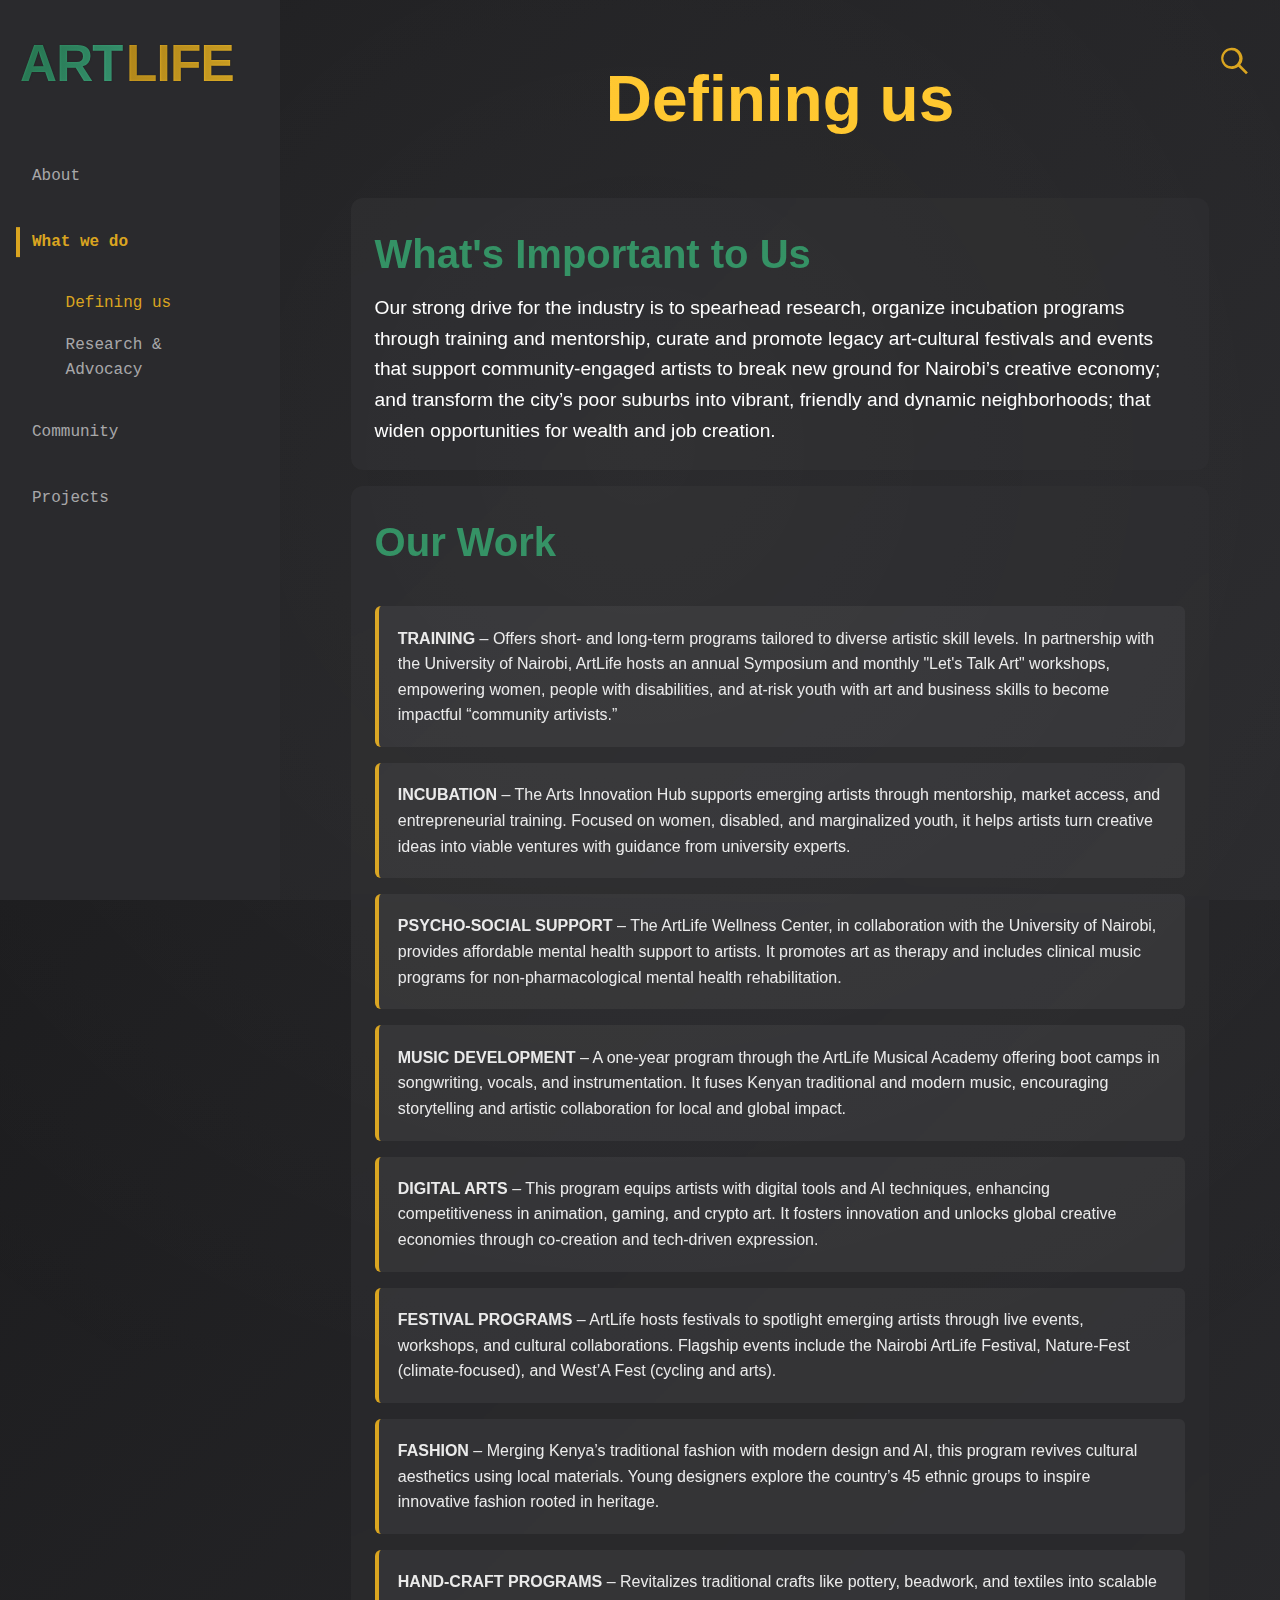
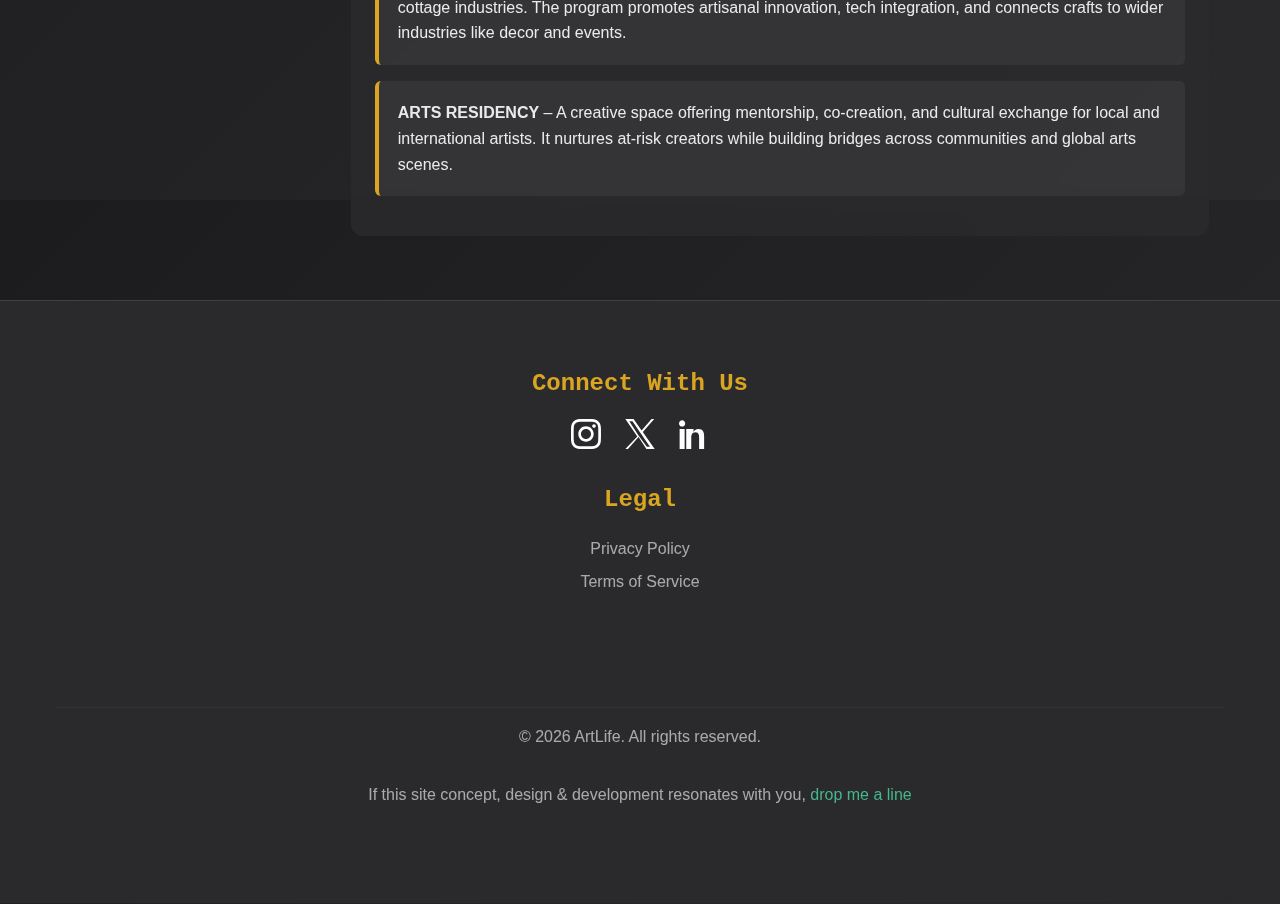
<file: what_we_do.html>
<!DOCTYPE html>
<html lang="en">
<head>
  <meta charset="UTF-8">
  <meta name="viewport" content="width=device-width, initial-scale=1.0">
  <title>What We Do | ArtLife</title>
  <link rel="stylesheet" href="css/styles.css">

  <style>
    .OurWork-list {
      list-style-type: none;
      padding: 0;
      margin-top: 2rem;
    }
    
    .OurWork-list li {
      padding: 1.2rem;
      margin-bottom: 1rem;
      background: rgba(255,255,255,0.05);
      border-left: 4px solid var(--primary);
      transition: all 0.3s ease;
      border-radius: 6px;
    }
    
    .OurWork-list li:hover {
      background: rgba(255,255,255,0.1);
      transform: translateX(8px);
      color: var(--secondary-dark, #2F8F61);
    }

  </style>
</head>


<body class="subpage about-page">
  <!-- Logo and Search -->
  <div class="subpage-logo-container">
    <a href="index.html" class="subpage-logo-link">
      <span class="subpage-word art">ART</span>
      <span class="subpage-word life">LIFE</span>
    </a>
  </div>
  
  <div class="subpage-search-container">
    <button class="subpage-search-icon" id="search-toggle" aria-label="Open search">
      <svg xmlns="http://www.w3.org/2000/svg" viewBox="0 0 24 24">
        <path d="M10 2a8 8 0 105.293 14.293l5.707 5.707 1.414-1.414-5.707-5.707A8 8 0 0010 2zm0 2a6 6 0 110 12A6 6 0 0110 4z"/>
      </svg>
    </button>
  </div>

  <!-- Search Overlay -->
  <div id="search-overlay" class="search-overlay">
    <div class="search-box">
      <input type="text" id="search-input" placeholder="Search artworks, programs...">
      <button class="close-search" aria-label="Close search">&times;</button>
    </div>
  </div>

  <aside class="sidebar">
    <nav class="sidebar-nav">
    <a href="about.html" class="nav-link">About</a>   
    <a href="what_we_do.html" class="nav-link active">What we do</a>

     <!-- Vertical Section Menu -->

    <div class="section-menu">
      <a href="what_we_do.html" class="section-menu-item active" data-target="OurWork">
        <span>Defining us</span>
      </a>
      <a href="ResearchAdvocacy.html" class="section-menu-item" data-target="research">
        <span>Research & Advocacy</span>
      </a>
    </div>
    <a href="support.html" class="nav-link">Community</a>
    <a href="projects.html" class="nav-link">Projects</a>
    </nav>
  </aside>  

  <!-- Main Content -->
  <main class="main-content">
    <article>
      <h1 class="about-heading">Defining us</h1>  

      <section id="WITU" class="content-section">
        <div class="about-subheading">What's Important to Us</div>  
        <div class="sub-about-subheading">    
          <p>Our strong drive for the industry is to spearhead research, organize incubation programs through training and mentorship, curate and promote legacy art-cultural festivals and events that support community-engaged artists to break new ground for Nairobi’s creative economy; and transform the city’s poor suburbs into vibrant, friendly and dynamic neighborhoods; that widen opportunities for wealth and job creation.</p>
        </div>
      </section>  

      <section id="OurWork" class="content-section">
        <div class="about-subheading">Our Work</div>  
        <ul class="OurWork-list">
          <li><strong>TRAINING</strong> – Offers short- and long-term programs tailored to diverse artistic skill levels. In partnership with the University of Nairobi, ArtLife hosts an annual Symposium and monthly "Let's Talk Art" workshops, empowering women, people with disabilities, and at-risk youth with art and business skills to become impactful “community artivists.”</li>
          <li><strong>INCUBATION</strong> – The Arts Innovation Hub supports emerging artists through mentorship, market access, and entrepreneurial training. Focused on women, disabled, and marginalized youth, it helps artists turn creative ideas into viable ventures with guidance from university experts.</li>
          <li><strong>PSYCHO-SOCIAL SUPPORT</strong> – The ArtLife Wellness Center, in collaboration with the University of Nairobi, provides affordable mental health support to artists. It promotes art as therapy and includes clinical music programs for non-pharmacological mental health rehabilitation.</li>
          <li><strong>MUSIC DEVELOPMENT</strong> – A one-year program through the ArtLife Musical Academy offering boot camps in songwriting, vocals, and instrumentation. It fuses Kenyan traditional and modern music, encouraging storytelling and artistic collaboration for local and global impact.</li>
          <li><strong>DIGITAL ARTS</strong> – This program equips artists with digital tools and AI techniques, enhancing competitiveness in animation, gaming, and crypto art. It fosters innovation and unlocks global creative economies through co-creation and tech-driven expression.</li>
          <li><strong>FESTIVAL PROGRAMS</strong> – ArtLife hosts festivals to spotlight emerging artists through live events, workshops, and cultural collaborations. Flagship events include the Nairobi ArtLife Festival, Nature-Fest (climate-focused), and West’A Fest (cycling and arts).</li>
          <li><strong>FASHION</strong> – Merging Kenya’s traditional fashion with modern design and AI, this program revives cultural aesthetics using local materials. Young designers explore the country’s 45 ethnic groups to inspire innovative fashion rooted in heritage.</li>
          <li><strong>HAND-CRAFT PROGRAMS</strong> – Revitalizes traditional crafts like pottery, beadwork, and textiles into scalable cottage industries. The program promotes artisanal innovation, tech integration, and connects crafts to wider industries like decor and events.</li>
          <li><strong>ARTS RESIDENCY</strong> – A creative space offering mentorship, co-creation, and cultural exchange for local and international artists. It nurtures at-risk creators while building bridges across communities and global arts scenes.</li>
        </ul>  
      </section>
    </article>
  </main>

  <!-- Footer -->
  <footer class="site-footer reveal">
    <div class="footer-content">
      <div class="footer-group">
        <div class="footer-section">
          <h3>Connect With Us</h3>
          <div class="social-links">
            <a href="https://www.instagram.com/art_life_group_/" target="_blank" rel="noopener noreferrer" aria-label="Instagram">
              <svg class="social-icon" xmlns="http://www.w3.org/2000/svg" viewBox="0 0 24 24" width="24" height="24">
                <path d="M12 2.163c3.204 0 3.584.012 4.85.07 3.252.148 4.771 1.691 4.919 4.919.058 1.265.069 1.645.069 4.849 0 3.205-.012 3.584-.069 4.849-.149 3.225-1.664 4.771-4.919 4.919-1.266.058-1.644.07-4.85.07-3.204 0-3.584-.012-4.849-.07-3.26-.149-4.771-1.699-4.919-4.92-.058-1.265-.07-1.644-.07-4.849 0-3.204.013-3.583.07-4.849.149-3.227 1.664-4.771 4.919-4.919 1.266-.057 1.645-.069 4.849-.069zm0-2.163c-3.259 0-3.667.014-4.947.072-4.358.2-6.78 2.618-6.98 6.98-.059 1.281-.073 1.689-.073 4.948 0 3.259.014 3.668.072 4.948.2 4.358 2.618 6.78 6.98 6.98 1.281.058 1.689.072 4.948.072 3.259 0 3.668-.014 4.948-.072 4.354-.2 6.782-2.618 6.979-6.98.059-1.28.073-1.689.073-4.948 0-3.259-.014-3.667-.072-4.947-.196-4.354-2.617-6.78-6.979-6.98-1.281-.059-1.69-.073-4.949-.073zm0 5.838c-3.403 0-6.162 2.759-6.162 6.162s2.759 6.163 6.162 6.163 6.162-2.759 6.162-6.163c0-3.403-2.759-6.162-6.162-6.162zm0 10.162c-2.209 0-4-1.79-4-4 0-2.209 1.791-4 4-4s4 1.791 4 4c0 2.21-1.791 4-4 4zm6.406-11.845c-.796 0-1.441.645-1.441 1.44s.645 1.44 1.441 1.44c.795 0 1.439-.645 1.439-1.44s-.644-1.44-1.439-1.44z"/>
              </svg>
            </a>
            <a href="https://x.com/Art_Life_Group" target="_blank" rel="noopener noreferrer" aria-label="Twitter">
              <svg class="social-icon" xmlns="http://www.w3.org/2000/svg" viewBox="0 0 1200 1227" width="32" height="32" fill="white">
                <path d="M714.299 536.809 1181.38 0H1073.9L664.906 470.61 337.154 0H0L489.932 710.652 0 1227h107.477l433.206-488.444L862.846 1227H1200L714.299 536.809Zm-152.289 171.713-50.266-73.648L163.503 90.75h127.736l293.225 429.721 50.266 73.648 372.225 545.813H879.954L562.01 708.522Z"/>
              </svg>
            </a>
            <a href="https://ke.linkedin.com/company/art-life-group" target="_blank" rel="noopener noreferrer" aria-label="LinkedIn">
              <svg class="social-icon" xmlns="http://www.w3.org/2000/svg" viewBox="0 0 24 24" width="24" height="24">
                <path d="M4.98 3.5C4.98 4.88 3.88 6 2.5 6S0 4.88 0 3.5 1.12 1 2.5 1 4.98 2.12 4.98 3.5zM.5 8h4V24h-4V8zm7.5 0h3.6v2.2h.1c.5-.9 1.8-2.2 3.7-2.2 4 0 4.7 2.6 4.7 6v9.9h-4v-8.7c0-2.1-.1-4.7-2.9-4.7-2.9 0-3.4 2.3-3.4 4.6v8.8h-4V8z"/>
              </svg>
            </a>
          </div>
        </div>    

        <div class="footer-section">
          <h3>Legal</h3>
          <a href="privacy.html">Privacy Policy</a>
          <a href="terms.html">Terms of Service</a>
        </div>
      </div>

      <div class="copyright">
        <p>&copy; <span id="current-year"></span> ArtLife. All rights reserved.</p>
      </div>

      <div class="self-promo">
        <p>
          If this site concept, design & development resonates with you, <a href="mailto:kibiwott.studio@proton.me">drop me a line</a>
        </p>
      </div>
    </div>
  </footer>

  <script>
    // Set current year
    document.getElementById('current-year').textContent = new Date().getFullYear();
    
    // Search functionality
    const searchToggle = document.getElementById('search-toggle');
    const searchOverlay = document.getElementById('search-overlay');
    const closeSearch = document.querySelector('.close-search');
    
    searchToggle.addEventListener('click', () => {
      searchOverlay.classList.add('active');
      document.getElementById('search-input').focus();
    });
    
    closeSearch.addEventListener('click', () => {
      searchOverlay.classList.remove('active');
    });
    
    // Close when clicking outside search box
    searchOverlay.addEventListener('click', (e) => {
      if (e.target === searchOverlay) {
        searchOverlay.classList.remove('active');
      }
    });

    // Section menu scrolling
    document.querySelectorAll('.section-menu-item').forEach(item => {
      item.addEventListener('click', function() {
        const targetId = this.getAttribute('data-target');
        const targetSection = document.getElementById(targetId);
        
        if (targetSection) {
          // Remove active class from all items
          document.querySelectorAll('.section-menu-item').forEach(i => {
            i.classList.remove('active');
          });
          
          // Add active class to clicked item
          this.classList.add('active');
          
          // Smooth scroll to section
          targetSection.scrollIntoView({
            behavior: 'smooth',
            block: 'start'
          });
        }
      });
    });
  </script>
</body>
</html>
</file>
<file: css/styles.css>
/* Base Styles */
:root {
  --primary: #DAA520;
  --primary-light: #FFC72C;
  --secondary: #44B78B;
  --secondary-dark: #2F8F61;
  --dark: #1C1C1E;
  --darker: #2A2A2D;
  --light: #FFFFFF;
  --text-light: rgba(255, 255, 255, 0.9);
  --text-muted: rgba(255, 255, 255, 0.6);
  
  --font-main: 'Inter', sans-serif;
  --font-accent: 'Courier New', monospace;
  
  --spacing-xs: 0.5rem;
  --spacing-sm: 1rem;
  --spacing-md: 2rem;
  --spacing-lg: 3rem;
  --spacing-xl: 4rem;
  
  --border-radius: 8px;
  --border-radius-lg: 12px;
  
  --transition-fast: 0.2s ease;
  --transition-normal: 0.4s ease;
  --transition-slow: 0.6s ease;
}

* {
  margin: 0;
  padding: 0;
  box-sizing: border-box;
}

body {
  font-family: var(--font-main);
  color: var(--text-light);
  background: linear-gradient(135deg, var(--dark), var(--darker));
  min-height: 100vh;
  overflow-x: hidden;
  position: relative;
  display: flex;
  flex-direction: column;
  line-height: 1.6;
  margin: 0;
  padding: 0;
}

/* Utility Classes */
.sr-only {
  position: absolute;
  width: 1px;
  height: 1px;
  padding: 0;
  margin: -1px;
  overflow: hidden;
  clip: rect(0, 0, 0, 0);
  white-space: nowrap;
  border: 0;
}

.btn {
  display: inline-block;
  padding: var(--spacing-xs) var(--spacing-sm);
  background: var(--primary);
  color: var(--dark);
  border: none;
  border-radius: var(--border-radius);
  font-weight: bold;
  cursor: pointer;
  transition: background-color var(--transition-fast);
}

.btn:hover {
  background-color: var(--primary-light);
}

/* Background Effects */
body::before {
  content: "";
  position: absolute;
  inset: 0;
  background-image: url('https://www.transparenttextures.com/patterns/french-stucco.png');
  opacity: 0.08;
  pointer-events: none;
  z-index: 1;
}

body::after {
  content: "";
  position: absolute;
  top: -50%;
  left: -50%;
  width: 200%;
  height: 200%;
  background: radial-gradient(circle at center, rgba(255,255,255,0.04), transparent 70%);
  z-index: 0;
}

/* Header & Hero Styles */
.header {
  position: relative;
  z-index: 10;
}

.hero {
  height: 100vh;
  overflow: hidden;
  width: 100%;
}

.title-container {
  position: fixed;
  top: 50%;
  left: 50%;
  transform: translate(-50%, -50%);
  display: flex;
  gap: var(--spacing-xs);
  z-index: 20;
  transition: all var(--transition-slow);
}

.hero-link {
  display: flex;
  text-decoration: none;
  z-index: 20;
}

.word {
  font-size: clamp(2rem, 10vw, 8rem);
  font-weight: 900;
  text-transform: uppercase;
  letter-spacing: -2px;
  background-clip: text;
  -webkit-background-clip: text;
  color: transparent;
  text-shadow: 1px 1px 5px rgba(0, 0, 0, 0.2);
}

.word.art {
  background-image: linear-gradient(120deg, var(--secondary-dark), var(--secondary));
}

.word.life {
  background-image: linear-gradient(120deg, var(--primary), var(--primary-light));
}

/* Navigation */
.menu-bar {
  position: fixed;
  top: 20px;
  left: 20px;
  right: 20px;
  display: flex;
  flex-wrap: wrap;
  justify-content: center;
  align-items: center;
  padding: 0 var(--spacing-xs);
  z-index: 9;
  opacity: 0;
  visibility: hidden;
  transition: opacity var(--transition-normal);
}

.menu-row {
  display: flex;
  flex-direction: row;
  gap: 1.5rem;
  padding: 1rem;
  flex-wrap: nowrap;
  justify-content: flex-start;
  align-items: center;
  max-width: 700px;
  margin: 0 auto;
  font-family: var(--font-accent);
  font-size: clamp(0.9rem, 2vw, 1.5rem);
  color: var(--primary);
}

.menu-row li {
  list-style: none;
}

.menu-row a {
  font-size: 1.2rem;
  padding: 0.5rem;
  color: inherit;
  text-decoration: none;
  transition: color var(--transition-fast);
  position: relative;
}

.menu-row a:hover,
.menu-row a:focus {
  color: var(--secondary);
  outline: none;
}

.menu-row a::after {
  content: '';
  position: absolute;
  bottom: -2px;
  left: 0;
  width: 0;
  height: 2px;
  background-color: var(--secondary);
  transition: width var(--transition-fast);
}

.menu-row a:hover::after,
.menu-row a:focus::after {
  width: 100%;
}

.search-icon-container {
  position: fixed;
  top: 37px;
  right: 30px;
  z-index: 10;
  opacity: 0;
  visibility: hidden;
  transition: opacity var(--transition-normal);
}

.search-icon {
  width: clamp(24px, 2.5vw, 40px);
  height: clamp(24px, 2.5vw, 40px);
  background: none;
  border: none;
  padding: 0;
  cursor: pointer;
}

.search-icon svg {
  width: 100%;
  height: 100%;
  fill: var(--primary);
  transition: fill var(--transition-fast);
}

.search-icon:hover svg,
.search-icon:focus svg {
  fill: var(--secondary);
}

.hover-text {
  position: fixed;
  top: 30%;
  left: 50%;
  transform: translate(-50%, -50%);
  font-size: clamp(1rem, 4vw, 2rem);
  color: var(--light);
  text-align: center;
  width: min(80%, 1000px); /* Slightly wider container */
  opacity: 0;
  z-index: 5;
  font-family: var(--font-accent);
  white-space: normal;
  text-wrap: pretty; /* Modern line-balancing */
  word-spacing: normal;
  overflow-wrap: normal;
  line-height: 1.6; /* Increased line height */
  visibility: hidden;
  pointer-events: none;
  transition: opacity 0.3s ease;
  padding: 0 1.5rem;
  hyphens: none; /* Prevent unwanted hyphenation */
}

.hover-text.visible {
  opacity: 1;
  visibility: visible;
}

/* Skyline */
.skyline-container {
  position: fixed;
  bottom: 0;
  left: 0;
  width: 100%;
  z-index: 999;
  opacity: 0; /* Start hidden */
  visibility: hidden;
  transition: opacity var(--transition-normal), visibility var(--transition-normal);
  will-change: opacity, visibility;
}

.skyline-container.visible {
  opacity: 1;
  visibility: visible;
}

.skyline-svg {
  width: 100%;
  height: auto;
  opacity: 0.8;
  filter: drop-shadow(0 0 10px rgba(255, 255, 255, 0.1));
  transform: translateZ(0); /* Hardware acceleration */
}

/* Content Sections */
.scroll-content {
  margin-top: 100vh;
  z-index: 1;
  background: var(--dark);
  padding: var(--spacing-xl) var(--spacing-md);
  flex: 1;
}

.content-container {
  max-width: 1200px;
  margin: 0 auto;
  flex: 1;
  display: flex;
  flex-direction: column;
  justify-content: space-between;
  min-height: 100vh;
}

.content-section {
  width: 95%;
  margin: 1rem auto;
  padding: 1.5rem;
  background: rgba(42, 42, 45, 0.8);
  backdrop-filter: blur(10px);
  border-radius: var(--border-radius-lg);
}

.exhibition-grid {
  display: grid;
  grid-template-columns: 1fr;
  gap: var(--spacing-md);
  margin-top: var(--spacing-md);
}

.exhibition-card {
  padding: var(--spacing-md);
  background: rgba(255, 255, 255, 0.05);
  border-radius: var(--border-radius);
  transition: transform var(--transition-fast);
}

.exhibition-card:hover {
  transform: translateY(-5px);
}

.exhibition-card h3 {
  margin-bottom: var(--spacing-xs);
  color: var(--primary);
}

.exhibition-card p {
  color: var(--text-muted);
  margin-bottom: var(--spacing-sm);
}

/* Newsletter */
.newsletter {
  text-align: center;
  padding: var(--spacing-xl) 0;
}

.newsletter h2 {
  margin-bottom: var(--spacing-md);
}

.newsletter-form {
  display: flex;
  max-width: 500px;
  margin: var(--spacing-md) auto 0;
}

.newsletter-form input {
  flex: 1;
  padding: var(--spacing-sm);
  border: none;
  background: rgba(255, 255, 255, 0.1);
  color: var(--light);
  font-family: var(--font-accent);
  border-radius: var(--border-radius) 0 0 var(--border-radius);
}

.newsletter-form button {
  padding: var(--spacing-sm) var(--spacing-md);
  border-radius: 0 var(--border-radius) var(--border-radius) 0;
}

/* Footer */
.site-footer {
  margin-top: auto;
  padding: clamp(var(--spacing-sm), 4vw, var(--spacing-lg)) 0;
  border-top: 1px solid rgba(255, 255, 255, 0.1);
  background-color: var(--darker);
  width: 100%;
  flex-shrink: 0;
  position: relative;
  z-index: 1;
  text-align: center;
}

.footer-content {
  flex-direction: column;
  display: flex;
  justify-content: center;
  flex-wrap: wrap;
  gap: var(--spacing-md) var(--spacing-xl);
  max-width: 1200px;
  margin: 0 auto;
  padding: 1rem;
  width: 100%;
  align-items: center;
}

.footer-group {
  display: flex;
  gap: 10;
  justify-content: center;
  flex-wrap: wrap;
  width: 100%;
}

.footer-section {
  min-width: 100px;
  flex: 1 1 100%;
  margin-bottom: 1.5rem;
  text-align: center;
}

.footer-section h3 {
  font-size: clamp(1rem, 2.5vw, 1.5rem);
  color: var(--primary);
  margin-bottom: var(--spacing-sm);
  font-family: var(--font-accent);
}

.footer-section a {
  font-size: clamp(0.8rem, 2vw, 1rem);
  display: block;
  color: var(--text-muted);
  margin-bottom: var(--spacing-xs);
  text-decoration: none;
  transition: color var(--transition-fast);
}

.footer-section a:hover,
.footer-section a:focus {
  color: var(--light);
  outline: none;
}

.copyright {
  text-align: center;
  margin-top: var(--spacing-lg);
  padding-top: var(--spacing-sm);
  border-top: 1px solid #333;
  color: var(--text-muted);
  width: 100%;
  order: 999;
  position: relative;
}

.self-promo {
  text-align: center;
  color: var(--text-muted);
  width: 100%;
  order: 999;
  margin-bottom: 2rem;
  position: relative;
}

.self-promo a {
  color: var(--secondary);
  text-decoration: none;
  transition: color 0.3s ease;
}

.self-promo a:hover {
  color: var(--secondary-dark);
  text-decoration: underline;
}

/* Search Overlay */
.search-overlay {
  position: fixed;
  top: 0;
  left: 0;
  width: 100%;
  height: 100%;
  background: rgba(0, 0, 0, 0.7);
  backdrop-filter: blur(10px);
  display: flex;
  align-items: center;
  justify-content: center;
  z-index: 1000;
  opacity: 0;
  pointer-events: none;
  transition: opacity var(--transition-fast);
}

.search-overlay.active {
  opacity: 1;
  pointer-events: all;
}

.search-box {
  background: var(--dark);
  border: 2px solid var(--primary);
  padding: var(--spacing-sm) var(--spacing-md);
  width: 80%;
  max-width: 600px;
  position: relative;
}

.search-box input {
  background: transparent;
  border: none;
  color: var(--secondary);
  font-size: 1.5rem;
  width: 100%;
  outline: none;
}

.close-search {
  position: absolute;
  right: var(--spacing-md);
  top: 50%;
  transform: translateY(-50%);
  color: var(--primary);
  cursor: pointer;
  font-size: 1.5rem;
  background: none;
  border: none;
  padding: 0;
}

.close-search:hover,
.close-search:focus {
  color: var(--secondary);
}

/* State Classes */
.shrink .title-container {
  top: 20px;
  left: 20px;
  transform: scale(0.4) translate(0, 0);
  transform-origin: top left;
}

.visible {
  opacity: 1 !important;
  visibility: visible !important;
  pointer-events: auto !important;
}

.fade-out {
  opacity: 0 !important;
  pointer-events: none !important;
}

.fade-in {
  opacity: 1 !important;
  pointer-events: auto !important;
}

.reveal-in {
  opacity: 1 !important;
  transform: translateY(0) !important;
}

/* Responsive Styles */
@media (max-width: 768px) {
  .title-container {
    top: 30%;
    left: 50%;
    transform: translate(-50%, -50%) scale(0.7);
    flex-direction: column;
    align-items: center;
  }

  .word {
    font-size: clamp(3rem, 12vw, 5rem) !important;
    line-height: 1.2;
  }

  .menu-bar {
    left: 100px;
    right: 30px;
  }

  .menu-row {
    flex-direction: column;
    align-items: flex-start;
    padding-left: 0;
    gap: var(--spacing-sm);
  }

  .hover-text {
    top: 25%;
    width: 90%; /* More horizontal space */
    padding: 0 1rem;
    
    /* Improved text rendering */
    font-size: 1.5rem; /* Fixed size for mobile */
    line-height: 1.8; /* Extra spacing for mobile */
    text-wrap: balance; /* Modern browsers will balance lines */
    
    /* Force consistent word grouping */
    word-spacing: -0.05em; /* Tighter spacing */
    
    /* Disable hyphenation */
    hyphens: none;
  }

  .hero-link {
    flex-direction: column;
    align-items: flex-start;
  }

  .search-box {
    width: 90%;
  }

  .sidebar {
    width: 100%;
    position: static;
    flex-direction: row;
    flex-wrap: wrap;
    padding: 1rem;
  }
  
  .sidebar-nav {
    flex-direction: row;
    flex-wrap: wrap;
    margin-top: 1rem;
  }
  
  .main-content {
    margin-left: 0;
    padding: 1.5rem;
  }
  
  .nav-link {
    padding-left: 0;
  }
  
  .nav-link.active::before {
    display: none;
  }

  .subpage-logo-container {
    left: 20px;
  }
  
  .subpage-word {
    font-size: clamp(2rem, 8vw, 4rem);
  }
  
  .subpage-search-container {
    top: 1rem;
    right: 1rem;
    left: 20%;
  }

  .subpage-logo-container::after {
    left: 20%;
    right: -30px;
  }
  
  .subpage-search-icon {
    width: 28px;
    height: 28px;
  }

  .word, .exhibition-card {
    transition: none !important;
    transform: none !important;
  }
  
  .ticker-track {
    animation: scroll 60s linear infinite !important;
  }


}

@media (max-width: 480px) {
  .exhibition-grid {
    grid-template-columns: 1fr;
  }

  .newsletter-form {
    flex-direction: column;
  }

  .newsletter-form input,
  .newsletter-form button {
    width: 100%;
    border-radius: var(--border-radius);
  }

  .newsletter-form button {
    margin-top: var(--spacing-xs);
  }
}

@media (max-width: 600px) {
  .hover-text {
    font-size: 1.5rem;
    top: 25%;
  }
}

/* Better focus styles for accessibility */
a:focus,
button:focus,
input:focus {
  outline: none;
  outline-offset: 2px;
}

/* Typewriter cursor effect */
.hover-text::after {
  content: '|';
  animation: blink 1s step-end infinite;
}

@keyframes blink {
  from, to { opacity: 1; }
  50% { opacity: 0; }
}

/* Prevent scroll position restoration */
html {
  scroll-behavior: auto;
}

/* Ensure all animated elements start hidden */
.menu-bar,
.skyline-container,
.search-icon-container,
.hover-text {
  opacity: 0;
  visibility: hidden;
}

/* Remove visual focus but maintain accessibility */
.hero-link:focus {
  outline: none;
}

/* Provide alternative focus indication for keyboard users */
.hero-link:focus-visible {
  outline: 2px solid var(--primary);
  outline-offset: 4px;
}

.content-wrapper {
  display: flex;
  flex-direction: column;
  flex: 1;
}

html, body {
  height: 100%;
  margin: 0;
}

.reveal {
  will-change: opacity, transform;
}

.footer-buffer {
  height: 50px;  /* equal to the skyline height if needed */
}

/* Add to your main styles.css */
/* Sidebar Styles */
.sidebar {
  width: 280px;
  background-color: var(--darker);
  padding: 2rem 1rem;
  position: fixed;
  top: 0;
  left: 0;
  bottom: 0;
  z-index: 10;
  display: flex;
  flex-direction: column;
}

.logo-link {
  font-size: 1.8rem;
  font-weight: bold;
  text-decoration: none;
  color: #fff;
  margin-bottom: 2rem;
  display: inline-block;
}

.logo-word.art {
  color: var(--primary);
}

.logo-word.life {
  color: var(--light);
}

.sidebar-nav {
  display: flex;
  flex-direction: column;
  gap: 1rem;
  margin-top: 120px;
}

.nav-link {
  color: var(--text-muted);
  text-decoration: none;
  font-family: var(--font-accent);
  font-size: 1rem;
  padding-left: 1rem;
  position: relative;
  transition: color var(--transition-fast);
}

.nav-link:hover {
  color: var(--secondary);
}

.nav-link.active {
  color: var(--primary);
  font-weight: bold;
}

.nav-link.active::before {
  content: '';
  position: absolute;
  left: 0;
  top: 50%;
  transform: translateY(-50%);
  width: 4px;
  height: 60%;
  background-color: var(--primary);
}

.main-content {
  margin-left: 280px;
  padding: 3rem;
}

/* ========== SUBPAGE LOGO FIXES ========== */
.subpage-logo-container {
  position: fixed;
  top: 40px;
  left: 20px;
  transform: scale(0.4);
  transform-origin: top left;
  z-index: 21;
  display: flex;
  gap: 0.5rem;
}

.subpage-logo-container::after {
  content: '';
  position: absolute;
  left: 0; 
  right: 0;
  bottom: 0;
  height: 2px;
  background: var(--primary);
  width: calc(100% + 0.5rem);
  transform: translateX(00.8rem); /* Fine-tune horizontal position */
  display: none;
}

.subpage-logo-link {
  display: flex;
  text-decoration: none;
  z-index: 20;
  gap: 0.5rem;
}

.subpage-logo-link:focus {
  outline: none;
}

.subpage-word {
  font-size: clamp(2rem, 10vw, 8rem);
  font-weight: 900;
  text-transform: uppercase;
  letter-spacing: -2px;
  line-height: 0.9;
  background-clip: text;
  -webkit-background-clip: text;
  color: transparent;
  text-shadow: 1px 1px 5px rgba(0, 0, 0, 0.2);
}

.subpage-word.art {
  background-image: linear-gradient(120deg, var(--secondary-dark), var(--secondary));
}

.subpage-word.life {
  background-image: linear-gradient(120deg, var(--primary), var(--primary-light));
}

.subpage-search-container {
  position: fixed;
  top: 45px;
  right: 30px;
  z-index: 20;
}

.subpage-search-icon {
  width: clamp(24px, 2.5vw, 40px);
  height: clamp(24px, 2.5vw, 40px);
  background: none;
  border: none;
  padding: 0;
  cursor: pointer;
}

.subpage-search-icon svg {
  width: 100%;
  height: 100%;
  fill: var(--primary);
  transition: fill var(--transition-fast);
}

.subpage-search-icon:hover svg,
.subpage-search-icon:focus svg {
  fill: var(--secondary);
}

.history-timeline {
  max-width: 900px;
  margin: 0 auto;
  padding: 4rem 1.5rem;
  color: white;
  background: transparent;
}

.about-heading {
  text-align: center;
  font-size: 4rem;
  color: var(--primary-light, #FFC72C);
  margin-bottom: 3rem;
}

.timeline-entry {
  position: relative;
  margin-bottom: 3rem;
  padding-left: 2rem;
  border-left: 3px solid var(--primary, #DAA520);
  animation: fadeInUp 0.8s ease forwards;
}

.about-subheading {
  font-weight: bold;
  color: var(--secondary-dark, #2F8F61);
  margin-bottom: 0.4rem;
  font-size: 2.5rem;
}

.sub-about-subheading h3 {
  font-size: 2rem;
  color: var(--primary, #DAA520);
  margin-bottom: 0.3rem;
}

.sub-about-subheading p {
  font-size: 1.2rem;
  line-height: 1.6;
  color: white;
}

.sub-about-subheading a {
  color: var(--primary);
  text-decoration: none;
  transition: color 0.3s ease;
}

.sub-about-subheading a:hover {
  color: var(--primary-light);
  text-decoration: underline;
}

/* Entry Animation */
@keyframes fadeInUp {
  from { opacity: 0; transform: translateY(20px); }
  to   { opacity: 1; transform: translateY(0); }
}

/* Optional: Responsive */
@media screen and (max-width: 600px) {
  .sub-about-subheading h3 {
    font-size: 1.1rem;
  }
  .about-subheading {
    font-size: 1rem;
  }
}

/* Updated Goal Cards to match team/advisory style */
.goals-grid {
  display: grid;
  grid-template-columns: repeat(auto-fill, minmax(300px, 1fr));
  gap: 2rem;
  margin-top: 2rem;
  position: relative; /* Establish stacking context */
  z-index: 1; /* Ensure cards stay above other elements */
}

.goal-card {
  background: rgba(255,255,255,0.08);
  padding: 1.8rem;
  border-radius: 10px;
  transition: all 0.3s ease;
  border-left: 4px solid var(--primary);
  display: flex;
  position: relative; /* Important for hover */
  z-index: 1; /* Base z-index */
}

.goal-card:hover {
  transform: translateY(-8px);
  background: rgba(255,255,255,0.15);
  box-shadow: 0 10px 20px rgba(0,0,0,0.15);
  z-index: 2; /* Bring hovered card above others */
}

.goal-card {
  backdrop-filter: blur(10px);
  -webkit-backdrop-filter: blur(10px); /* Safari support */
}

/* Keep your original content styling */
.goal-number {
  font-size: 2rem;
  font-weight: bold;
  color: var(--primary); /* Using your primary color variable */
  margin-right: 15px;
  min-width: 30px;
  color: var(--secondary-dark, #2F8F61);
}

.goal-content h3 {
  margin-top: 0;
  margin-bottom: 10px;
  color: var(--secondary-dark, #2F8F61);
}

.goal-content p {
  margin: 0;
  color: white;
  line-height: 1.5;
}

.goals-summary {
  font-style: italic;
  text-align: center;
  margin-top: 40px;
  color: rgba(255,255,255,0.7);
  border-top: 1px solid rgba(255,255,255,0.1);
  padding-top: 20px;
  grid-column: 1 / -1; /* Makes summary span full width */
}

@media (max-width: 768px) {
  .goals-grid {
    grid-template-columns: 1fr;
  }
}

.section-menu-item.active {
  color: var(--primary);
  font-weight: 500;
}

.section-menu-item {
  color: var(--text-muted);
  text-decoration: none;
  font-family: var(--font-accent);
  font-size: 1rem;
  padding: 0.5rem 1rem;
  padding-left: 20%;
  border-radius: var(--border-radius);
  transition: color var(--transition-fast);
  display: block;
}

.section-menu-item:hover {
  cursor: pointer;
  color: var(--secondary);
}

.social-links {
  display: flex;
  gap: 1.5rem;
  justify-content: center;
  align-items: center;
  margin-top: 0.5rem;
}

.social-links a {
  display: inline-flex;
  align-items: center;
  justify-content: center;
  transition: transform 0.3s ease;
}

.social-links a:hover {
  transform: scale(1.5);
}

.social-icon {
  width: 30px;  /* Increase size */
  height: 30px;
  fill: white;  /* Make icons visible on dark background */
}

/* Remove focus outline for sidebar navigation items */
.nav-link:focus,
.section-menu-item:focus {
  outline: none !important;
  box-shadow: none !important;
}

/* But preserve focus visibility for accessibility */
.nav-link:focus-visible,
.section-menu-item:focus-visible {
  outline: 2px solid var(--secondary);
  outline-offset: 2px;
}
/* FAQ Styles */
.faq-item {
  position: relative;
  z-index: 1;
}

.faq-question {
  position: relative;
  z-index: 2;
}

.faq-contact {
  position: relative;
  z-index: 2;
  padding: 20px 0;
}

/* Ensure no elements are blocking clicks */
body::before,
body::after {
  pointer-events: none;
}

/* Make sure sidebar doesn't interfere */
.sidebar {
  z-index: 20;
  transform: translateZ(0); /* Creates hardware-accelerated layer */
}

.ticker-container {
  width: 100vw; /* Use viewport width instead of 200% */
  margin-left: -50vw; /* Pull container to the left edge */
  left: 50%; /* Center the container initially */
  overflow: hidden;
  border-top: 2px solid #444;
  border-bottom: 2px solid #444;
  padding: 10px 0;
  position: relative;
  display: flex;
  align-items: center; /* Changed from 'left' to 'center' for vertical alignment */
  cursor: pointer;
}

.partners-label {
  color: white;
  font-size: 24px;
  font-weight: bold;
  padding: 0 30px;
  white-space: nowrap;
  border-right: 2px solid #444;
  margin-right: 20px;
}

.ticker-wrapper {
  flex: 1;
  overflow: hidden;
}

.ticker-track {
  display: flex;
  width: max-content;
  animation: scroll 30s linear infinite;
}

.ticker-item {
  flex: 0 0 auto;
  padding: 0 40px;
}

.ticker-item img {
  height: 50px;
  width: auto;
  transition: transform 0.3s ease;
}

.ticker-item img:hover {
  transform: scale(1.1);
}

@keyframes scroll {
  0% {
    transform: translateX(0%);
  }
  100% {
    transform: translateX(-50%);
  }
}

/* Make all interactive elements touch-friendly */
.btn, .nav-link, .menu-row a, .exhibition-card {
  min-width: 44px;
  min-height: 44px;
  padding: 12px 16px;
}

/* ===== Mobile Optimization Patch ===== */
@media (max-width: 768px) {
  /* Typography */
  h1 {
    font-size: clamp(1.5rem, 5vw, 2rem);
  }

  h2, h3, h4 {
    font-size: clamp(1.2rem, 4vw, 1.5rem);
  }

  p, li, a, button, input, label {
    font-size: clamp(1rem, 3.5vw, 1.2rem);
    line-height: 1.6;
  }

  /* Containers & Sections */
  .main-content,
  .content-section,
  .container,
  section {
    padding: 1rem;
    margin: 0;
    width: 100%;
  }

  /* Logo & Images */
  .logo {
    max-width: 80%;
    height: auto;
  }

  img {
    max-width: 100%;
    height: auto;
    display: block;
  }

  /* Navigation / Menu */
  nav.menu-row {
    flex-direction: column;
    align-items: flex-start;
    gap: 1rem;
    padding: 1rem;
  }

  nav.menu-row a {
    display: block;
    width: 100%;
    padding: 0.5rem 0;
  }

  /* Footer */
  footer {
    flex-direction: column;
    align-items: center;
    text-align: center;
    padding: 2rem 1rem;
  }

  footer .footer-section {
    width: 100%;
    margin-bottom: 1.5rem;
  }

  /* Forms */
  form input,
  form textarea,
  form select,
  form button {
    width: 100%;
    font-size: 1rem;
    margin-bottom: 1rem;
  }

  /* Buttons */
  button, .btn {
    padding: 0.75rem 1.25rem;
    font-size: 1rem;
    width: 100%;
  }

  /* Animations */
  .animated-element {
    transform: scale(1);
  }

  /* Disable hover effects if necessary */
  a:hover,
  button:hover {
    transform: none;
    filter: none;
  }
}

/* ===== Hamburger Menu Styles ===== */
.mobile-header {
  display: none;
  background-color: var(--dark);
  color: white;
  padding: 1rem;
  justify-content: space-between;
  align-items: center;
  position: sticky;
  top: 0;
  z-index: 9999;
}

.hamburger {
  font-size: 2rem;
  cursor: pointer;
}

.mobile-nav {
  position: fixed;
  top: 0;
  left: -100%;
  height: 100%;
  width: 75%;
  max-width: 300px;
  background-color: var(--dark);
  color: white;
  display: flex;
  flex-direction: column;
  gap: 1rem;
  padding: 2rem 1.5rem;
  transition: left 0.3s ease;
  z-index: 10000;
}

.mobile-nav a {
  color: white;
  text-decoration: none;
  font-size: 1.2rem;
  border-bottom: 1px solid var(--primary);
  padding-bottom: 0.5rem;
}

.mobile-nav .close-btn {
  font-size: 2rem;
  align-self: flex-end;
  cursor: pointer;
}

.mobile-nav.open {
  left: 0;
}

/* Show only on small screens */
@media (max-width: 768px) {
  .mobile-header {
    display: flex;
  }

  nav.menu-row {
    display: none; /* hide old desktop nav */
  }
}
</file>
